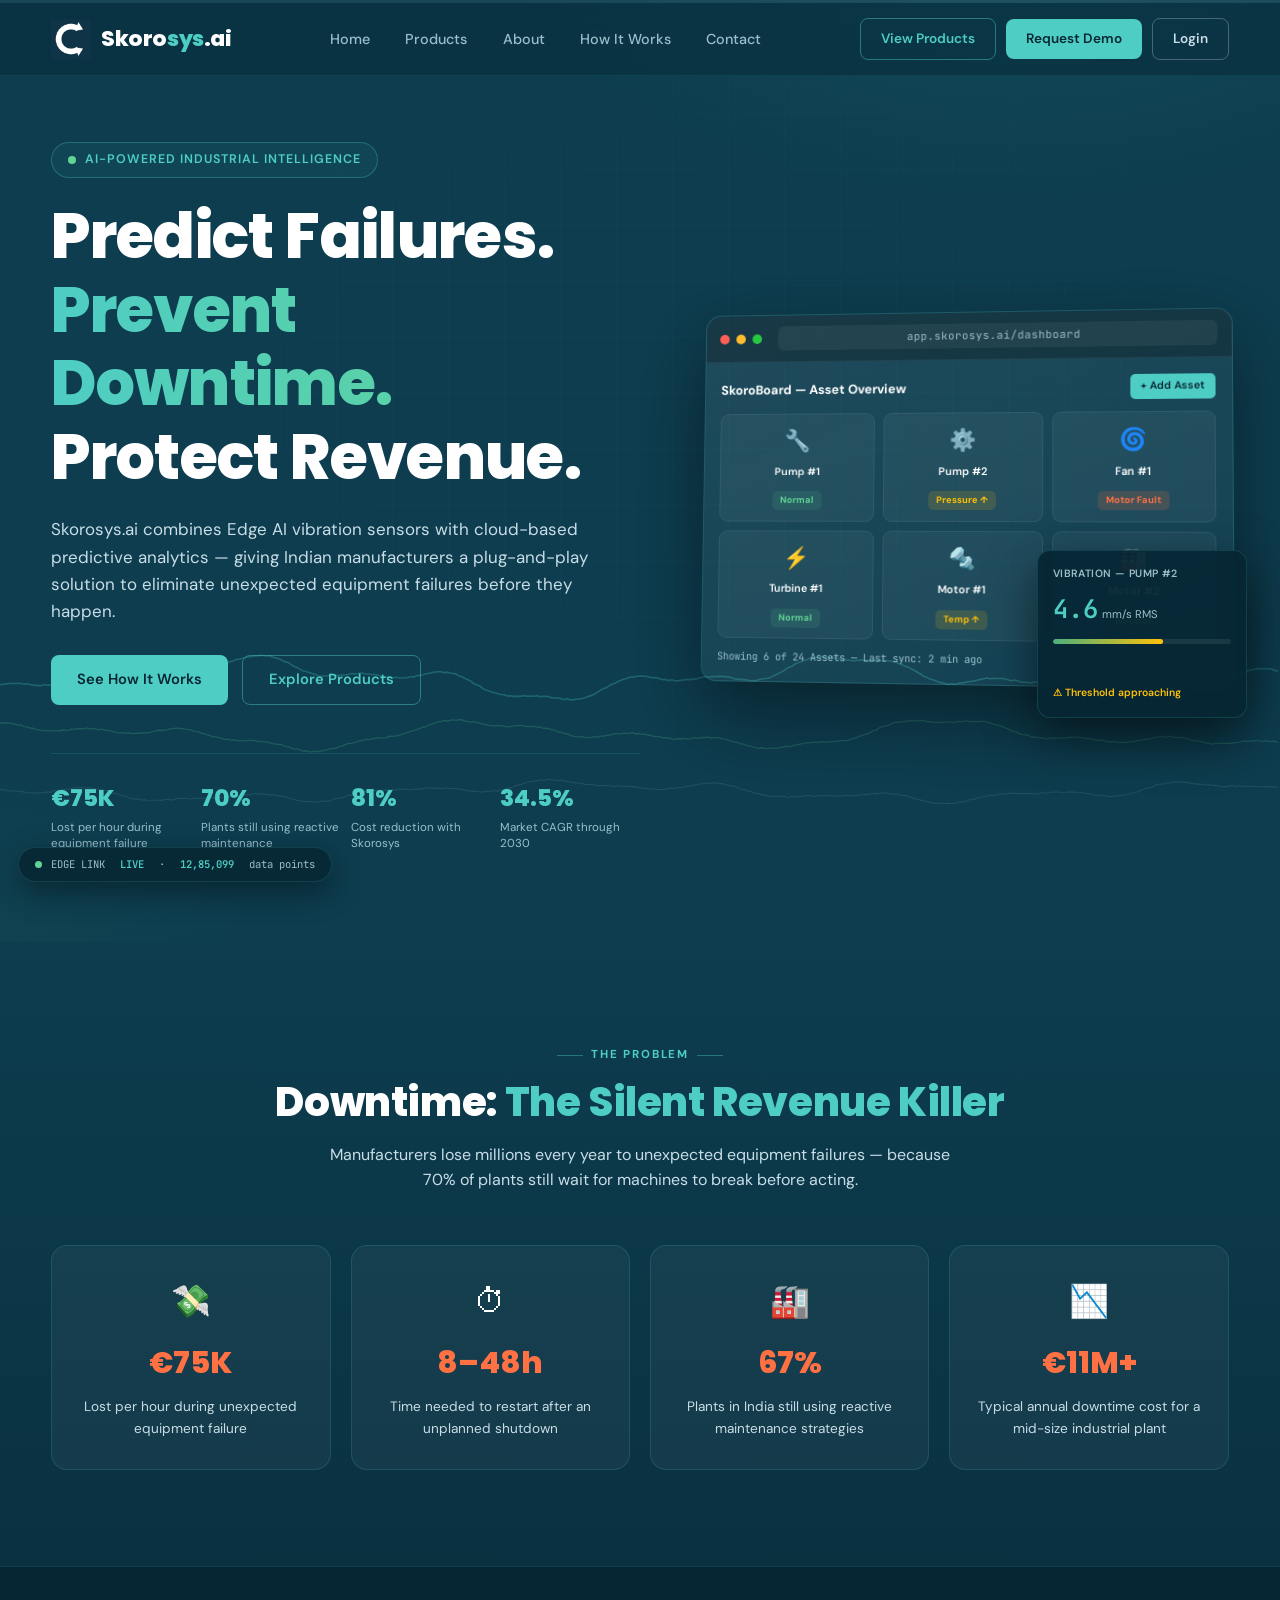
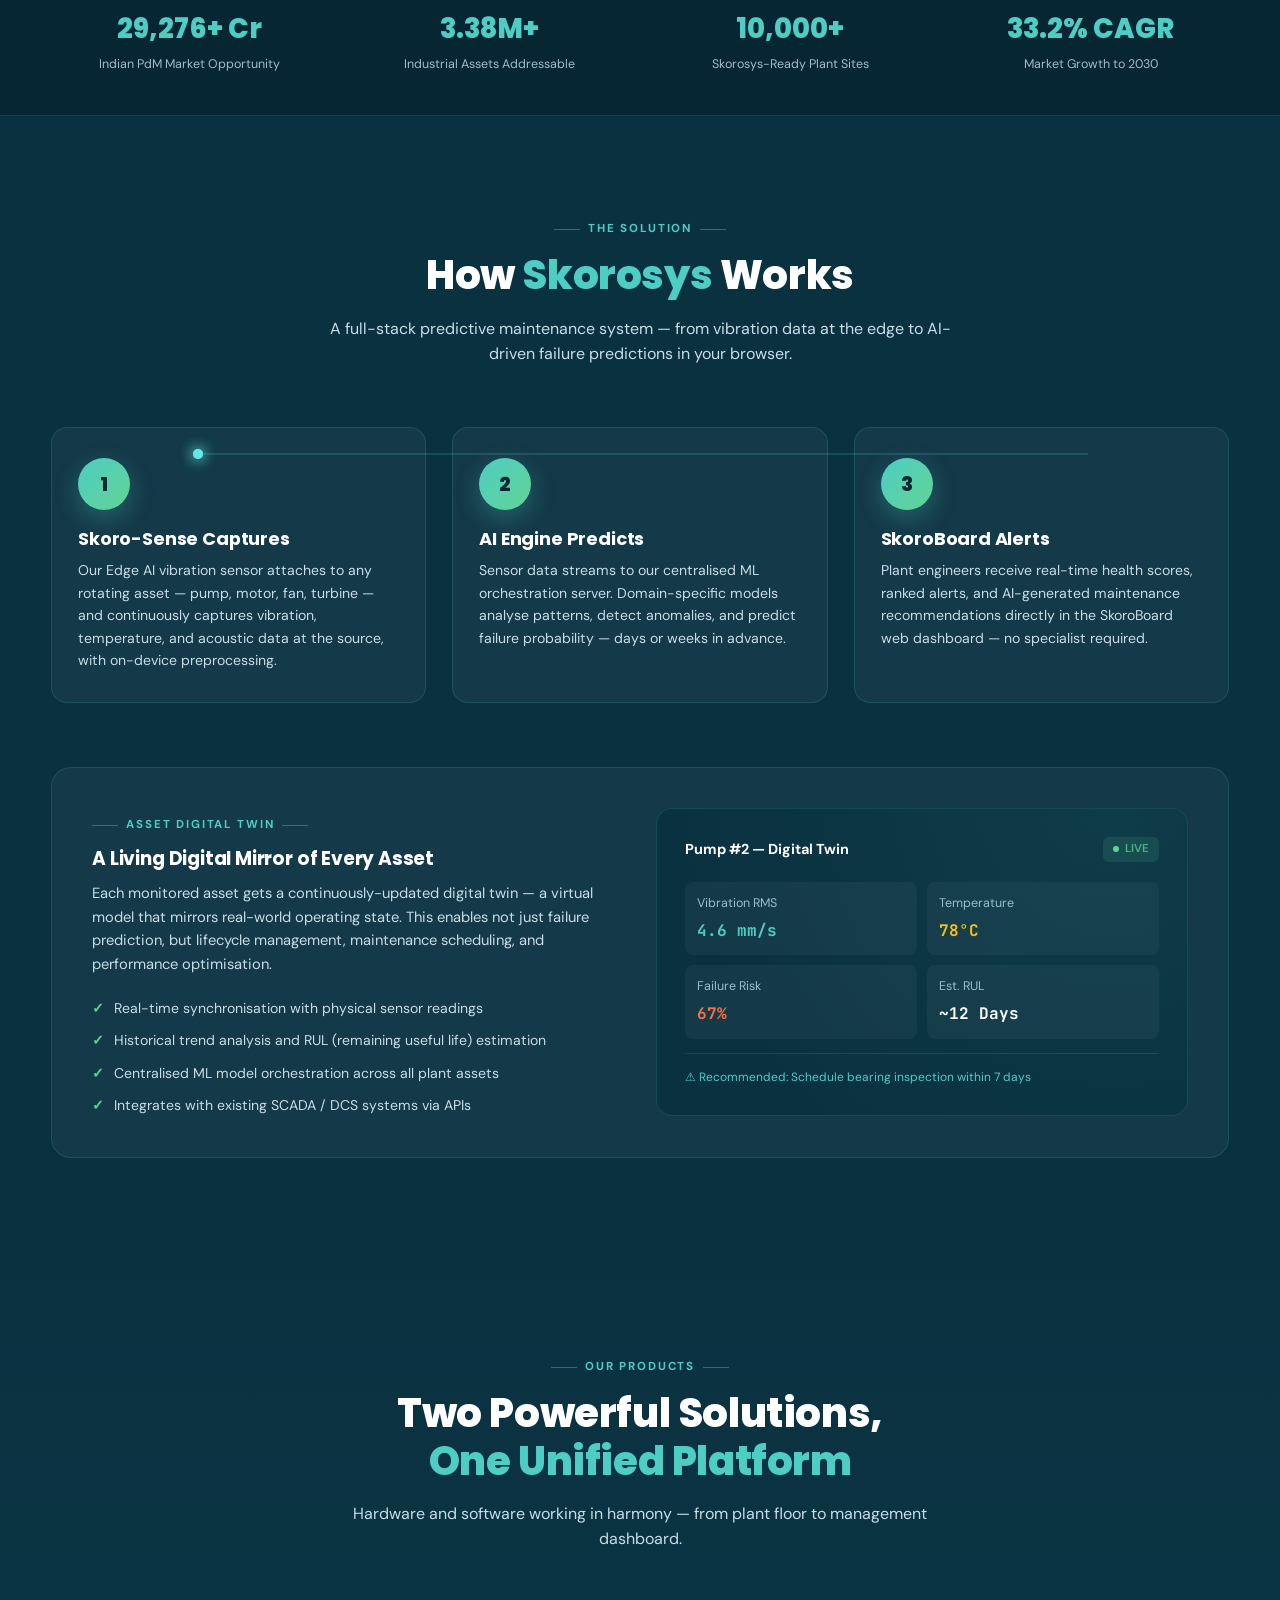
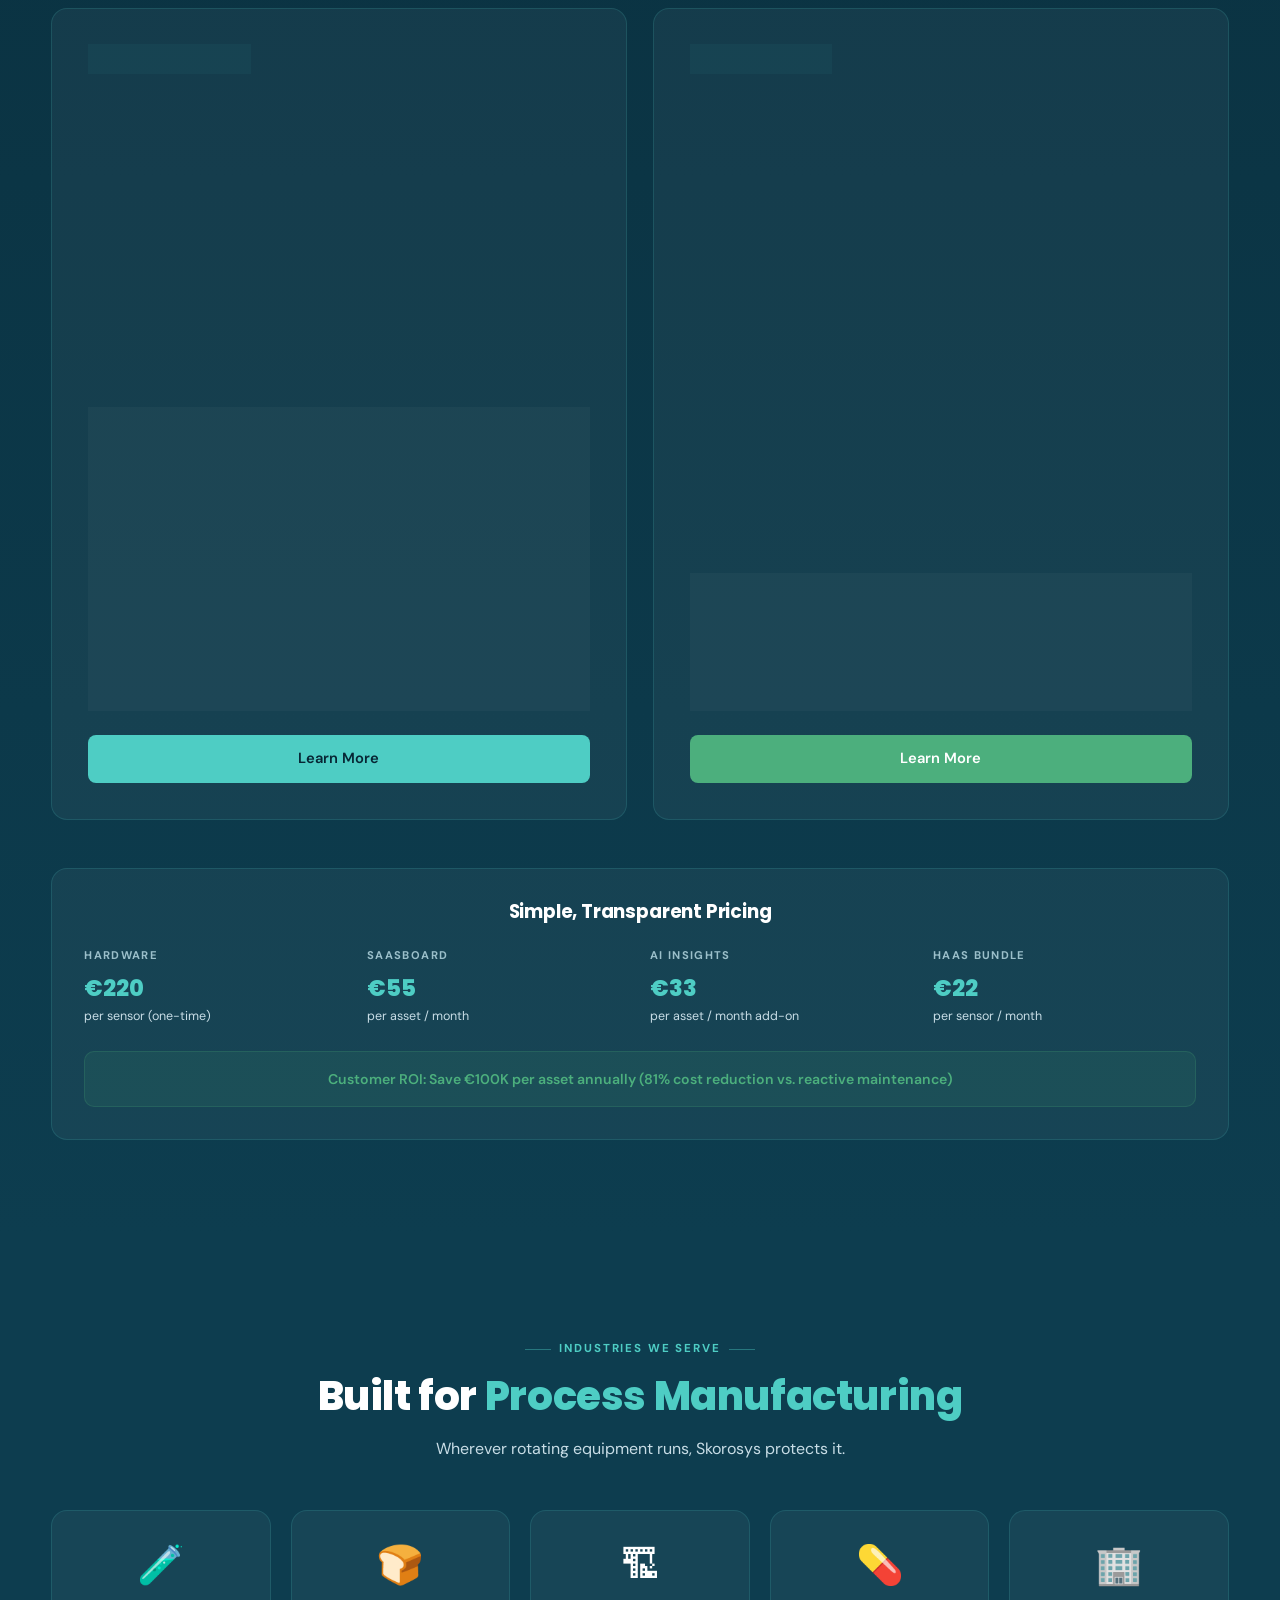
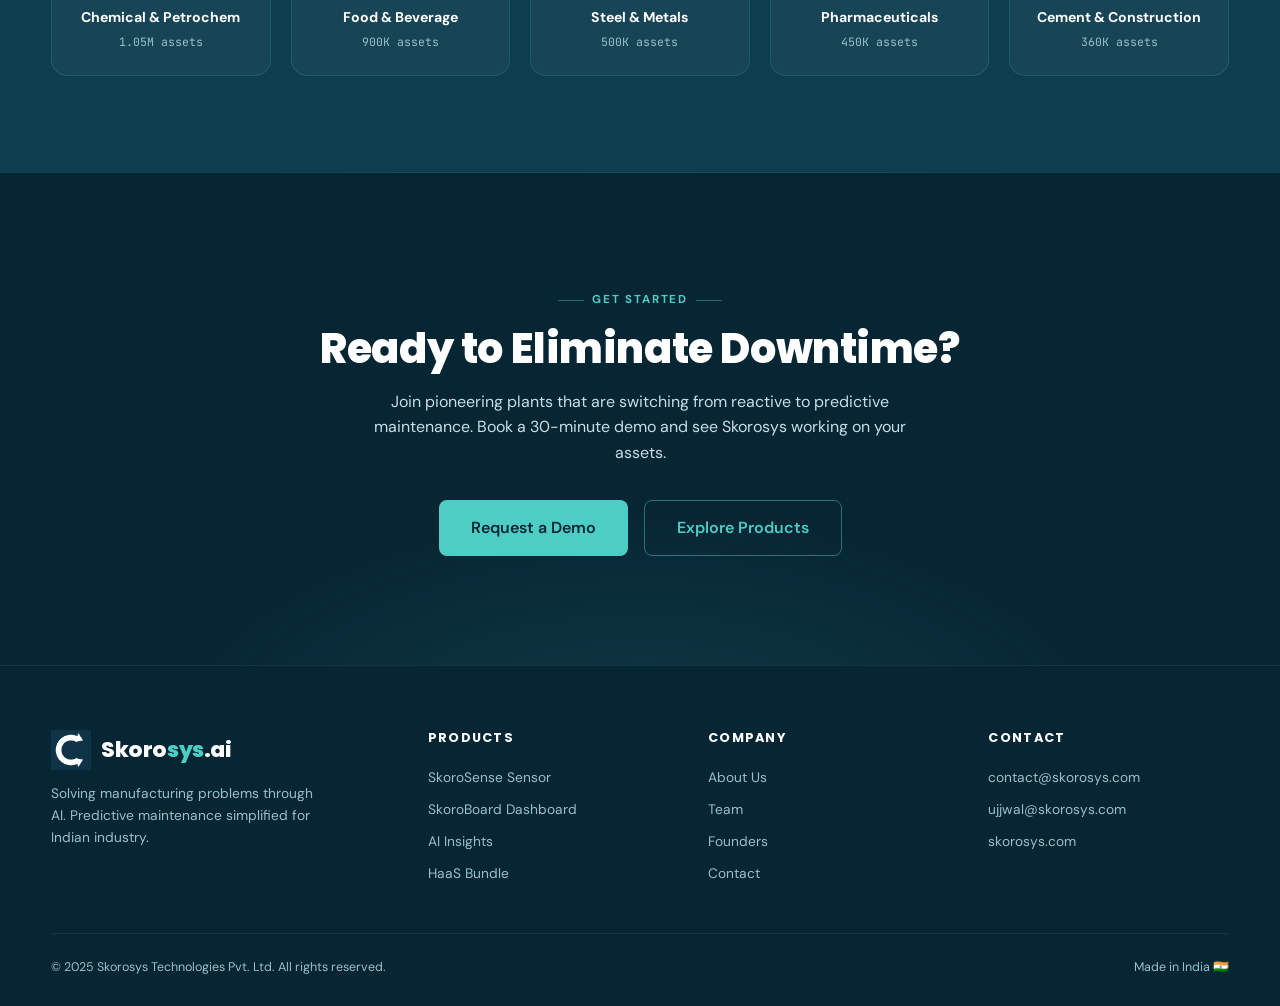
<file: index.html>
<!DOCTYPE html>
<html lang="en">
<head>
  <meta charset="UTF-8" />
  <meta name="viewport" content="width=device-width, initial-scale=1.0" />
  <title>Skorosys.ai — Predictive Maintenance Simplified</title>
  <meta name="description" content="Skorosys.ai delivers AI-powered predictive maintenance with Edge AI sensors and cloud dashboards. Zero downtime for industrial plants." />
  <link rel="icon" type="image/png" href="images/favicon-32.png" />
  <link rel="apple-touch-icon" href="images/favicon-192.png" />
  <link rel="preconnect" href="https://fonts.googleapis.com">
  <link rel="preconnect" href="https://fonts.gstatic.com" crossorigin>
  <link href="https://fonts.googleapis.com/css2?family=Poppins:wght@600;700;800&family=DM+Sans:opsz,wght@9..40,300;9..40,400;9..40,500;9..40,700&family=JetBrains+Mono:wght@400;600&display=swap" rel="stylesheet">

  <style>
  /* ============================================================
     SKOROSYS — LIVE PLANT INTERFACE
     The page itself behaves like a monitored asset:
     telemetry, anomalies, alerts, and self-healing — all ambient.
     Palette unchanged: deep industrial teal + cyan/green signal.
     ============================================================ */
  :root{
    --bg-primary:#0d3d4f;
    --bg-secondary:#0a3140;
    --bg-deep:#072634;
    --bg-card:rgba(255,255,255,0.045);
    --border-card:rgba(78,205,196,0.16);
    --accent-cyan:#4ecdc4;
    --accent-cyan-bright:#5be8df;
    --accent-green:#4caf7d;
    --accent-green-bright:#62d494;
    --warn:#ffc107;
    --danger:#ff7043;
    --text-primary:#ffffff;
    --text-secondary:#c8dde6;
    --text-muted:#9bbfca;
    --mono:'JetBrains Mono',monospace;
    --display:'Poppins',sans-serif;
    --body:'DM Sans',sans-serif;
    --nav-h:72px;
  }

  *{margin:0;padding:0;box-sizing:border-box;}
  html{scroll-behavior:smooth;}
  body{
    background:var(--bg-primary);
    color:var(--text-primary);
    font-family:var(--body);
    overflow-x:hidden;
    line-height:1.6;
  }
  ::selection{background:rgba(78,205,196,0.35);color:#fff;}
  img{max-width:100%;}
  a{color:inherit;}
  ul{list-style:none;}

  .container{width:min(1180px,92%);margin:0 auto;}
  .section{padding:96px 0;position:relative;}
  .text-center{text-align:center;}
  .text-accent{color:var(--accent-cyan);}
  .text-green{color:var(--accent-green-bright);}

  h1,h2,h3,h4,h5{font-family:var(--display);line-height:1.18;letter-spacing:-0.01em;}

  /* ---------- SIGNAL RAIL (scroll progress as live signal) ---------- */
  .signal-rail{
    position:fixed;top:0;left:0;right:0;height:3px;z-index:300;
    background:rgba(255,255,255,0.05);
  }
  .signal-rail .fill{
    height:100%;width:0%;
    background:linear-gradient(90deg,var(--accent-cyan),var(--accent-green-bright));
    box-shadow:0 0 12px rgba(78,205,196,0.8);
    transition:width 80ms linear;
  }

  /* ---------- NAV ---------- */
  .nav{
    position:fixed;top:3px;left:0;right:0;z-index:200;
    background:rgba(10,49,64,0.78);
    backdrop-filter:blur(14px);-webkit-backdrop-filter:blur(14px);
    border-bottom:1px solid rgba(78,205,196,0.1);
    transition:background .3s,box-shadow .3s;
  }
  .nav.scrolled{background:rgba(7,38,52,0.92);box-shadow:0 8px 32px rgba(0,0,0,0.35);}
  .nav-inner{display:flex;align-items:center;justify-content:space-between;height:var(--nav-h);}
  .nav-logo{display:flex;align-items:center;gap:10px;text-decoration:none;}
  .nav-logo-text{font-family:var(--display);font-weight:800;font-size:1.35rem;letter-spacing:-0.02em;}
  .nav-logo-text span{color:var(--accent-cyan);}
  .nav-links{display:flex;gap:2.2rem;}
  .nav-links a{
    text-decoration:none;color:var(--text-muted);font-size:0.9rem;font-weight:500;
    position:relative;padding:4px 0;transition:color .2s;
  }
  .nav-links a::after{
    content:'';position:absolute;left:0;bottom:-2px;height:2px;width:0;
    background:var(--accent-cyan);transition:width .25s ease;border-radius:2px;
  }
  .nav-links a:hover{color:var(--text-primary);}
  .nav-links a:hover::after{width:100%;}
  .nav-cta{display:flex;gap:10px;align-items:center;}

  .btn{
    display:inline-flex;align-items:center;gap:8px;text-decoration:none;
    font-weight:600;font-size:0.92rem;padding:12px 26px;border-radius:8px;
    transition:transform .2s ease,box-shadow .2s ease,background .2s,color .2s,border-color .2s;
    will-change:transform;position:relative;overflow:hidden;
  }
  .btn-primary{background:var(--accent-cyan);color:var(--bg-deep);}
  .btn-primary:hover{background:var(--accent-cyan-bright);box-shadow:0 10px 30px rgba(78,205,196,0.35);}
  .btn-green{background:var(--accent-green);color:#fff;}
  .btn-green:hover{background:var(--accent-green-bright);box-shadow:0 10px 30px rgba(76,175,125,0.35);}
  .btn-outline{border:1px solid rgba(78,205,196,0.45);color:var(--accent-cyan);}
  .btn-outline:hover{background:rgba(78,205,196,0.1);border-color:var(--accent-cyan);}
  .btn-login{border:1px solid rgba(255,255,255,0.25);color:var(--text-secondary);}
  .btn-login:hover{border-color:#fff;color:#fff;}
  .btn-sm{padding:9px 20px;font-size:0.85rem;}
  .btn-lg{padding:14px 32px;font-size:1rem;}

  .hamburger{display:none;flex-direction:column;gap:5px;cursor:pointer;padding:8px;}
  .hamburger span{width:24px;height:2px;background:var(--text-primary);border-radius:2px;transition:transform .3s,opacity .3s;}
  .hamburger.open span:nth-child(1){transform:translateY(7px) rotate(45deg);}
  .hamburger.open span:nth-child(2){opacity:0;}
  .hamburger.open span:nth-child(3){transform:translateY(-7px) rotate(-45deg);}

  .mobile-menu{
    display:none;position:fixed;top:calc(var(--nav-h) + 3px);left:0;right:0;z-index:190;
    background:rgba(7,38,52,0.97);backdrop-filter:blur(16px);
    border-bottom:1px solid var(--border-card);
    padding:18px 6% 26px;flex-direction:column;gap:6px;
    transform:translateY(-8px);opacity:0;pointer-events:none;
    transition:transform .25s ease,opacity .25s ease;
  }
  .mobile-menu.open{transform:translateY(0);opacity:1;pointer-events:auto;}
  .mobile-menu a{
    text-decoration:none;color:var(--text-secondary);font-weight:500;
    padding:12px 4px;border-bottom:1px solid rgba(255,255,255,0.06);
  }
  .mobile-menu a:hover{color:var(--accent-cyan);}

  /* ---------- HERO ---------- */
  .hero{
    min-height:100vh;display:flex;align-items:center;
    padding:calc(var(--nav-h) + 70px) 0 90px;position:relative;overflow:hidden;
    background:
      radial-gradient(900px 500px at 80% -10%,rgba(78,205,196,0.10),transparent 60%),
      radial-gradient(700px 500px at -10% 110%,rgba(76,175,125,0.08),transparent 60%),
      var(--bg-primary);
  }
  /* live waveform canvas — the page's pulse */
  #waveCanvas{
    position:absolute;inset:0;width:100%;height:100%;
    opacity:0.5;pointer-events:none;
  }
  .hero-grid-bg{
    position:absolute;inset:0;pointer-events:none;opacity:0.5;
    background-image:
      linear-gradient(rgba(78,205,196,0.05) 1px,transparent 1px),
      linear-gradient(90deg,rgba(78,205,196,0.05) 1px,transparent 1px);
    background-size:56px 56px;
    mask-image:radial-gradient(ellipse 80% 70% at 50% 40%,black 30%,transparent 75%);
    -webkit-mask-image:radial-gradient(ellipse 80% 70% at 50% 40%,black 30%,transparent 75%);
    transition:transform .4s ease-out;
  }
  /* anomaly sweep — a red scanline that crosses the hero when an anomaly fires */
  .anomaly-sweep{
    position:absolute;top:0;bottom:0;width:2px;left:-5%;
    background:linear-gradient(180deg,transparent,rgba(255,112,67,0.9),transparent);
    box-shadow:0 0 24px rgba(255,112,67,0.7);
    opacity:0;pointer-events:none;
  }
  .anomaly-sweep.run{animation:sweep 1.6s ease-in-out;}
  @keyframes sweep{
    0%{left:-5%;opacity:0;}
    15%{opacity:1;}
    85%{opacity:1;}
    100%{left:105%;opacity:0;}
  }

  .hero-content{
    position:relative;z-index:2;
    display:grid;grid-template-columns:1.05fr 0.95fr;gap:56px;align-items:center;
  }
  .hero-badge{
    display:inline-flex;align-items:center;gap:9px;
    font-size:0.78rem;font-weight:600;letter-spacing:0.08em;text-transform:uppercase;
    color:var(--accent-cyan);
    border:1px solid rgba(78,205,196,0.3);border-radius:99px;
    padding:7px 16px;margin-bottom:22px;
    background:rgba(78,205,196,0.06);
  }
  .hero-badge .dot{
    width:8px;height:8px;border-radius:50%;background:var(--accent-green-bright);
    animation:pulse-dot 2s ease-in-out infinite;
  }
  @keyframes pulse-dot{
    0%,100%{box-shadow:0 0 0 0 rgba(98,212,148,0.6);}
    50%{box-shadow:0 0 0 7px rgba(98,212,148,0);}
  }
  .hero-title{
    font-size:clamp(2.4rem,5vw,3.9rem);font-weight:800;margin-bottom:22px;
  }
  .hero-title .line{display:block;overflow:hidden;}
  .hero-title .line>span{display:inline-block;transform:translateY(110%);animation:riseUp .9s cubic-bezier(.2,.7,.2,1) forwards;}
  .hero-title .line:nth-child(2)>span{animation-delay:.12s;}
  .hero-title .line:nth-child(3)>span{animation-delay:.24s;}
  @keyframes riseUp{to{transform:translateY(0);}}
  .grad{
    background:linear-gradient(92deg,var(--accent-cyan) 0%,var(--accent-green-bright) 100%);
    -webkit-background-clip:text;background-clip:text;color:transparent;
  }
  .hero-desc{color:var(--text-secondary);font-size:1.06rem;max-width:540px;margin-bottom:30px;}
  .hero-actions{display:flex;gap:14px;flex-wrap:wrap;margin-bottom:48px;}

  .hero-stats{
    display:grid;grid-template-columns:repeat(4,1fr);gap:10px;
    border-top:1px solid rgba(78,205,196,0.15);padding-top:26px;
  }
  .hero-stat-num{
    font-family:var(--display);font-weight:800;font-size:1.45rem;color:var(--accent-cyan);
  }
  .hero-stat-label{font-size:0.72rem;color:var(--text-muted);line-height:1.4;margin-top:3px;}

  /* ---------- DASHBOARD MOCKUP (now alive) ---------- */
  .hero-visual{position:relative;perspective:1200px;}
  .dashboard-mockup{
    background:linear-gradient(160deg,rgba(255,255,255,0.07),rgba(255,255,255,0.025));
    border:1px solid var(--border-card);border-radius:16px;overflow:hidden;
    box-shadow:0 30px 80px rgba(0,0,0,0.45);
    transform:rotateY(-6deg) rotateX(3deg);
    transition:transform .5s ease;
    position:relative;
  }
  .hero-visual:hover .dashboard-mockup{transform:rotateY(0deg) rotateX(0deg);}
  /* dashboard scanline — like a CRT refresh, very subtle */
  .dashboard-mockup::after{
    content:'';position:absolute;left:0;right:0;height:60px;top:-60px;
    background:linear-gradient(180deg,transparent,rgba(78,205,196,0.06),transparent);
    animation:scan 6s linear infinite;pointer-events:none;
  }
  @keyframes scan{0%{top:-60px;}100%{top:110%;}}
  .mockup-bar{
    display:flex;align-items:center;gap:7px;padding:11px 14px;
    background:rgba(0,0,0,0.25);border-bottom:1px solid rgba(255,255,255,0.06);
  }
  .mockup-bar span[class^="dot-"]{width:10px;height:10px;border-radius:50%;}
  .dot-red{background:#ff5f57;}.dot-yellow{background:#febc2e;}.dot-green{background:#28c840;}
  .url-bar{
    margin-left:10px;font-family:var(--mono);font-size:0.68rem;color:var(--text-muted);
    background:rgba(255,255,255,0.06);padding:4px 14px;border-radius:6px;flex:1;text-align:center;
  }
  .mockup-body{padding:16px;}
  .mockup-header{display:flex;justify-content:space-between;align-items:center;margin-bottom:12px;}
  .mockup-title{font-weight:700;font-size:0.82rem;}
  .mockup-btn{
    font-size:0.66rem;font-weight:600;color:var(--bg-deep);background:var(--accent-cyan);
    padding:4px 10px;border-radius:5px;
  }
  .mockup-grid{display:grid;grid-template-columns:repeat(3,1fr);gap:9px;}
  .mockup-asset{
    background:rgba(255,255,255,0.045);border:1px solid rgba(255,255,255,0.07);
    border-radius:9px;padding:10px;text-align:center;
    transition:border-color .3s,transform .3s;
  }
  .mockup-asset.alerting{border-color:rgba(255,112,67,0.6);animation:alertPulse 1s ease-in-out 3;}
  @keyframes alertPulse{50%{box-shadow:0 0 18px rgba(255,112,67,0.35);transform:scale(1.03);}}
  .mockup-asset-img{font-size:1.35rem;margin-bottom:5px;}
  .mockup-asset-name{font-size:0.68rem;font-weight:600;margin-bottom:5px;}
  .mockup-asset-status{
    display:inline-block;font-size:0.58rem;font-weight:700;padding:2px 8px;border-radius:5px;
  }
  .status-normal{background:rgba(76,175,125,0.16);color:var(--accent-green-bright);}
  .status-warning{background:rgba(255,193,7,0.14);color:var(--warn);}
  .status-danger{background:rgba(255,112,67,0.16);color:var(--danger);}
  .mockup-foot{font-size:0.65rem;color:var(--text-muted);margin-top:10px;font-family:var(--mono);}

  /* floating live sensor card */
  .sensor-float{
    position:absolute;right:-18px;bottom:-34px;width:210px;
    background:rgba(7,38,52,0.95);border:1px solid var(--border-card);
    border-radius:13px;padding:15px;box-shadow:0 18px 50px rgba(0,0,0,0.5);
    animation:floaty 5s ease-in-out infinite;z-index:3;
  }
  @keyframes floaty{0%,100%{transform:translateY(0);}50%{transform:translateY(-10px);}}
  .sensor-float-title{font-size:0.66rem;color:var(--text-muted);font-weight:600;letter-spacing:0.04em;text-transform:uppercase;margin-bottom:6px;}
  .sensor-float-val{font-family:var(--mono);font-weight:600;font-size:1.6rem;color:var(--accent-cyan);transition:color .3s;}
  .sensor-float.hot .sensor-float-val{color:var(--danger);}
  .sensor-float-unit{font-size:0.7rem;color:var(--text-muted);}
  .sensor-float-bar{height:5px;background:rgba(255,255,255,0.08);border-radius:4px;margin-top:9px;overflow:hidden;}
  .sensor-float-fill{
    height:100%;width:62%;border-radius:4px;
    background:linear-gradient(90deg,var(--accent-green),var(--warn));
    transition:width .6s cubic-bezier(.2,.7,.2,1),background .4s;
  }
  .sensor-float.hot .sensor-float-fill{background:linear-gradient(90deg,var(--warn),var(--danger));}
  .sensor-float-note{font-size:0.65rem;color:var(--warn);margin-top:7px;font-weight:600;}
  #sensorSpark{display:block;width:100%;height:26px;margin-top:8px;opacity:0.9;}

  /* ---------- ANOMALY TOAST (the product demoing itself) ---------- */
  .toast-stack{
    position:fixed;right:18px;bottom:18px;z-index:400;
    display:flex;flex-direction:column;gap:10px;align-items:flex-end;pointer-events:none;
  }
  .toast{
    background:rgba(7,38,52,0.97);border:1px solid rgba(255,112,67,0.45);
    border-left:3px solid var(--danger);
    border-radius:11px;padding:12px 16px;max-width:330px;
    box-shadow:0 16px 50px rgba(0,0,0,0.55);
    font-size:0.8rem;color:var(--text-secondary);
    transform:translateX(120%);transition:transform .45s cubic-bezier(.2,.8,.25,1);
  }
  .toast.ok{border-color:rgba(76,175,125,0.45);border-left-color:var(--accent-green-bright);}
  .toast.show{transform:translateX(0);}
  .toast b{color:var(--text-primary);font-weight:700;display:block;margin-bottom:2px;font-size:0.82rem;}
  .toast .t-mono{font-family:var(--mono);font-size:0.68rem;color:var(--text-muted);display:block;margin-top:4px;}

  /* ---------- EDGE LINK PILL (ambient telemetry) ---------- */
  .edge-pill{
    position:fixed;left:18px;bottom:18px;z-index:400;
    display:flex;align-items:center;gap:9px;
    background:rgba(7,38,52,0.92);border:1px solid var(--border-card);
    border-radius:99px;padding:8px 16px;
    font-family:var(--mono);font-size:0.66rem;color:var(--text-muted);
    box-shadow:0 10px 30px rgba(0,0,0,0.4);
  }
  .edge-pill .led{
    width:7px;height:7px;border-radius:50%;background:var(--accent-green-bright);
    animation:pulse-dot 1.6s ease-in-out infinite;
  }
  .edge-pill b{color:var(--accent-cyan);font-weight:600;}

  /* ---------- SECTION CHROME ---------- */
  .section-label{
    display:inline-flex;align-items:center;gap:8px;
    font-size:0.72rem;font-weight:700;letter-spacing:0.16em;text-transform:uppercase;
    color:var(--accent-cyan);margin-bottom:14px;
  }
  .section-label::before,.section-label::after{
    content:'';height:1px;width:26px;background:rgba(78,205,196,0.4);
  }
  .section-title{font-size:clamp(1.7rem,3.4vw,2.5rem);font-weight:800;margin-bottom:16px;}
  .section-subtitle{color:var(--text-secondary);max-width:640px;margin:0 auto 8px;font-size:1rem;}

  .card{
    background:var(--bg-card);border:1px solid var(--border-card);border-radius:16px;
    transition:transform .35s ease,border-color .35s ease,box-shadow .35s ease;
    position:relative;
  }
  .card:hover{border-color:rgba(78,205,196,0.4);box-shadow:0 18px 50px rgba(0,0,0,0.35);}

  /* ---------- PROBLEM ---------- */
  .problem-section{background:linear-gradient(180deg,var(--bg-primary),var(--bg-secondary));}
  .problem-grid{display:grid;grid-template-columns:repeat(4,1fr);gap:20px;margin-top:52px;}
  .problem-card{padding:30px 24px;text-align:center;}
  .problem-card:hover{transform:translateY(-6px);}
  .problem-icon{font-size:2rem;margin-bottom:12px;}
  .problem-num{font-family:var(--display);font-weight:800;font-size:1.9rem;color:var(--danger);margin-bottom:8px;}
  .problem-desc{font-size:0.85rem;color:var(--text-secondary);}

  /* ---------- MARKET STRIP ---------- */
  .market-strip{
    background:var(--bg-deep);border-top:1px solid var(--border-card);border-bottom:1px solid var(--border-card);
    padding:40px 0;position:relative;overflow:hidden;
  }
  .market-strip::before{
    content:'';position:absolute;top:0;left:-40%;width:40%;height:1px;
    background:linear-gradient(90deg,transparent,var(--accent-cyan),transparent);
    animation:strip-run 4s linear infinite;
  }
  @keyframes strip-run{to{left:110%;}}
  .market-strip-inner{display:grid;grid-template-columns:repeat(4,1fr);gap:24px;text-align:center;}
  .market-item-num{font-family:var(--display);font-weight:800;font-size:1.7rem;color:var(--accent-cyan);}
  .market-item-label{font-size:0.78rem;color:var(--text-muted);margin-top:4px;}

  /* ---------- HOW IT WORKS ---------- */
  .how-section{background:var(--bg-secondary);}
  .how-steps{
    display:grid;grid-template-columns:repeat(3,1fr);gap:26px;margin-top:60px;text-align:left;
    position:relative;
  }
  /* data flow line: pulses travel sensor → AI → dashboard */
  .how-steps::before{
    content:'';position:absolute;top:26px;left:12%;right:12%;height:2px;
    background:rgba(78,205,196,0.18);z-index:0;
  }
  .flow-pulse{
    position:absolute;top:22px;left:12%;width:10px;height:10px;border-radius:50%;
    background:var(--accent-cyan-bright);box-shadow:0 0 14px var(--accent-cyan);
    animation:flow 3.2s cubic-bezier(.4,0,.6,1) infinite;z-index:1;
  }
  .flow-pulse.p2{animation-delay:1.6s;}
  @keyframes flow{
    0%{left:12%;opacity:0;}
    8%{opacity:1;}
    92%{opacity:1;}
    100%{left:calc(88% - 10px);opacity:0;}
  }
  .how-step{position:relative;z-index:2;background:var(--bg-card);border:1px solid var(--border-card);border-radius:16px;padding:30px 26px;transition:transform .35s,border-color .35s;}
  .how-step:hover{transform:translateY(-6px);border-color:rgba(78,205,196,0.4);}
  .how-step-num{
    width:52px;height:52px;border-radius:50%;display:flex;align-items:center;justify-content:center;
    font-family:var(--display);font-weight:800;font-size:1.25rem;color:var(--bg-deep);
    background:linear-gradient(135deg,var(--accent-cyan),var(--accent-green-bright));
    margin-bottom:18px;box-shadow:0 8px 24px rgba(78,205,196,0.3);
  }
  .how-step h3{font-size:1.12rem;margin-bottom:10px;}
  .how-step p{font-size:0.88rem;color:var(--text-secondary);}

  /* ---------- DIGITAL TWIN PANEL ---------- */
  .twin-panel{
    margin-top:64px;padding:40px;background:var(--bg-card);
    border:1px solid var(--border-card);border-radius:20px;text-align:left;
  }
  .twin-grid{display:grid;grid-template-columns:1fr 1fr;gap:32px;align-items:center;}
  .twin-card{
    background:var(--bg-secondary);border-radius:16px;padding:28px;border:1px solid var(--border-card);
    position:relative;overflow:hidden;
  }
  .twin-card::before{ /* breathing glow = the twin is alive */
    content:'';position:absolute;inset:-40%;
    background:radial-gradient(circle at 70% 20%,rgba(78,205,196,0.07),transparent 55%);
    animation:breathe 5s ease-in-out infinite;pointer-events:none;
  }
  @keyframes breathe{50%{opacity:0.4;transform:scale(1.06);}}
  .twin-head{display:flex;justify-content:space-between;align-items:center;margin-bottom:20px;}
  .twin-title{font-weight:700;font-size:0.9rem;}
  .twin-live{
    font-size:0.72rem;background:rgba(76,175,125,0.15);color:var(--accent-green);
    padding:3px 10px;border-radius:6px;font-weight:600;
    display:inline-flex;align-items:center;gap:6px;
  }
  .twin-live::before{content:'';width:6px;height:6px;border-radius:50%;background:var(--accent-green-bright);animation:pulse-dot 1.6s infinite;}
  .twin-metrics{display:grid;grid-template-columns:1fr 1fr;gap:10px;font-size:0.78rem;}
  .twin-metric{background:rgba(255,255,255,0.04);border-radius:8px;padding:12px;transition:background .3s;}
  .twin-metric:hover{background:rgba(255,255,255,0.07);}
  .twin-metric .k{color:var(--text-muted);margin-bottom:4px;}
  .twin-metric .v{font-weight:700;font-size:1rem;font-family:var(--mono);}
  .v-cyan{color:var(--accent-cyan);}
  .v-warn{color:var(--warn);}
  .v-danger{color:var(--danger);}
  .twin-reco{margin-top:14px;padding-top:14px;border-top:1px solid var(--border-card);font-size:0.75rem;color:var(--accent-cyan);}
  .product-feature{display:flex;gap:10px;align-items:flex-start;font-size:0.88rem;color:var(--text-secondary);}
  .check{color:var(--accent-green-bright);font-weight:700;flex-shrink:0;}
  .twin-list{margin-top:20px;display:flex;flex-direction:column;gap:10px;}

  /* ---------- PRODUCTS ---------- */
  .products-section{background:linear-gradient(180deg,var(--bg-secondary) 0%,var(--bg-primary) 100%);}
  .products-grid{display:grid;grid-template-columns:1fr 1fr;gap:26px;margin-top:56px;text-align:left;}
  .product-card{padding:36px;display:flex;flex-direction:column;transform-style:preserve-3d;}
  .product-tag{
    align-self:flex-start;font-size:0.66rem;font-weight:700;letter-spacing:0.12em;text-transform:uppercase;
    color:var(--accent-cyan);border:1px solid rgba(78,205,196,0.35);border-radius:99px;
    padding:5px 13px;margin-bottom:18px;background:rgba(78,205,196,0.05);
  }
  .product-name{font-size:1.7rem;font-weight:800;margin-bottom:12px;}
  .product-desc{color:var(--text-secondary);font-size:0.92rem;margin-bottom:22px;}
  .product-features{display:flex;flex-direction:column;gap:10px;margin-bottom:26px;}
  .product-visual{
    margin-top:auto;text-align:center;padding:18px;border-radius:12px;
    background:rgba(255,255,255,0.03);
  }
  .product-visual img{
    width:100%;max-width:260px;margin:0 auto;display:block;
    filter:drop-shadow(0 8px 24px rgba(0,0,0,0.4));
    transition:transform .4s ease;
  }
  .product-card:hover .product-visual img{transform:translateY(-6px) scale(1.03);}
  .product-emoji{font-size:4rem;letter-spacing:4px;}
  .product-cta{margin-top:24px;display:flex;gap:12px;}
  .product-cta .btn{flex:1;justify-content:center;}

  /* ---------- PRICING ---------- */
  .pricing-panel{
    margin-top:48px;padding:32px;background:var(--bg-card);
    border:1px solid var(--border-card);border-radius:16px;
  }
  .pricing-panel h3{margin-bottom:24px;}
  .pricing-grid{display:grid;grid-template-columns:repeat(4,1fr);gap:20px;text-align:left;}
  .price-k{font-size:0.7rem;text-transform:uppercase;letter-spacing:0.12em;color:var(--text-muted);margin-bottom:6px;font-weight:700;}
  .price-v{font-family:var(--display);font-size:1.4rem;font-weight:800;color:var(--accent-cyan);}
  .price-sub{font-size:0.78rem;color:var(--text-secondary);}
  .roi-banner{
    margin-top:24px;padding:16px 20px;background:rgba(76,175,114,0.1);
    border:1px solid rgba(76,175,114,0.2);border-radius:10px;
    font-size:0.88rem;color:var(--accent-green);font-weight:600;
  }

  /* ---------- INDUSTRIES ---------- */
  .industries-grid{display:grid;grid-template-columns:repeat(5,1fr);gap:20px;margin-top:48px;}
  .industry-card{padding:24px;text-align:center;}
  .industry-card:hover{transform:translateY(-6px) rotate(-0.5deg);}
  .industry-icon{font-size:2.4rem;margin-bottom:10px;display:inline-block;transition:transform .35s ease;}
  .industry-card:hover .industry-icon{transform:scale(1.18) rotate(6deg);}
  .industry-name{font-weight:700;font-size:0.88rem;}
  .industry-assets{font-size:0.72rem;color:var(--text-muted);margin-top:4px;font-family:var(--mono);}

  /* ---------- CTA ---------- */
  .cta-section{
    padding:110px 0;text-align:center;position:relative;overflow:hidden;
    background:
      radial-gradient(700px 360px at 50% 120%,rgba(78,205,196,0.13),transparent 70%),
      var(--bg-deep);
    border-top:1px solid var(--border-card);
  }
  .cta-section h2{font-size:clamp(1.8rem,3.6vw,2.6rem);font-weight:800;margin-bottom:16px;}
  .cta-section p{color:var(--text-secondary);max-width:560px;margin:0 auto 34px;}
  .cta-actions{display:flex;gap:16px;justify-content:center;flex-wrap:wrap;}

  /* ---------- FOOTER ---------- */
  .footer{background:var(--bg-deep);padding:64px 0 28px;border-top:1px solid rgba(255,255,255,0.06);}
  .footer-grid{display:grid;grid-template-columns:1.4fr 1fr 1fr 1fr;gap:40px;margin-bottom:44px;}
  .footer-brand p{color:var(--text-muted);font-size:0.86rem;margin-top:12px;max-width:280px;}
  .footer-col h5{font-size:0.8rem;text-transform:uppercase;letter-spacing:0.1em;color:var(--text-primary);margin-bottom:16px;}
  .footer-col a{display:block;text-decoration:none;color:var(--text-muted);font-size:0.86rem;padding:5px 0;transition:color .2s,transform .2s;}
  .footer-col a:hover{color:var(--accent-cyan);transform:translateX(3px);}
  .footer-bottom{
    display:flex;justify-content:space-between;flex-wrap:wrap;gap:10px;
    border-top:1px solid rgba(255,255,255,0.06);padding-top:24px;
    font-size:0.78rem;color:var(--text-muted);
  }

  /* ---------- REVEAL CHOREOGRAPHY ---------- */
  .reveal{opacity:0;transform:translateY(34px);transition:opacity .8s cubic-bezier(.2,.7,.2,1),transform .8s cubic-bezier(.2,.7,.2,1);}
  .reveal.visible{opacity:1;transform:translateY(0);}
  .reveal-delay-1{transition-delay:.1s;}
  .reveal-delay-2{transition-delay:.2s;}
  .reveal-delay-3{transition-delay:.3s;}
  .reveal-delay-4{transition-delay:.4s;}

  /* ---------- RESPONSIVE ---------- */
  @media(max-width:1024px){
    .hero-content{grid-template-columns:1fr;gap:64px;}
    .hero-visual{max-width:560px;margin:0 auto;}
    .twin-grid{grid-template-columns:1fr;}
    .industries-grid{grid-template-columns:repeat(3,1fr);}
    .problem-grid,.market-strip-inner,.pricing-grid{grid-template-columns:repeat(2,1fr);}
  }
  @media(max-width:820px){
    .nav-links,.nav-cta{display:none;}
    .hamburger{display:flex;}
    .mobile-menu{display:flex;}
    .how-steps{grid-template-columns:1fr;}
    .how-steps::before,.flow-pulse{display:none;}
    .products-grid{grid-template-columns:1fr;}
    .footer-grid{grid-template-columns:1fr 1fr;}
    .edge-pill{display:none;}
  }
  @media(max-width:560px){
    .hero-stats{grid-template-columns:repeat(2,1fr);gap:18px 10px;}
    .industries-grid{grid-template-columns:repeat(2,1fr);}
    .problem-grid,.market-strip-inner,.pricing-grid{grid-template-columns:1fr;}
    .sensor-float{right:0;bottom:-44px;width:185px;}
    .section{padding:72px 0;}
    .footer-grid{grid-template-columns:1fr;}
  }

  /* ---------- ACCESSIBILITY ---------- */
  a:focus-visible,.hamburger:focus-visible{outline:2px solid var(--accent-cyan);outline-offset:3px;border-radius:6px;}
  @media(prefers-reduced-motion:reduce){
    *,*::before,*::after{animation-duration:0.01ms !important;animation-iteration-count:1 !important;transition-duration:0.01ms !important;}
    html{scroll-behavior:auto;}
    .reveal{opacity:1;transform:none;}
    .hero-title .line>span{transform:none;animation:none;}
    #waveCanvas{display:none;}
  }
  </style>
</head>
<body>

  <!-- scroll progress as a live signal rail -->
  <div class="signal-rail" aria-hidden="true"><div class="fill" id="railFill"></div></div>

  <!-- ======== NAV ======== -->
  <nav class="nav" id="nav">
    <div class="container nav-inner">
      <a href="index.html" class="nav-logo" aria-label="Skorosys home">
        <img src="images/logo-icon.png" alt="Skorosys logo" style="width:40px;height:40px;object-fit:contain;">
        <span class="nav-logo-text">Skoro<span>sys</span>.ai</span>
      </a>

      <ul class="nav-links">
        <li><a href="index.html">Home</a></li>
        <li><a href="products.html">Products</a></li>
        <li><a href="about.html">About</a></li>
        <li><a href="#how-it-works">How It Works</a></li>
        <li><a href="#contact">Contact</a></li>
      </ul>

      <div class="nav-cta">
        <a href="products.html" class="btn btn-outline btn-sm">View Products</a>
        <a href="#contact" class="btn btn-primary btn-sm">Request Demo</a>
        <a href="https://skorosys.com/login" target="_blank" rel="noopener" class="btn btn-login btn-sm">Login</a>
      </div>

      <div class="hamburger" id="hamburger" role="button" aria-label="Toggle menu" tabindex="0">
        <span></span><span></span><span></span>
      </div>
    </div>
  </nav>

  <!-- mobile menu -->
  <div class="mobile-menu" id="mobileMenu">
    <a href="index.html">Home</a>
    <a href="products.html">Products</a>
    <a href="about.html">About</a>
    <a href="#how-it-works">How It Works</a>
    <a href="#contact">Contact</a>
    <a href="https://skorosys.com/login" target="_blank" rel="noopener">Login</a>
  </div>

  <!-- ======== HERO ======== -->
  <section class="hero">
    <canvas id="waveCanvas" aria-hidden="true"></canvas>
    <div class="hero-grid-bg" id="heroGrid" aria-hidden="true"></div>
    <div class="anomaly-sweep" id="anomalySweep" aria-hidden="true"></div>

    <div class="container hero-content">
      <div>
        <div class="hero-badge">
          <span class="dot"></span>
          AI-Powered Industrial Intelligence
        </div>
        <h1 class="hero-title">
          <span class="line"><span>Predict Failures.</span></span>
          <span class="line"><span class="grad">Prevent Downtime.</span></span>
          <span class="line"><span>Protect Revenue.</span></span>
        </h1>
        <p class="hero-desc">
          Skorosys.ai combines Edge AI vibration sensors with cloud-based predictive analytics — giving Indian manufacturers a plug-and-play solution to eliminate unexpected equipment failures before they happen.
        </p>
        <div class="hero-actions">
          <a href="#how-it-works" class="btn btn-primary">See How It Works</a>
          <a href="products.html" class="btn btn-outline">Explore Products</a>
        </div>

        <div class="hero-stats">
          <div class="hero-stat">
            <div class="hero-stat-num">€75K</div>
            <div class="hero-stat-label">Lost per hour during equipment failure</div>
          </div>
          <div class="hero-stat">
            <div class="hero-stat-num">70%</div>
            <div class="hero-stat-label">Plants still using reactive maintenance</div>
          </div>
          <div class="hero-stat">
            <div class="hero-stat-num">81%</div>
            <div class="hero-stat-label">Cost reduction with Skorosys</div>
          </div>
          <div class="hero-stat">
            <div class="hero-stat-num">34.5%</div>
            <div class="hero-stat-label">Market CAGR through 2030</div>
          </div>
        </div>
      </div>

      <!-- Dashboard visual — now a live system -->
      <div class="hero-visual">
        <div class="dashboard-mockup">
          <div class="mockup-bar">
            <span class="dot-red"></span>
            <span class="dot-yellow"></span>
            <span class="dot-green"></span>
            <span class="url-bar">app.skorosys.ai/dashboard</span>
          </div>
          <div class="mockup-body">
            <div class="mockup-header">
              <span class="mockup-title">SkoroBoard — Asset Overview</span>
              <span class="mockup-btn">+ Add Asset</span>
            </div>
            <div class="mockup-grid">
              <div class="mockup-asset">
                <div class="mockup-asset-img">🔧</div>
                <div class="mockup-asset-name">Pump #1</div>
                <span class="mockup-asset-status status-normal">Normal</span>
              </div>
              <div class="mockup-asset" id="assetPump2">
                <div class="mockup-asset-img">⚙️</div>
                <div class="mockup-asset-name">Pump #2</div>
                <span class="mockup-asset-status status-warning">Pressure ↑</span>
              </div>
              <div class="mockup-asset">
                <div class="mockup-asset-img">🌀</div>
                <div class="mockup-asset-name">Fan #1</div>
                <span class="mockup-asset-status status-danger">Motor Fault</span>
              </div>
              <div class="mockup-asset">
                <div class="mockup-asset-img">⚡</div>
                <div class="mockup-asset-name">Turbine #1</div>
                <span class="mockup-asset-status status-normal">Normal</span>
              </div>
              <div class="mockup-asset">
                <div class="mockup-asset-img">🔩</div>
                <div class="mockup-asset-name">Motor #1</div>
                <span class="mockup-asset-status status-warning">Temp ↑</span>
              </div>
              <div class="mockup-asset">
                <div class="mockup-asset-img">🏭</div>
                <div class="mockup-asset-name">Motor #2</div>
                <span class="mockup-asset-status status-normal">Normal</span>
              </div>
            </div>
            <div class="mockup-foot">Showing 6 of 24 Assets — Last sync: <span id="syncTime">2 min ago</span></div>
          </div>
        </div>

        <div class="sensor-float" id="sensorFloat">
          <div class="sensor-float-title">Vibration — Pump #2</div>
          <div>
            <span class="sensor-float-val" id="sensorVal">4.7</span>
            <span class="sensor-float-unit"> mm/s RMS</span>
          </div>
          <div class="sensor-float-bar"><div class="sensor-float-fill" id="sensorFill"></div></div>
          <canvas id="sensorSpark" aria-hidden="true"></canvas>
          <div class="sensor-float-note" id="sensorNote">⚠ Threshold approaching</div>
        </div>
      </div>
    </div>
  </section>

  <!-- ======== PROBLEM STATS ======== -->
  <section class="problem-section section">
    <div class="container text-center">
      <span class="section-label">The Problem</span>
      <h2 class="section-title">Downtime: <span class="text-accent">The Silent Revenue Killer</span></h2>
      <p class="section-subtitle">Manufacturers lose millions every year to unexpected equipment failures — because 70% of plants still wait for machines to break before acting.</p>

      <div class="problem-grid">
        <div class="card problem-card reveal">
          <div class="problem-icon">💸</div>
          <div class="problem-num">€75K</div>
          <p class="problem-desc">Lost per hour during unexpected equipment failure</p>
        </div>
        <div class="card problem-card reveal reveal-delay-1">
          <div class="problem-icon">⏱</div>
          <div class="problem-num">8–48h</div>
          <p class="problem-desc">Time needed to restart after an unplanned shutdown</p>
        </div>
        <div class="card problem-card reveal reveal-delay-2">
          <div class="problem-icon">🏭</div>
          <div class="problem-num" data-counter="70" data-suffix="%">0</div>
          <p class="problem-desc">Plants in India still using reactive maintenance strategies</p>
        </div>
        <div class="card problem-card reveal reveal-delay-3">
          <div class="problem-icon">📉</div>
          <div class="problem-num">€11M+</div>
          <p class="problem-desc">Typical annual downtime cost for a mid-size industrial plant</p>
        </div>
      </div>
    </div>
  </section>

  <!-- ======== MARKET STRIP ======== -->
  <div class="market-strip">
    <div class="container market-strip-inner">
      <div>
        <div class="market-item-num" data-counter="30400" data-suffix="+ Cr">0</div>
        <div class="market-item-label">Indian PdM Market Opportunity</div>
      </div>
      <div>
        <div class="market-item-num">3.38M+</div>
        <div class="market-item-label">Industrial Assets Addressable</div>
      </div>
      <div>
        <div class="market-item-num">10,000+</div>
        <div class="market-item-label">Skorosys-Ready Plant Sites</div>
      </div>
      <div>
        <div class="market-item-num" data-counter="34.5" data-suffix="% CAGR">0</div>
        <div class="market-item-label">Market Growth to 2030</div>
      </div>
    </div>
  </div>

  <!-- ======== HOW IT WORKS ======== -->
  <section class="how-section section" id="how-it-works">
    <div class="container text-center">
      <span class="section-label">The Solution</span>
      <h2 class="section-title">How <span class="text-accent">Skorosys</span> Works</h2>
      <p class="section-subtitle">A full-stack predictive maintenance system — from vibration data at the edge to AI-driven failure predictions in your browser.</p>

      <div class="how-steps">
        <div class="flow-pulse" aria-hidden="true"></div>
        <div class="flow-pulse p2" aria-hidden="true"></div>
        <div class="how-step reveal">
          <div class="how-step-num">1</div>
          <h3>Skoro-Sense Captures</h3>
          <p>Our Edge AI vibration sensor attaches to any rotating asset — pump, motor, fan, turbine — and continuously captures vibration, temperature, and acoustic data at the source, with on-device preprocessing.</p>
        </div>
        <div class="how-step reveal reveal-delay-1">
          <div class="how-step-num">2</div>
          <h3>AI Engine Predicts</h3>
          <p>Sensor data streams to our centralised ML orchestration server. Domain-specific models analyse patterns, detect anomalies, and predict failure probability — days or weeks in advance.</p>
        </div>
        <div class="how-step reveal reveal-delay-2">
          <div class="how-step-num">3</div>
          <h3>SkoroBoard Alerts</h3>
          <p>Plant engineers receive real-time health scores, ranked alerts, and AI-generated maintenance recommendations directly in the SkoroBoard web dashboard — no specialist required.</p>
        </div>
      </div>

      <div class="twin-panel reveal">
        <div class="twin-grid">
          <div>
            <span class="section-label">Asset Digital Twin</span>
            <h3 style="margin-bottom:12px;">A Living Digital Mirror of Every Asset</h3>
            <p style="color:var(--text-secondary);font-size:0.92rem;">Each monitored asset gets a continuously-updated digital twin — a virtual model that mirrors real-world operating state. This enables not just failure prediction, but lifecycle management, maintenance scheduling, and performance optimisation.</p>
            <ul class="twin-list">
              <li class="product-feature"><span class="check">✓</span> Real-time synchronisation with physical sensor readings</li>
              <li class="product-feature"><span class="check">✓</span> Historical trend analysis and RUL (remaining useful life) estimation</li>
              <li class="product-feature"><span class="check">✓</span> Centralised ML model orchestration across all plant assets</li>
              <li class="product-feature"><span class="check">✓</span> Integrates with existing SCADA / DCS systems via APIs</li>
            </ul>
          </div>
          <div class="twin-card">
            <div class="twin-head">
              <span class="twin-title">Pump #2 — Digital Twin</span>
              <span class="twin-live">LIVE</span>
            </div>
            <div class="twin-metrics">
              <div class="twin-metric">
                <div class="k">Vibration RMS</div>
                <div class="v v-cyan"><span id="twinVib">4.7</span> mm/s</div>
              </div>
              <div class="twin-metric">
                <div class="k">Temperature</div>
                <div class="v v-warn"><span id="twinTemp">78</span>°C</div>
              </div>
              <div class="twin-metric">
                <div class="k">Failure Risk</div>
                <div class="v v-danger"><span id="twinRisk">68</span>%</div>
              </div>
              <div class="twin-metric">
                <div class="k">Est. RUL</div>
                <div class="v">~<span id="twinRul">12</span> Days</div>
              </div>
            </div>
            <div class="twin-reco">
              ⚠ Recommended: Schedule bearing inspection within 7 days
            </div>
          </div>
        </div>
      </div>
    </div>
  </section>

  <!-- ======== PRODUCTS PREVIEW ======== -->
  <section class="section products-section">
    <div class="container text-center">
      <span class="section-label">Our Products</span>
      <h2 class="section-title">Two Powerful Solutions,<br/><span class="text-accent">One Unified Platform</span></h2>
      <p class="section-subtitle">Hardware and software working in harmony — from plant floor to management dashboard.</p>

      <div class="products-grid">
        <!-- Skoro-Sense -->
        <div class="card product-card reveal tilt">
          <span class="product-tag">Hardware · Edge AI</span>
          <h2 class="product-name">Skoro<span class="text-accent">Sense</span></h2>
          <p class="product-desc">Wireless vibration & temperature sensor with on-device ML inference. Clamps onto any rotating equipment in minutes — no wiring, no retrofitting.</p>
          <div class="product-features">
            <div class="product-feature"><span class="check">✓</span> Edge AI — real-time anomaly detection on-device</div>
            <div class="product-feature"><span class="check">✓</span> Tri-axial vibration + temperature + acoustic</div>
            <div class="product-feature"><span class="check">✓</span> Wireless connectivity (WiFi / LoRa / cellular)</div>
            <div class="product-feature"><span class="check">✓</span> IP67 rated — harsh industrial environments</div>
            <div class="product-feature"><span class="check">✓</span> Plug-and-play clamp mount — 10-minute setup</div>
          </div>
          <div class="product-visual">
            <img src="images/skorosense-product.png" alt="SkoroSense sensor" />
          </div>
          <div class="product-cta">
            <a href="products.html#skoro-sense" class="btn btn-primary">Learn More</a>
          </div>
        </div>

        <!-- Skoro-Board -->
        <div class="card product-card reveal reveal-delay-1 tilt">
          <span class="product-tag">Software · SaaS</span>
          <h2 class="product-name">Skoro<span class="text-green">Board</span></h2>
          <p class="product-desc">AI-powered web dashboard for monitoring all your plant assets in one place. No data-science expertise needed — intelligent alerts tell you exactly what to do and when.</p>
          <div class="product-features">
            <div class="product-feature"><span class="check">✓</span> Real-time asset health monitoring across all sites</div>
            <div class="product-feature"><span class="check">✓</span> AI failure prediction with ranked alerts</div>
            <div class="product-feature"><span class="check">✓</span> Digital twin per asset with RUL estimation</div>
            <div class="product-feature"><span class="check">✓</span> Maintenance scheduling & work-order management</div>
            <div class="product-feature"><span class="check">✓</span> Role-based access for engineers & management</div>
          </div>
          <div class="product-visual product-emoji">📊🧠💡</div>
          <div class="product-cta">
            <a href="products.html#skoro-board" class="btn btn-green">Learn More</a>
          </div>
        </div>
      </div>

      <!-- Pricing teaser -->
      <div class="pricing-panel reveal">
        <h3>Simple, Transparent Pricing</h3>
        <div class="pricing-grid">
          <div>
            <div class="price-k">Hardware</div>
            <div class="price-v">€220</div>
            <div class="price-sub">per sensor (one-time)</div>
          </div>
          <div>
            <div class="price-k">SaaSBoard</div>
            <div class="price-v">€55</div>
            <div class="price-sub">per asset / month</div>
          </div>
          <div>
            <div class="price-k">AI Insights</div>
            <div class="price-v">€33</div>
            <div class="price-sub">per asset / month add-on</div>
          </div>
          <div>
            <div class="price-k">HaaS Bundle</div>
            <div class="price-v">€22</div>
            <div class="price-sub">per sensor / month</div>
          </div>
        </div>
        <div class="roi-banner">
          Customer ROI: Save €100K per asset annually (81% cost reduction vs. reactive maintenance)
        </div>
      </div>
    </div>
  </section>

  <!-- ======== INDUSTRIES ======== -->
  <section class="section">
    <div class="container text-center">
      <span class="section-label">Industries We Serve</span>
      <h2 class="section-title">Built for <span class="text-accent">Process Manufacturing</span></h2>
      <p class="section-subtitle">Wherever rotating equipment runs, Skorosys protects it.</p>
      <div class="industries-grid">
        <div class="card industry-card reveal">
          <div class="industry-icon">🧪</div>
          <div class="industry-name">Chemical &amp; Petrochem</div>
          <div class="industry-assets">1.05M assets</div>
        </div>
        <div class="card industry-card reveal reveal-delay-1">
          <div class="industry-icon">🍞</div>
          <div class="industry-name">Food &amp; Beverage</div>
          <div class="industry-assets">900K assets</div>
        </div>
        <div class="card industry-card reveal reveal-delay-2">
          <div class="industry-icon">🏗</div>
          <div class="industry-name">Steel &amp; Metals</div>
          <div class="industry-assets">500K assets</div>
        </div>
        <div class="card industry-card reveal reveal-delay-3">
          <div class="industry-icon">💊</div>
          <div class="industry-name">Pharmaceuticals</div>
          <div class="industry-assets">450K assets</div>
        </div>
        <div class="card industry-card reveal reveal-delay-4">
          <div class="industry-icon">🏢</div>
          <div class="industry-name">Cement &amp; Construction</div>
          <div class="industry-assets">360K assets</div>
        </div>
      </div>
    </div>
  </section>

  <!-- ======== CTA ======== -->
  <section class="cta-section" id="contact">
    <div class="container">
      <span class="section-label">Get Started</span>
      <h2>Ready to Eliminate Downtime?</h2>
      <p>Join pioneering plants that are switching from reactive to predictive maintenance. Book a 30-minute demo and see Skorosys working on your assets.</p>
      <div class="cta-actions">
        <a href="mailto:contact@skorosys.com" class="btn btn-primary btn-lg">Request a Demo</a>
        <a href="products.html" class="btn btn-outline btn-lg">Explore Products</a>
      </div>
    </div>
  </section>

  <!-- ======== FOOTER ======== -->
  <footer class="footer">
    <div class="container">
      <div class="footer-grid">
        <div class="footer-brand">
          <a href="index.html" class="nav-logo">
            <img src="images/logo-icon.png" alt="Skorosys logo" style="width:40px;height:40px;object-fit:contain;">
            <span class="nav-logo-text">Skoro<span>sys</span>.ai</span>
          </a>
          <p>Solving manufacturing problems through AI. Predictive maintenance simplified for Indian industry.</p>
        </div>
        <div class="footer-col">
          <h5>Products</h5>
          <a href="products.html#skoro-sense">SkoroSense Sensor</a>
          <a href="products.html#skoro-board">SkoroBoard Dashboard</a>
          <a href="products.html#ai-insights">AI Insights</a>
          <a href="products.html#haas">HaaS Bundle</a>
        </div>
        <div class="footer-col">
          <h5>Company</h5>
          <a href="about.html">About Us</a>
          <a href="about.html#team">Team</a>
          <a href="profile.html">Founders</a>
          <a href="#contact">Contact</a>
        </div>
        <div class="footer-col">
          <h5>Contact</h5>
          <a href="mailto:contact@skorosys.com">contact@skorosys.com</a>
          <a href="mailto:ujjwal@skorosys.com">ujjwal@skorosys.com</a>
          <a href="#">skorosys.com</a>
        </div>
      </div>
      <div class="footer-bottom">
        <span>© 2025 Skorosys Technologies Pvt. Ltd. All rights reserved.</span>
        <span>Made in India 🇮🇳</span>
      </div>
    </div>
  </footer>

  <!-- ambient telemetry pill -->
  <div class="edge-pill" aria-hidden="true">
    <span class="led"></span>
    EDGE LINK&nbsp;<b>LIVE</b>&nbsp;·&nbsp;<b id="dataPoints">1,284,302</b>&nbsp;data points
  </div>

  <!-- anomaly toast stack -->
  <div class="toast-stack" id="toastStack" aria-live="polite"></div>

  <script>
  /* ============================================================
     SKOROSYS LIVE ENGINE
     One simulated plant state drives the entire page:
     waveform, sensor card, dashboard, digital twin, and alerts
     all read from the same heartbeat — like the real product.
     ============================================================ */
  (function(){
    'use strict';
    const reduceMotion = window.matchMedia('(prefers-reduced-motion: reduce)').matches;

    /* ---------- shared plant state ---------- */
    const plant = {
      vib: 4.7,          // mm/s RMS (Pump #2)
      temp: 78,          // °C
      risk: 68,          // %
      rul: 12,           // days
      anomaly: false,
      anomalyT: 0
    };

    /* ---------- scroll: signal rail + nav state ---------- */
    const rail = document.getElementById('railFill');
    const nav  = document.getElementById('nav');
    function onScroll(){
      const h = document.documentElement;
      const max = h.scrollHeight - h.clientHeight;
      rail.style.width = (max > 0 ? (h.scrollTop / max) * 100 : 0) + '%';
      nav.classList.toggle('scrolled', h.scrollTop > 24);
    }
    window.addEventListener('scroll', onScroll, {passive:true});
    onScroll();

    /* ---------- mobile menu ---------- */
    const burger = document.getElementById('hamburger');
    const menu   = document.getElementById('mobileMenu');
    function toggleMenu(){
      burger.classList.toggle('open');
      menu.classList.toggle('open');
    }
    burger.addEventListener('click', toggleMenu);
    burger.addEventListener('keydown', e => { if(e.key==='Enter'||e.key===' '){e.preventDefault();toggleMenu();} });
    menu.querySelectorAll('a').forEach(a => a.addEventListener('click', () => {
      burger.classList.remove('open'); menu.classList.remove('open');
    }));

    /* ---------- reveal choreography ---------- */
    const io = new IntersectionObserver(entries => {
      entries.forEach(en => { if(en.isIntersecting){ en.target.classList.add('visible'); io.unobserve(en.target); } });
    }, {threshold:0.14});
    document.querySelectorAll('.reveal').forEach(el => io.observe(el));

    /* ---------- animated counters (data-counter) ---------- */
    function fmt(n, decimals){
      return n.toLocaleString('en-IN', {minimumFractionDigits:decimals, maximumFractionDigits:decimals});
    }
    const counterIO = new IntersectionObserver(entries => {
      entries.forEach(en => {
        if(!en.isIntersecting) return;
        const el = en.target;
        counterIO.unobserve(el);
        const target = parseFloat(el.dataset.counter);
        const suffix = el.dataset.suffix || '';
        const decimals = (String(el.dataset.counter).split('.')[1] || '').length;
        if(reduceMotion){ el.textContent = fmt(target, decimals) + suffix; return; }
        const t0 = performance.now(), dur = 1800;
        (function tick(t){
          const p = Math.min((t - t0) / dur, 1);
          const eased = 1 - Math.pow(1 - p, 3);
          el.textContent = fmt(target * eased, decimals) + suffix;
          if(p < 1) requestAnimationFrame(tick);
        })(t0);
      });
    }, {threshold:0.5});
    document.querySelectorAll('[data-counter]').forEach(el => counterIO.observe(el));

    /* ---------- hero waveform: a live MEMS vibration feed ---------- */
    const canvas = document.getElementById('waveCanvas');
    const ctx = canvas.getContext('2d');
    let W, H, dpr;
    function sizeCanvas(){
      dpr = Math.min(window.devicePixelRatio || 1, 2);
      W = canvas.clientWidth; H = canvas.clientHeight;
      canvas.width = W * dpr; canvas.height = H * dpr;
      ctx.setTransform(dpr, 0, 0, dpr, 0, 0);
    }
    sizeCanvas();
    window.addEventListener('resize', sizeCanvas);

    const traces = [
      {color:'rgba(78,205,196,0.55)',  amp:14, f1:0.011, f2:0.031, phase:0,   yOff:0.72, lw:1.6}, // X axis
      {color:'rgba(98,212,148,0.40)',  amp:10, f1:0.014, f2:0.026, phase:2.1, yOff:0.78, lw:1.3}, // Y axis
      {color:'rgba(155,191,202,0.28)', amp:7,  f1:0.009, f2:0.040, phase:4.0, yOff:0.84, lw:1.1}  // Z axis
    ];
    let tGlobal = 0;

    function drawWave(){
      ctx.clearRect(0, 0, W, H);
      const anomalyBoost = plant.anomaly ? 1 + 2.4 * Math.exp(-(tGlobal - plant.anomalyT) / 60) : 1;
      traces.forEach(tr => {
        ctx.beginPath();
        ctx.lineWidth = tr.lw;
        ctx.strokeStyle = (plant.anomaly && tr === traces[0]) ? 'rgba(255,112,67,0.75)' : tr.color;
        const baseY = H * tr.yOff;
        for(let x = 0; x <= W; x += 3){
          const n = Math.sin(x * tr.f1 + tGlobal * 0.045 + tr.phase)
                  + 0.55 * Math.sin(x * tr.f2 - tGlobal * 0.07 + tr.phase)
                  + 0.25 * Math.sin(x * 0.07 + tGlobal * 0.12);
          // anomaly: a localized burst travelling across the trace
          let burst = 0;
          if(plant.anomaly){
            const bx = ((tGlobal - plant.anomalyT) * 9) % (W + 200) - 100;
            burst = Math.exp(-Math.pow((x - bx) / 36, 2)) * 26;
          }
          const y = baseY + n * tr.amp * anomalyBoost + (Math.random() - 0.5) * 1.2 + burst * Math.sin(x * 0.3);
          x === 0 ? ctx.moveTo(x, y) : ctx.lineTo(x, y);
        }
        ctx.stroke();
      });
      tGlobal++;
    }

    /* ---------- sensor sparkline ---------- */
    const spark = document.getElementById('sensorSpark');
    const sctx = spark.getContext('2d');
    const sparkData = Array.from({length:48}, () => 4.7 + (Math.random() - 0.5) * 0.3);
    function sizeSpark(){
      const r = Math.min(window.devicePixelRatio || 1, 2);
      spark.width = spark.clientWidth * r; spark.height = spark.clientHeight * r;
      sctx.setTransform(r, 0, 0, r, 0, 0);
    }
    sizeSpark();
    window.addEventListener('resize', sizeSpark);
    function drawSpark(){
      const w = spark.clientWidth, h = spark.clientHeight;
      sctx.clearRect(0, 0, w, h);
      sctx.beginPath();
      sctx.lineWidth = 1.4;
      sctx.strokeStyle = plant.anomaly ? 'rgba(255,112,67,0.9)' : 'rgba(78,205,196,0.9)';
      const min = 3.8, max = 7.5;
      sparkData.forEach((v, i) => {
        const x = (i / (sparkData.length - 1)) * w;
        const y = h - ((v - min) / (max - min)) * h;
        i === 0 ? sctx.moveTo(x, y) : sctx.lineTo(x, y);
      });
      sctx.stroke();
    }

    /* ---------- live values: one heartbeat updates everything ---------- */
    const elVal   = document.getElementById('sensorVal');
    const elFill  = document.getElementById('sensorFill');
    const elNote  = document.getElementById('sensorNote');
    const elFloat = document.getElementById('sensorFloat');
    const elVib   = document.getElementById('twinVib');
    const elTemp  = document.getElementById('twinTemp');
    const elRisk  = document.getElementById('twinRisk');
    const elRul   = document.getElementById('twinRul');

    function heartbeat(){
      const target = plant.anomaly ? 6.8 : 4.7;
      plant.vib  += (target - plant.vib) * 0.18 + (Math.random() - 0.5) * 0.12;
      plant.temp += ((plant.anomaly ? 84 : 78) - plant.temp) * 0.1 + (Math.random() - 0.5) * 0.4;
      plant.risk += ((plant.anomaly ? 81 : 68) - plant.risk) * 0.12 + (Math.random() - 0.5) * 0.8;
      plant.rul   = plant.anomaly ? 7 : 12;

      sparkData.push(plant.vib); sparkData.shift();

      elVal.textContent  = plant.vib.toFixed(1);
      elFill.style.width = Math.min((plant.vib / 7.5) * 100, 100) + '%';
      elVib.textContent  = plant.vib.toFixed(1);
      elTemp.textContent = Math.round(plant.temp);
      elRisk.textContent = Math.round(Math.min(Math.max(plant.risk, 0), 99));
      elRul.textContent  = plant.rul;
      elNote.textContent = plant.anomaly ? '⚠ Anomaly — edge model flagged' : '⚠ Threshold approaching';
      elFloat.classList.toggle('hot', plant.anomaly);
      drawSpark();
    }

    /* ---------- anomaly events: the product demos itself ---------- */
    const stack  = document.getElementById('toastStack');
    const sweep  = document.getElementById('anomalySweep');
    const pump2  = document.getElementById('assetPump2');

    function toast(html, ok){
      const t = document.createElement('div');
      t.className = 'toast' + (ok ? ' ok' : '');
      t.innerHTML = html;
      stack.appendChild(t);
      requestAnimationFrame(() => t.classList.add('show'));
      setTimeout(() => { t.classList.remove('show'); setTimeout(() => t.remove(), 500); }, 5200);
    }

    function fireAnomaly(){
      if(document.hidden || reduceMotion) return;
      plant.anomaly = true;
      plant.anomalyT = tGlobal;
      sweep.classList.remove('run'); void sweep.offsetWidth; sweep.classList.add('run');
      pump2.classList.add('alerting');
      toast('<b>⚠ Anomaly detected — Pump #2</b>Vibration spiked to 6.8 mm/s RMS. Edge model flagged probable bearing wear.<span class="t-mono">SKORO-SENSE · NODE 07 · CONF 0.94</span>');
      setTimeout(() => {
        toast('<b>✓ Prediction logged — failure in ~7 days</b>Maintenance recommendation pushed to SkoroBoard. Work order drafted automatically.<span class="t-mono">SKOROBOARD · WO-1042 · RUL 7d</span>', true);
      }, 4200);
      setTimeout(() => {
        plant.anomaly = false;
        pump2.classList.remove('alerting');
      }, 9500);
    }
    // first demo ~9s in, then on a natural-feeling cycle
    setTimeout(fireAnomaly, 9000);
    setInterval(fireAnomaly, 27000);

    /* ---------- last-sync clock ---------- */
    const syncEl = document.getElementById('syncTime');
    const syncStates = ['just now', '1 min ago', '2 min ago'];
    let syncI = 2;
    setInterval(() => {
      syncI = (syncI + 1) % syncStates.length;
      syncEl.textContent = syncStates[syncI];
    }, 8000);

    /* ---------- edge link data-point ticker ---------- */
    const dpEl = document.getElementById('dataPoints');
    let dataPoints = 1284302;
    setInterval(() => {
      dataPoints += Math.floor(120 + Math.random() * 340);
      dpEl.textContent = dataPoints.toLocaleString('en-IN');
    }, 900);

    /* ---------- hero grid parallax (mouse) ---------- */
    const grid = document.getElementById('heroGrid');
    if(!reduceMotion && window.matchMedia('(pointer:fine)').matches){
      document.querySelector('.hero').addEventListener('mousemove', e => {
        const x = (e.clientX / window.innerWidth - 0.5) * 14;
        const y = (e.clientY / window.innerHeight - 0.5) * 14;
        grid.style.transform = `translate(${x}px, ${y}px)`;
      });
    }

    /* ---------- product card tilt ---------- */
    if(!reduceMotion && window.matchMedia('(pointer:fine)').matches){
      document.querySelectorAll('.tilt').forEach(card => {
        card.addEventListener('mousemove', e => {
          const r = card.getBoundingClientRect();
          const rx = ((e.clientY - r.top) / r.height - 0.5) * -5;
          const ry = ((e.clientX - r.left) / r.width - 0.5) * 5;
          card.style.transform = `perspective(900px) rotateX(${rx}deg) rotateY(${ry}deg) translateY(-4px)`;
        });
        card.addEventListener('mouseleave', () => { card.style.transform = ''; });
      });
    }

    /* ---------- main loop ---------- */
    let lastBeat = 0;
    function loop(t){
      if(!document.hidden){
        if(!reduceMotion) drawWave();
        if(t - lastBeat > 700){ heartbeat(); lastBeat = t; }
      }
      requestAnimationFrame(loop);
    }
    requestAnimationFrame(loop);
    heartbeat();
  })();
  </script>
</body>
</html>
</file>
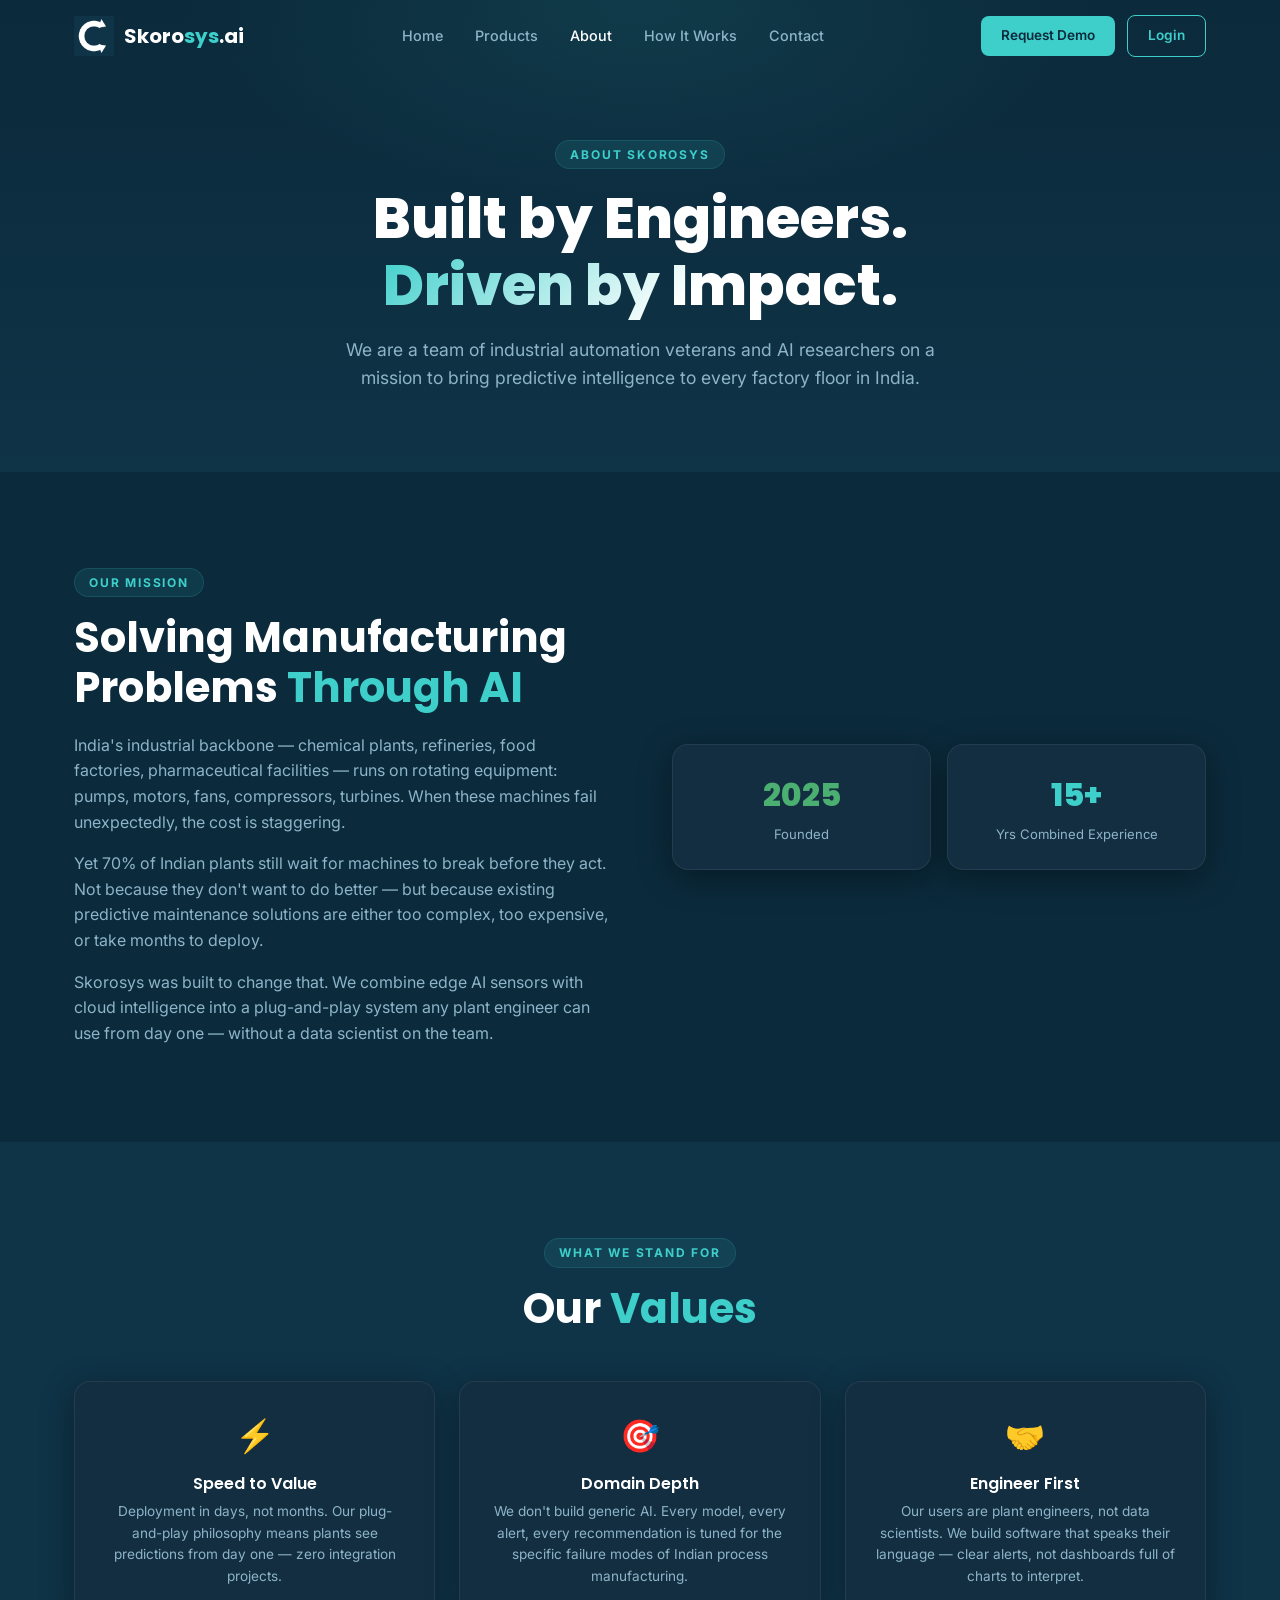
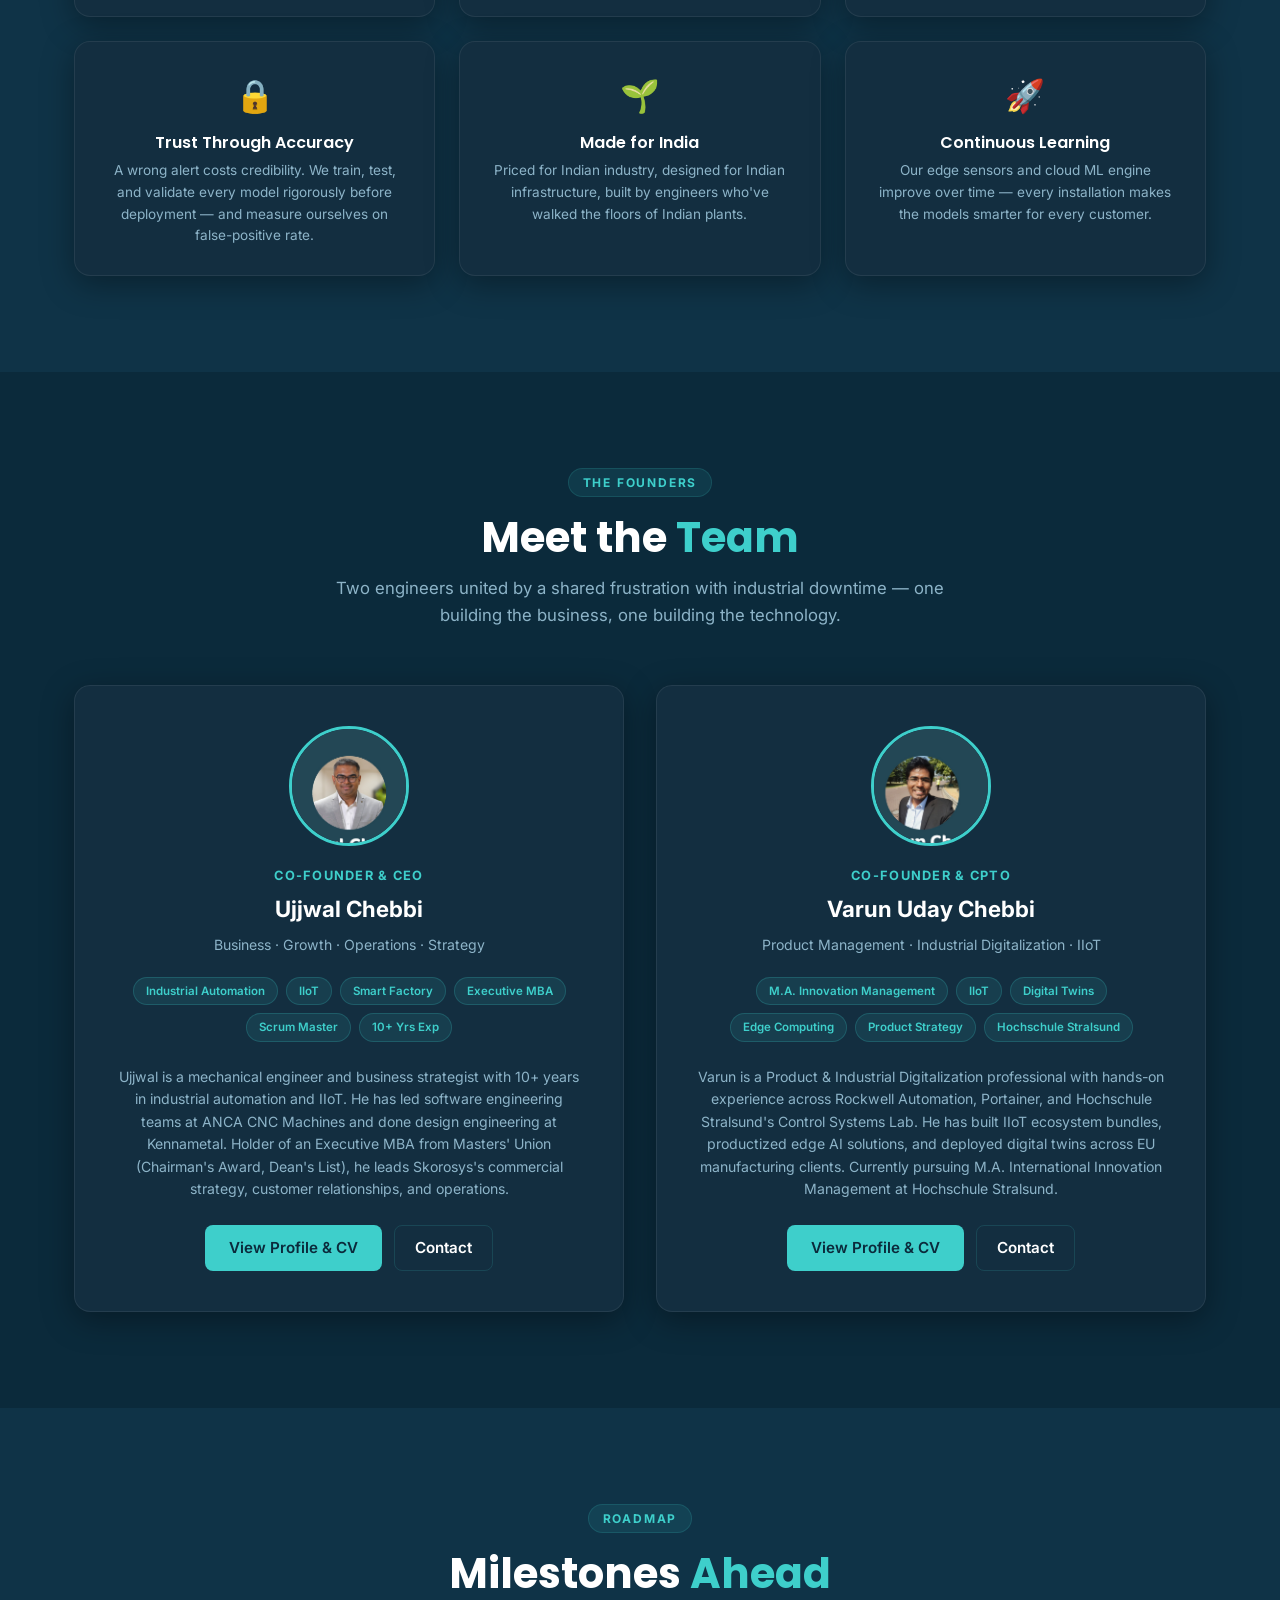
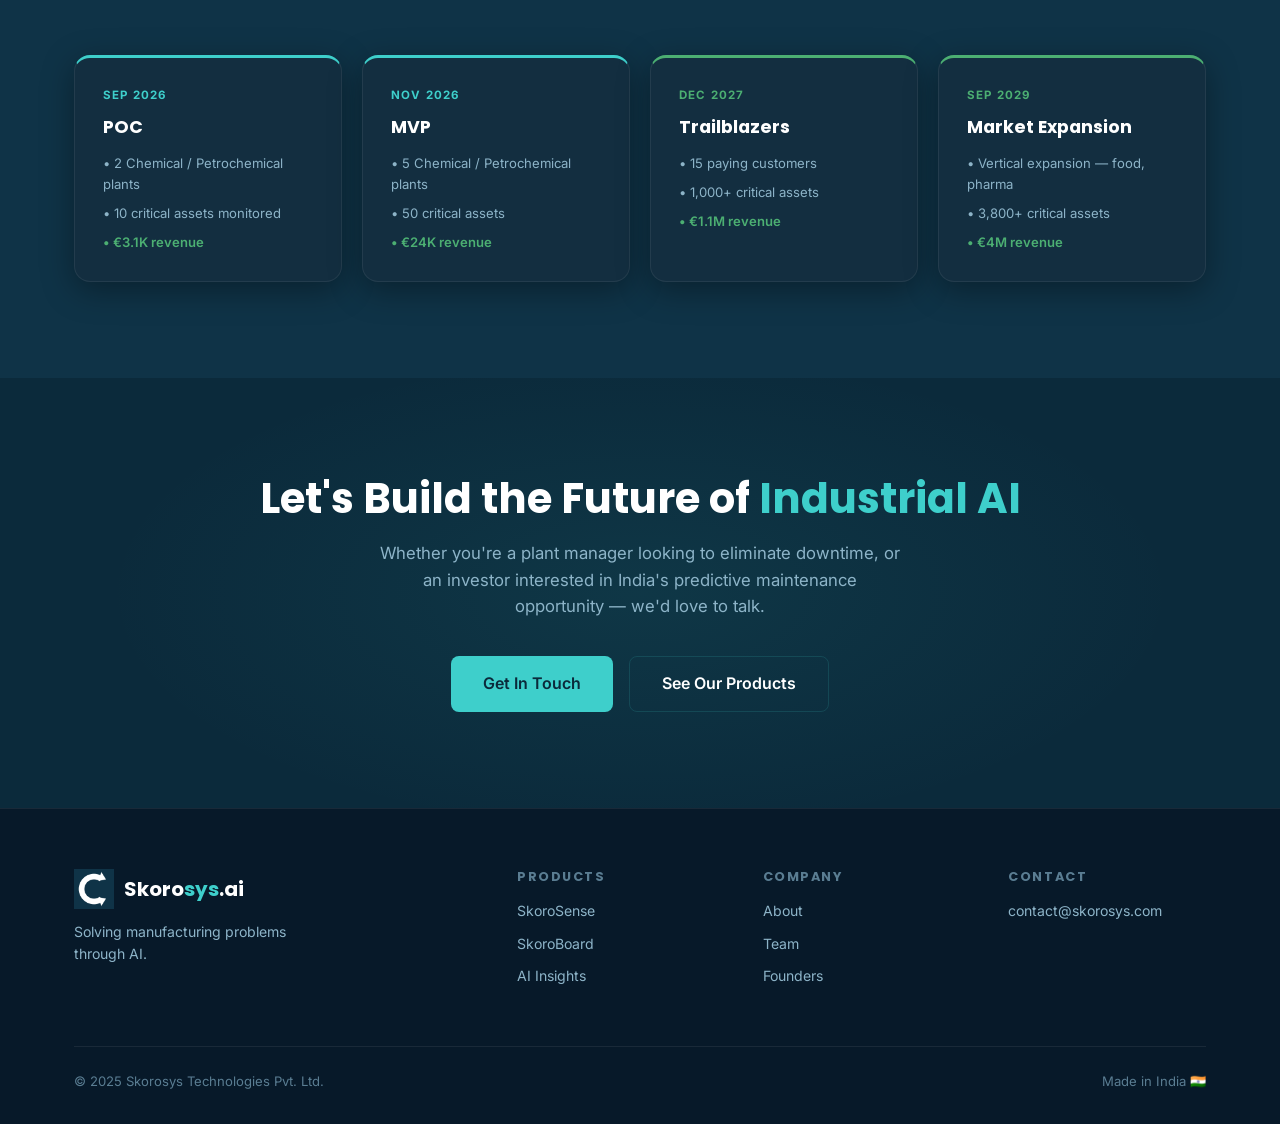
<file: about.html>
<!DOCTYPE html>
<html lang="en">
<head>
  <meta charset="UTF-8" />
  <meta name="viewport" content="width=device-width, initial-scale=1.0" />
  <title>About — Skorosys.ai</title>
  <meta name="description" content="Meet the team behind Skorosys.ai — solving India's industrial downtime problem with AI." />
  <link rel="stylesheet" href="css/styles.css" />
  <link rel="icon" type="image/png" href="images/favicon-32.png" />
  <link rel="apple-touch-icon" href="images/favicon-192.png" />
</head>
<body>

  <!-- NAV -->
  <nav class="nav">
    <div class="container nav-inner">
      <a href="index.html" class="nav-logo">
        <img src="images/logo-icon.png" alt="Skorosys logo" style="width:40px;height:40px;object-fit:contain;">
        <span class="nav-logo-text">Skoro<span>sys</span>.ai</span>
      </a>
      <ul class="nav-links">
        <li><a href="index.html">Home</a></li>
        <li><a href="products.html">Products</a></li>
        <li><a href="about.html" class="active">About</a></li>
        <li><a href="index.html#how-it-works">How It Works</a></li>
        <li><a href="index.html#contact">Contact</a></li>
      </ul>
      <div class="nav-cta">
        <a href="index.html#contact" class="btn btn-primary" style="padding:9px 20px;font-size:0.85rem;">Request Demo</a>
        <a href="https://skorosys.com/login" target="_blank" rel="noopener" class="btn btn-login" style="padding:9px 20px;font-size:0.85rem;">Login</a>
      </div>
      <div class="hamburger"><span></span><span></span><span></span></div>
    </div>
  </nav>

  <!-- PAGE HERO -->
  <section class="page-hero">
    <div class="container">
      <span class="section-label">About Skorosys</span>
      <h1>Built by Engineers.<br/><span class="grad">Driven by Impact.</span></h1>
      <p>We are a team of industrial automation veterans and AI researchers on a mission to bring predictive intelligence to every factory floor in India.</p>
    </div>
  </section>

  <!-- MISSION -->
  <section class="section">
    <div class="container">
      <div style="display:grid;grid-template-columns:1fr 1fr;gap:64px;align-items:center;">
        <div class="reveal">
          <span class="section-label">Our Mission</span>
          <h2 style="margin-bottom:20px;">Solving Manufacturing Problems <span class="text-accent">Through AI</span></h2>
          <p style="margin-bottom:16px;">India's industrial backbone — chemical plants, refineries, food factories, pharmaceutical facilities — runs on rotating equipment: pumps, motors, fans, compressors, turbines. When these machines fail unexpectedly, the cost is staggering.</p>
          <p style="margin-bottom:16px;">Yet 70% of Indian plants still wait for machines to break before they act. Not because they don't want to do better — but because existing predictive maintenance solutions are either too complex, too expensive, or take months to deploy.</p>
          <p>Skorosys was built to change that. We combine edge AI sensors with cloud intelligence into a plug-and-play system any plant engineer can use from day one — without a data scientist on the team.</p>
        </div>
        <div class="reveal reveal-delay-1">
          <div style="display:grid;grid-template-columns:1fr 1fr;gap:16px;">
            <div class="card" style="padding:24px;text-align:center;">
              <div style="font-family:'Poppins',sans-serif;font-size:2rem;font-weight:800;color:var(--accent-green);">2025</div>
              <div style="font-size:0.82rem;color:var(--text-secondary);margin-top:4px;">Founded</div>
            </div>
            <div class="card" style="padding:24px;text-align:center;">
              <div style="font-family:'Poppins',sans-serif;font-size:2rem;font-weight:800;color:var(--accent-cyan);">15+</div>
              <div style="font-size:0.82rem;color:var(--text-secondary);margin-top:4px;">Yrs Combined Experience</div>
            </div>
          </div>
        </div>
      </div>
    </div>
  </section>

  <!-- VALUES -->
  <section class="section" style="background:var(--bg-secondary);">
    <div class="container text-center">
      <span class="section-label">What We Stand For</span>
      <h2 class="section-title">Our <span class="text-accent">Values</span></h2>
      <div class="values-grid">
        <div class="card value-card reveal">
          <span class="value-icon">⚡</span>
          <h3>Speed to Value</h3>
          <p>Deployment in days, not months. Our plug-and-play philosophy means plants see predictions from day one — zero integration projects.</p>
        </div>
        <div class="card value-card reveal reveal-delay-1">
          <span class="value-icon">🎯</span>
          <h3>Domain Depth</h3>
          <p>We don't build generic AI. Every model, every alert, every recommendation is tuned for the specific failure modes of Indian process manufacturing.</p>
        </div>
        <div class="card value-card reveal reveal-delay-2">
          <span class="value-icon">🤝</span>
          <h3>Engineer First</h3>
          <p>Our users are plant engineers, not data scientists. We build software that speaks their language — clear alerts, not dashboards full of charts to interpret.</p>
        </div>
        <div class="card value-card reveal">
          <span class="value-icon">🔒</span>
          <h3>Trust Through Accuracy</h3>
          <p>A wrong alert costs credibility. We train, test, and validate every model rigorously before deployment — and measure ourselves on false-positive rate.</p>
        </div>
        <div class="card value-card reveal reveal-delay-1">
          <span class="value-icon">🌱</span>
          <h3>Made for India</h3>
          <p>Priced for Indian industry, designed for Indian infrastructure, built by engineers who've walked the floors of Indian plants.</p>
        </div>
        <div class="card value-card reveal reveal-delay-2">
          <span class="value-icon">🚀</span>
          <h3>Continuous Learning</h3>
          <p>Our edge sensors and cloud ML engine improve over time — every installation makes the models smarter for every customer.</p>
        </div>
      </div>
    </div>
  </section>

  <!-- TEAM -->
  <section class="section" id="team">
    <div class="container text-center">
      <span class="section-label">The Founders</span>
      <h2 class="section-title">Meet the <span class="text-accent">Team</span></h2>
      <p class="section-subtitle">Two engineers united by a shared frustration with industrial downtime — one building the business, one building the technology.</p>

      <div class="team-grid">

        <!-- Ujjwal Chebbi -->
        <div class="card team-card reveal">
          <div class="team-photo">
            <img src="images/ujjwal-chebbi.jpg" alt="Ujjwal Chebbi" onerror="this.style.display='none';this.parentElement.innerHTML='👤';" />
          </div>
          <div class="team-role">Co-Founder &amp; CEO</div>
          <div class="team-name">Ujjwal Chebbi</div>
          <div class="team-expertise">Business · Growth · Operations · Strategy</div>
          <div class="team-tags">
            <span class="tag">Industrial Automation</span>
            <span class="tag">IIoT</span>
            <span class="tag">Smart Factory</span>
            <span class="tag">Executive MBA</span>
            <span class="tag">Scrum Master</span>
            <span class="tag">10+ Yrs Exp</span>
          </div>
          <p style="font-size:0.88rem;margin-bottom:24px;">Ujjwal is a mechanical engineer and business strategist with 10+ years in industrial automation and IIoT. He has led software engineering teams at ANCA CNC Machines and done design engineering at Kennametal. Holder of an Executive MBA from Masters' Union (Chairman's Award, Dean's List), he leads Skorosys's commercial strategy, customer relationships, and operations.</p>
          <div style="display:flex;gap:12px;justify-content:center;flex-wrap:wrap;">
            <a href="profile-ujjwal.html" class="btn btn-primary" style="padding:10px 24px;">View Profile &amp; CV</a>
            <a href="mailto:ujjwal@skorosys.com" class="btn btn-outline" style="padding:10px 20px;">Contact</a>
          </div>
        </div>

        <!-- Varun Chebbi -->
        <div class="card team-card reveal reveal-delay-1">
          <div class="team-photo">
            <img src="images/varun-chebbi.jpg" alt="Varun Chebbi" onerror="this.style.display='none';this.parentElement.innerHTML='👤';" />
          </div>
          <div class="team-role">Co-Founder &amp; CPTO</div>
          <div class="team-name">Varun Uday Chebbi</div>
          <div class="team-expertise">Product Management · Industrial Digitalization · IIoT</div>
          <div class="team-tags">
            <span class="tag">M.A. Innovation Management</span>
            <span class="tag">IIoT</span>
            <span class="tag">Digital Twins</span>
            <span class="tag">Edge Computing</span>
            <span class="tag">Product Strategy</span>
            <span class="tag">Hochschule Stralsund</span>
          </div>
          <p style="font-size:0.88rem;margin-bottom:24px;">Varun is a Product &amp; Industrial Digitalization professional with hands-on experience across Rockwell Automation, Portainer, and Hochschule Stralsund's Control Systems Lab. He has built IIoT ecosystem bundles, productized edge AI solutions, and deployed digital twins across EU manufacturing clients. Currently pursuing M.A. International Innovation Management at Hochschule Stralsund.</p>
          <div style="display:flex;gap:12px;justify-content:center;flex-wrap:wrap;">
            <a href="profile.html" class="btn btn-primary" style="padding:10px 24px;">View Profile &amp; CV</a>
            <a href="mailto:varun@skorosys.com" class="btn btn-outline" style="padding:10px 20px;">Contact</a>
          </div>
        </div>

      </div>
    </div>
  </section>

  <!-- MILESTONES -->
  <section class="section" style="background:var(--bg-secondary);">
    <div class="container text-center">
      <span class="section-label">Roadmap</span>
      <h2 class="section-title">Milestones <span class="text-accent">Ahead</span></h2>

      <div style="display:grid;grid-template-columns:repeat(4,1fr);gap:20px;margin-top:56px;">
        <div class="card reveal" style="padding:28px;text-align:left;border-top:3px solid var(--accent-cyan);">
          <div style="font-size:0.72rem;font-weight:700;color:var(--accent-cyan);letter-spacing:0.1em;text-transform:uppercase;margin-bottom:8px;">Sep 2026</div>
          <div style="font-family:'Poppins',sans-serif;font-size:1.1rem;font-weight:700;margin-bottom:12px;">POC</div>
          <ul style="display:flex;flex-direction:column;gap:8px;">
            <li style="font-size:0.82rem;color:var(--text-secondary);">• 2 Chemical / Petrochemical plants</li>
            <li style="font-size:0.82rem;color:var(--text-secondary);">• 10 critical assets monitored</li>
            <li style="font-size:0.82rem;color:var(--accent-green);font-weight:600;">• €3.1K revenue</li>
          </ul>
        </div>
        <div class="card reveal reveal-delay-1" style="padding:28px;text-align:left;border-top:3px solid var(--accent-cyan);">
          <div style="font-size:0.72rem;font-weight:700;color:var(--accent-cyan);letter-spacing:0.1em;text-transform:uppercase;margin-bottom:8px;">Nov 2026</div>
          <div style="font-family:'Poppins',sans-serif;font-size:1.1rem;font-weight:700;margin-bottom:12px;">MVP</div>
          <ul style="display:flex;flex-direction:column;gap:8px;">
            <li style="font-size:0.82rem;color:var(--text-secondary);">• 5 Chemical / Petrochemical plants</li>
            <li style="font-size:0.82rem;color:var(--text-secondary);">• 50 critical assets</li>
            <li style="font-size:0.82rem;color:var(--accent-green);font-weight:600;">• €24K revenue</li>
          </ul>
        </div>
        <div class="card reveal reveal-delay-2" style="padding:28px;text-align:left;border-top:3px solid var(--accent-green);">
          <div style="font-size:0.72rem;font-weight:700;color:var(--accent-green);letter-spacing:0.1em;text-transform:uppercase;margin-bottom:8px;">Dec 2027</div>
          <div style="font-family:'Poppins',sans-serif;font-size:1.1rem;font-weight:700;margin-bottom:12px;">Trailblazers</div>
          <ul style="display:flex;flex-direction:column;gap:8px;">
            <li style="font-size:0.82rem;color:var(--text-secondary);">• 15 paying customers</li>
            <li style="font-size:0.82rem;color:var(--text-secondary);">• 1,000+ critical assets</li>
            <li style="font-size:0.82rem;color:var(--accent-green);font-weight:600;">• €1.1M revenue</li>
          </ul>
        </div>
        <div class="card reveal reveal-delay-3" style="padding:28px;text-align:left;border-top:3px solid var(--accent-green);">
          <div style="font-size:0.72rem;font-weight:700;color:var(--accent-green);letter-spacing:0.1em;text-transform:uppercase;margin-bottom:8px;">Sep 2029</div>
          <div style="font-family:'Poppins',sans-serif;font-size:1.1rem;font-weight:700;margin-bottom:12px;">Market Expansion</div>
          <ul style="display:flex;flex-direction:column;gap:8px;">
            <li style="font-size:0.82rem;color:var(--text-secondary);">• Vertical expansion — food, pharma</li>
            <li style="font-size:0.82rem;color:var(--text-secondary);">• 3,800+ critical assets</li>
            <li style="font-size:0.82rem;color:var(--accent-green);font-weight:600;">• €4M revenue</li>
          </ul>
        </div>
      </div>
    </div>
  </section>


  <!-- CTA -->
  <section class="cta-section" id="contact">
    <div class="container">
      <h2>Let's Build the Future of <span class="text-accent">Industrial AI</span></h2>
      <p>Whether you're a plant manager looking to eliminate downtime, or an investor interested in India's predictive maintenance opportunity — we'd love to talk.</p>
      <div class="cta-actions">
        <a href="mailto:contact@skorosys.com" class="btn btn-primary" style="font-size:1rem;padding:14px 32px;">Get In Touch</a>
        <a href="products.html" class="btn btn-outline" style="font-size:1rem;padding:14px 32px;">See Our Products</a>
      </div>
    </div>
  </section>

  <!-- FOOTER -->
  <footer class="footer">
    <div class="container">
      <div class="footer-grid">
        <div class="footer-brand">
          <a href="index.html" class="nav-logo" style="margin-bottom:12px;">
            <img src="images/logo-icon.png" alt="Skorosys logo" style="width:40px;height:40px;object-fit:contain;">
            <span class="nav-logo-text">Skoro<span>sys</span>.ai</span>
          </a>
          <p>Solving manufacturing problems through AI.</p>
        </div>
        <div class="footer-col">
          <h5>Products</h5>
          <a href="products.html#skoro-sense">SkoroSense</a>
          <a href="products.html#skoro-board">SkoroBoard</a>
          <a href="products.html#ai-insights">AI Insights</a>
        </div>
        <div class="footer-col">
          <h5>Company</h5>
          <a href="about.html">About</a>
          <a href="#team">Team</a>
          <a href="profile.html">Founders</a>
        </div>
        <div class="footer-col">
          <h5>Contact</h5>
          <a href="mailto:contact@skorosys.com">contact@skorosys.com</a>
        </div>
      </div>
      <div class="footer-bottom">
        <span>© 2025 Skorosys Technologies Pvt. Ltd.</span>
        <span>Made in India 🇮🇳</span>
      </div>
    </div>
  </footer>

  <script src="js/main.js"></script>
</body>
</html>
</file>
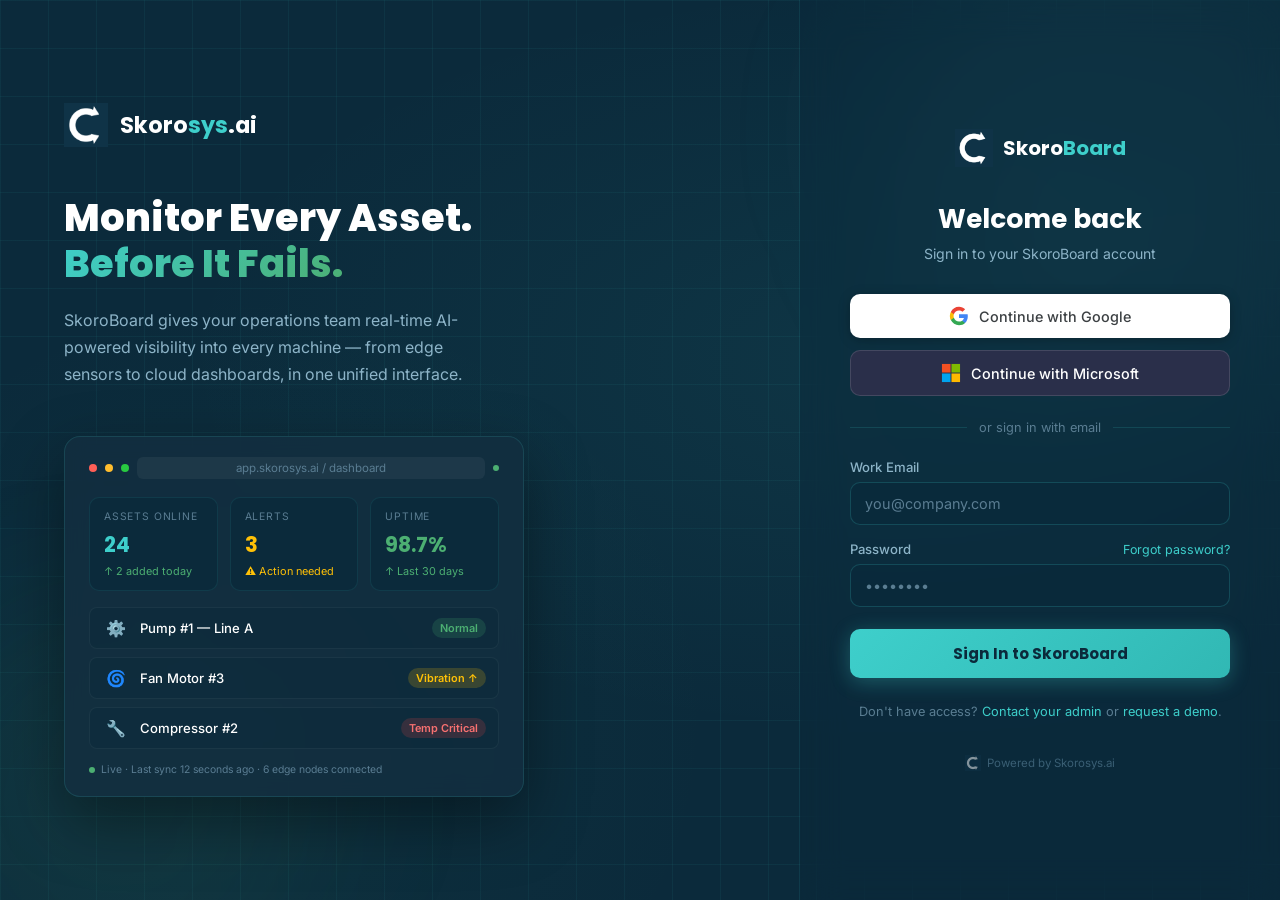
<file: login.html>
<!DOCTYPE html>
<html lang="en">
<head>
  <meta charset="UTF-8" />
  <meta name="viewport" content="width=device-width, initial-scale=1.0" />
  <title>Sign In — SkoroBoard by Skorosys</title>
  <link rel="icon" type="image/png" href="images/favicon-32.png" />
  <link rel="apple-touch-icon" href="images/favicon-192.png" />
  <link href="https://fonts.googleapis.com/css2?family=Inter:wght@300;400;500;600;700;800&family=Poppins:wght@400;600;700;800&display=swap" rel="stylesheet" />
  <style>
    *, *::before, *::after { box-sizing: border-box; margin: 0; padding: 0; }
    html, body { height: 100%; }
    body {
      font-family: 'Inter', sans-serif;
      background: #0b2a3b;
      color: #fff;
      min-height: 100vh;
      overflow-x: hidden;
    }
    a { color: inherit; text-decoration: none; }

    /* ── Animated background ─────────────────────────────────────── */
    .bg {
      position: fixed; inset: 0; z-index: 0;
      background: radial-gradient(ellipse 80% 60% at 70% 40%, rgba(62,207,203,0.07) 0%, transparent 70%),
                  radial-gradient(ellipse 60% 80% at 20% 80%, rgba(76,175,114,0.05) 0%, transparent 60%),
                  #0b2a3b;
    }
    .bg-grid {
      position: fixed; inset: 0; z-index: 0;
      background-image:
        linear-gradient(rgba(62,207,203,0.06) 1px, transparent 1px),
        linear-gradient(90deg, rgba(62,207,203,0.06) 1px, transparent 1px);
      background-size: 48px 48px;
      animation: gridDrift 20s linear infinite;
    }
    @keyframes gridDrift {
      from { background-position: 0 0; }
      to   { background-position: 48px 48px; }
    }
    .orb {
      position: fixed; border-radius: 50%; filter: blur(80px); z-index: 0; pointer-events: none;
    }
    .orb-1 { width: 500px; height: 500px; background: rgba(62,207,203,0.08); top: -120px; right: -100px; animation: float1 12s ease-in-out infinite; }
    .orb-2 { width: 400px; height: 400px; background: rgba(76,175,114,0.07); bottom: -100px; left: -80px; animation: float2 16s ease-in-out infinite; }
    @keyframes float1 {
      0%,100% { transform: translate(0,0); }
      50%      { transform: translate(-30px, 40px); }
    }
    @keyframes float2 {
      0%,100% { transform: translate(0,0); }
      50%      { transform: translate(40px,-30px); }
    }

    /* ── Layout ──────────────────────────────────────────────────── */
    .layout {
      position: relative; z-index: 1;
      display: grid;
      grid-template-columns: 1fr 480px;
      min-height: 100vh;
    }
    @media (max-width: 900px) {
      .layout { grid-template-columns: 1fr; }
      .panel-left { display: none; }
    }

    /* ── Left panel — branding preview ──────────────────────────── */
    .panel-left {
      display: flex; flex-direction: column;
      justify-content: center; align-items: flex-start;
      padding: 60px 64px;
      border-right: 1px solid rgba(62,207,203,0.1);
    }
    .brand-logo {
      display: flex; align-items: center; gap: 12px; margin-bottom: 48px;
    }
    .brand-logo img { width: 44px; height: 44px; object-fit: contain; }
    .brand-logo-text {
      font-family: 'Poppins', sans-serif;
      font-size: 1.4rem; font-weight: 700;
    }
    .brand-logo-text span { color: #3ecfcb; }
    .panel-tagline {
      font-family: 'Poppins', sans-serif;
      font-size: clamp(2rem, 3vw, 2.8rem);
      font-weight: 800; line-height: 1.2;
      margin-bottom: 20px;
    }
    .panel-tagline .grad {
      background: linear-gradient(135deg, #3ecfcb, #4caf72);
      -webkit-background-clip: text; -webkit-text-fill-color: transparent;
    }
    .panel-sub {
      color: #8db4c8; font-size: 1rem; line-height: 1.7;
      max-width: 420px; margin-bottom: 48px;
    }

    /* Dashboard card preview */
    .preview-card {
      background: rgba(19,46,64,0.85);
      border: 1px solid rgba(62,207,203,0.15);
      border-radius: 16px;
      padding: 20px 24px;
      width: 100%; max-width: 460px;
      backdrop-filter: blur(10px);
      box-shadow: 0 24px 64px rgba(0,0,0,0.4);
    }
    .preview-topbar {
      display: flex; align-items: center; gap: 8px; margin-bottom: 18px;
    }
    .preview-dot { width: 8px; height: 8px; border-radius: 50%; }
    .preview-dot.r { background: #ff5f57; }
    .preview-dot.y { background: #ffbd2e; }
    .preview-dot.g { background: #28ca41; }
    .preview-url {
      flex: 1; background: rgba(255,255,255,0.05);
      border-radius: 6px; padding: 4px 10px;
      font-size: 0.72rem; color: #5a7d92; text-align: center;
    }
    .preview-metrics {
      display: grid; grid-template-columns: repeat(3, 1fr); gap: 12px; margin-bottom: 16px;
    }
    .metric {
      background: rgba(11,42,59,0.7); border-radius: 10px;
      padding: 12px 14px; border: 1px solid rgba(62,207,203,0.1);
    }
    .metric-label { font-size: 0.65rem; color: #5a7d92; text-transform: uppercase; letter-spacing: 0.08em; margin-bottom: 6px; }
    .metric-val { font-size: 1.3rem; font-weight: 700; font-family: 'Poppins', sans-serif; }
    .metric-val.cyan { color: #3ecfcb; }
    .metric-val.green { color: #4caf72; }
    .metric-val.yellow { color: #ffc107; }
    .metric-trend { font-size: 0.68rem; margin-top: 4px; }
    .preview-assets { display: flex; flex-direction: column; gap: 8px; }
    .asset-row {
      display: flex; align-items: center; gap: 10px;
      background: rgba(11,42,59,0.5); border-radius: 8px; padding: 10px 12px;
      border: 1px solid rgba(255,255,255,0.05);
    }
    .asset-icon { font-size: 1rem; width: 28px; text-align: center; }
    .asset-name { flex: 1; font-size: 0.82rem; font-weight: 500; }
    .asset-status {
      font-size: 0.68rem; font-weight: 600; padding: 3px 8px; border-radius: 20px;
    }
    .s-ok  { background: rgba(76,175,114,0.18); color: #4caf72; }
    .s-warn{ background: rgba(255,193,7,0.18);  color: #ffc107; }
    .s-err { background: rgba(239,68,68,0.18);  color: #f87171; }
    .pulse-dot {
      width: 6px; height: 6px; border-radius: 50%; background: #4caf72;
      animation: pulse 2s infinite;
    }
    @keyframes pulse {
      0%,100% { opacity: 1; transform: scale(1); }
      50%      { opacity: 0.5; transform: scale(1.5); }
    }
    .preview-footer {
      margin-top: 14px; font-size: 0.65rem; color: #5a7d92;
      display: flex; align-items: center; gap: 6px;
    }

    /* ── Right panel — login form ────────────────────────────────── */
    .panel-right {
      display: flex; flex-direction: column;
      justify-content: center; align-items: center;
      padding: 48px 40px;
      background: rgba(11,42,59,0.4);
      backdrop-filter: blur(20px);
    }
    .form-card {
      width: 100%; max-width: 380px;
    }
    .form-logo {
      display: flex; align-items: center; gap: 10px;
      margin-bottom: 32px; justify-content: center;
    }
    .form-logo img { width: 38px; height: 38px; object-fit: contain; }
    .form-logo-text {
      font-family: 'Poppins', sans-serif; font-size: 1.25rem; font-weight: 700;
    }
    .form-logo-text span { color: #3ecfcb; }

    .form-heading {
      font-family: 'Poppins', sans-serif;
      font-size: 1.65rem; font-weight: 700;
      text-align: center; margin-bottom: 6px;
    }
    .form-sub {
      text-align: center; color: #8db4c8;
      font-size: 0.88rem; margin-bottom: 32px;
    }

    /* SSO buttons */
    .sso-group { display: flex; flex-direction: column; gap: 12px; margin-bottom: 24px; }
    .sso-btn {
      display: flex; align-items: center; justify-content: center; gap: 10px;
      width: 100%; padding: 12px 20px;
      border-radius: 10px; font-size: 0.9rem; font-weight: 500;
      cursor: pointer; border: none; transition: all 0.22s ease;
      font-family: 'Inter', sans-serif;
    }
    .sso-btn:hover { transform: translateY(-2px); }
    .sso-btn svg { flex-shrink: 0; }
    .sso-google {
      background: #fff; color: #3c4043;
      box-shadow: 0 2px 12px rgba(0,0,0,0.25);
    }
    .sso-google:hover { background: #f8f8f8; box-shadow: 0 6px 20px rgba(0,0,0,0.35); }
    .sso-microsoft {
      background: #2a2f4a; color: #fff;
      border: 1px solid rgba(255,255,255,0.12);
    }
    .sso-microsoft:hover { background: #323757; box-shadow: 0 6px 20px rgba(0,0,0,0.3); }

    /* Divider */
    .divider {
      display: flex; align-items: center; gap: 12px;
      margin-bottom: 24px; color: #5a7d92; font-size: 0.8rem;
    }
    .divider::before, .divider::after {
      content: ''; flex: 1; height: 1px; background: rgba(62,207,203,0.15);
    }

    /* Inputs */
    .field { margin-bottom: 16px; }
    .field label {
      display: block; font-size: 0.82rem; font-weight: 500;
      color: #8db4c8; margin-bottom: 7px;
    }
    .field input {
      width: 100%; padding: 12px 14px;
      background: rgba(11,42,59,0.8);
      border: 1.5px solid rgba(62,207,203,0.2);
      border-radius: 10px; color: #fff;
      font-size: 0.9rem; font-family: 'Inter', sans-serif;
      transition: border-color 0.2s, box-shadow 0.2s;
      outline: none;
    }
    .field input::placeholder { color: #5a7d92; }
    .field input:focus {
      border-color: #3ecfcb;
      box-shadow: 0 0 0 3px rgba(62,207,203,0.12);
    }
    .field-row {
      display: flex; justify-content: space-between; align-items: center; margin-bottom: 7px;
    }
    .field-row label { margin-bottom: 0; }
    .forgot { font-size: 0.78rem; color: #3ecfcb; cursor: pointer; }
    .forgot:hover { text-decoration: underline; }

    /* Submit */
    .btn-submit {
      width: 100%; padding: 13px;
      background: linear-gradient(135deg, #3ecfcb, #31b8b4);
      color: #0b2a3b; font-weight: 700; font-size: 0.95rem;
      border: none; border-radius: 10px; cursor: pointer;
      font-family: 'Poppins', sans-serif;
      transition: all 0.25s ease;
      box-shadow: 0 4px 20px rgba(62,207,203,0.3);
      margin-top: 6px;
    }
    .btn-submit:hover {
      transform: translateY(-2px);
      box-shadow: 0 8px 28px rgba(62,207,203,0.45);
      background: linear-gradient(135deg, #56dbd7, #3ecfcb);
    }

    /* Footer text */
    .form-footer {
      text-align: center; margin-top: 24px;
      font-size: 0.8rem; color: #5a7d92; line-height: 1.6;
    }
    .form-footer a { color: #3ecfcb; }
    .form-footer a:hover { text-decoration: underline; }

    .powered {
      text-align: center; margin-top: 32px;
      font-size: 0.72rem; color: #3a5f74;
      display: flex; align-items: center; justify-content: center; gap: 6px;
    }
    .powered img { width: 16px; height: 16px; object-fit: contain; opacity: 0.5; }

    /* ── Entry animation ─────────────────────────────────────────── */
    .form-card { animation: fadeUp 0.5s ease both; }
    .preview-card { animation: fadeUp 0.6s 0.1s ease both; }
    @keyframes fadeUp {
      from { opacity: 0; transform: translateY(24px); }
      to   { opacity: 1; transform: translateY(0); }
    }
  </style>
</head>
<body>

  <div class="bg"></div>
  <div class="bg-grid"></div>
  <div class="orb orb-1"></div>
  <div class="orb orb-2"></div>

  <div class="layout">

    <!-- ── Left: Branding + Live Preview ─────────────────── -->
    <div class="panel-left">
      <div class="brand-logo">
        <img src="images/logo-icon.png" alt="Skorosys logo" />
        <span class="brand-logo-text">Skoro<span>sys</span>.ai</span>
      </div>

      <h1 class="panel-tagline">
        Monitor Every Asset.<br/>
        <span class="grad">Before It Fails.</span>
      </h1>
      <p class="panel-sub">
        SkoroBoard gives your operations team real-time AI-powered visibility into every machine — from edge sensors to cloud dashboards, in one unified interface.
      </p>

      <!-- Live dashboard preview mockup -->
      <div class="preview-card">
        <div class="preview-topbar">
          <div class="preview-dot r"></div>
          <div class="preview-dot y"></div>
          <div class="preview-dot g"></div>
          <div class="preview-url">app.skorosys.ai / dashboard</div>
          <div class="pulse-dot"></div>
        </div>

        <div class="preview-metrics">
          <div class="metric">
            <div class="metric-label">Assets Online</div>
            <div class="metric-val cyan">24</div>
            <div class="metric-trend" style="color:#4caf72;">↑ 2 added today</div>
          </div>
          <div class="metric">
            <div class="metric-label">Alerts</div>
            <div class="metric-val yellow">3</div>
            <div class="metric-trend" style="color:#ffc107;">⚠ Action needed</div>
          </div>
          <div class="metric">
            <div class="metric-label">Uptime</div>
            <div class="metric-val green">98.7%</div>
            <div class="metric-trend" style="color:#4caf72;">↑ Last 30 days</div>
          </div>
        </div>

        <div class="preview-assets">
          <div class="asset-row">
            <div class="asset-icon">⚙️</div>
            <div class="asset-name">Pump #1 — Line A</div>
            <div class="asset-status s-ok">Normal</div>
          </div>
          <div class="asset-row">
            <div class="asset-icon">🌀</div>
            <div class="asset-name">Fan Motor #3</div>
            <div class="asset-status s-warn">Vibration ↑</div>
          </div>
          <div class="asset-row">
            <div class="asset-icon">🔧</div>
            <div class="asset-name">Compressor #2</div>
            <div class="asset-status s-err">Temp Critical</div>
          </div>
        </div>

        <div class="preview-footer">
          <div class="pulse-dot"></div>
          Live · Last sync 12 seconds ago · 6 edge nodes connected
        </div>
      </div>
    </div>

    <!-- ── Right: Login Form ──────────────────────────────── -->
    <div class="panel-right">
      <div class="form-card">

        <div class="form-logo">
          <img src="images/logo-icon.png" alt="Skorosys" />
          <span class="form-logo-text">Skoro<span>Board</span></span>
        </div>

        <h2 class="form-heading">Welcome back</h2>
        <p class="form-sub">Sign in to your SkoroBoard account</p>

        <!-- SSO Buttons -->
        <div class="sso-group">
          <button class="sso-btn sso-google" type="button">
            <svg viewBox="0 0 24 24" width="20" height="20" xmlns="http://www.w3.org/2000/svg">
              <path fill="#4285F4" d="M22.56 12.25c0-.78-.07-1.53-.2-2.25H12v4.26h5.92c-.26 1.37-1.04 2.53-2.21 3.31v2.77h3.57c2.08-1.92 3.28-4.74 3.28-8.09z"/>
              <path fill="#34A853" d="M12 23c2.97 0 5.46-.98 7.28-2.66l-3.57-2.77c-.98.66-2.23 1.06-3.71 1.06-2.86 0-5.29-1.93-6.16-4.53H2.18v2.84C3.99 20.53 7.7 23 12 23z"/>
              <path fill="#FBBC05" d="M5.84 14.09c-.22-.66-.35-1.36-.35-2.09s.13-1.43.35-2.09V7.07H2.18C1.43 8.55 1 10.22 1 12s.43 3.45 1.18 4.93l2.85-2.22.81-.62z"/>
              <path fill="#EA4335" d="M12 5.38c1.62 0 3.06.56 4.21 1.64l3.15-3.15C17.45 2.09 14.97 1 12 1 7.7 1 3.99 3.47 2.18 7.07l3.66 2.84c.87-2.6 3.3-4.53 6.16-4.53z"/>
            </svg>
            Continue with Google
          </button>

          <button class="sso-btn sso-microsoft" type="button">
            <svg viewBox="0 0 21 21" width="20" height="20" xmlns="http://www.w3.org/2000/svg">
              <rect x="1"  y="1"  width="9" height="9" fill="#f25022"/>
              <rect x="11" y="1"  width="9" height="9" fill="#7fba00"/>
              <rect x="1"  y="11" width="9" height="9" fill="#00a4ef"/>
              <rect x="11" y="11" width="9" height="9" fill="#ffb900"/>
            </svg>
            Continue with Microsoft
          </button>
        </div>

        <div class="divider">or sign in with email</div>

        <!-- Email / Password -->
        <form onsubmit="return false;">
          <div class="field">
            <label for="email">Work Email</label>
            <input type="email" id="email" placeholder="you@company.com" autocomplete="email" />
          </div>

          <div class="field">
            <div class="field-row">
              <label for="password">Password</label>
              <a class="forgot" tabindex="0">Forgot password?</a>
            </div>
            <input type="password" id="password" placeholder="••••••••" autocomplete="current-password" />
          </div>

          <button class="btn-submit" type="submit">Sign In to SkoroBoard</button>
        </form>

        <div class="form-footer">
          Don't have access? <a href="index.html#contact">Contact your admin</a> or
          <a href="index.html#contact">request a demo</a>.
        </div>

        <div class="powered">
          <img src="images/logo-icon.png" alt="" />
          Powered by Skorosys.ai
        </div>
      </div>
    </div>

  </div>

</body>
</html>
</file>
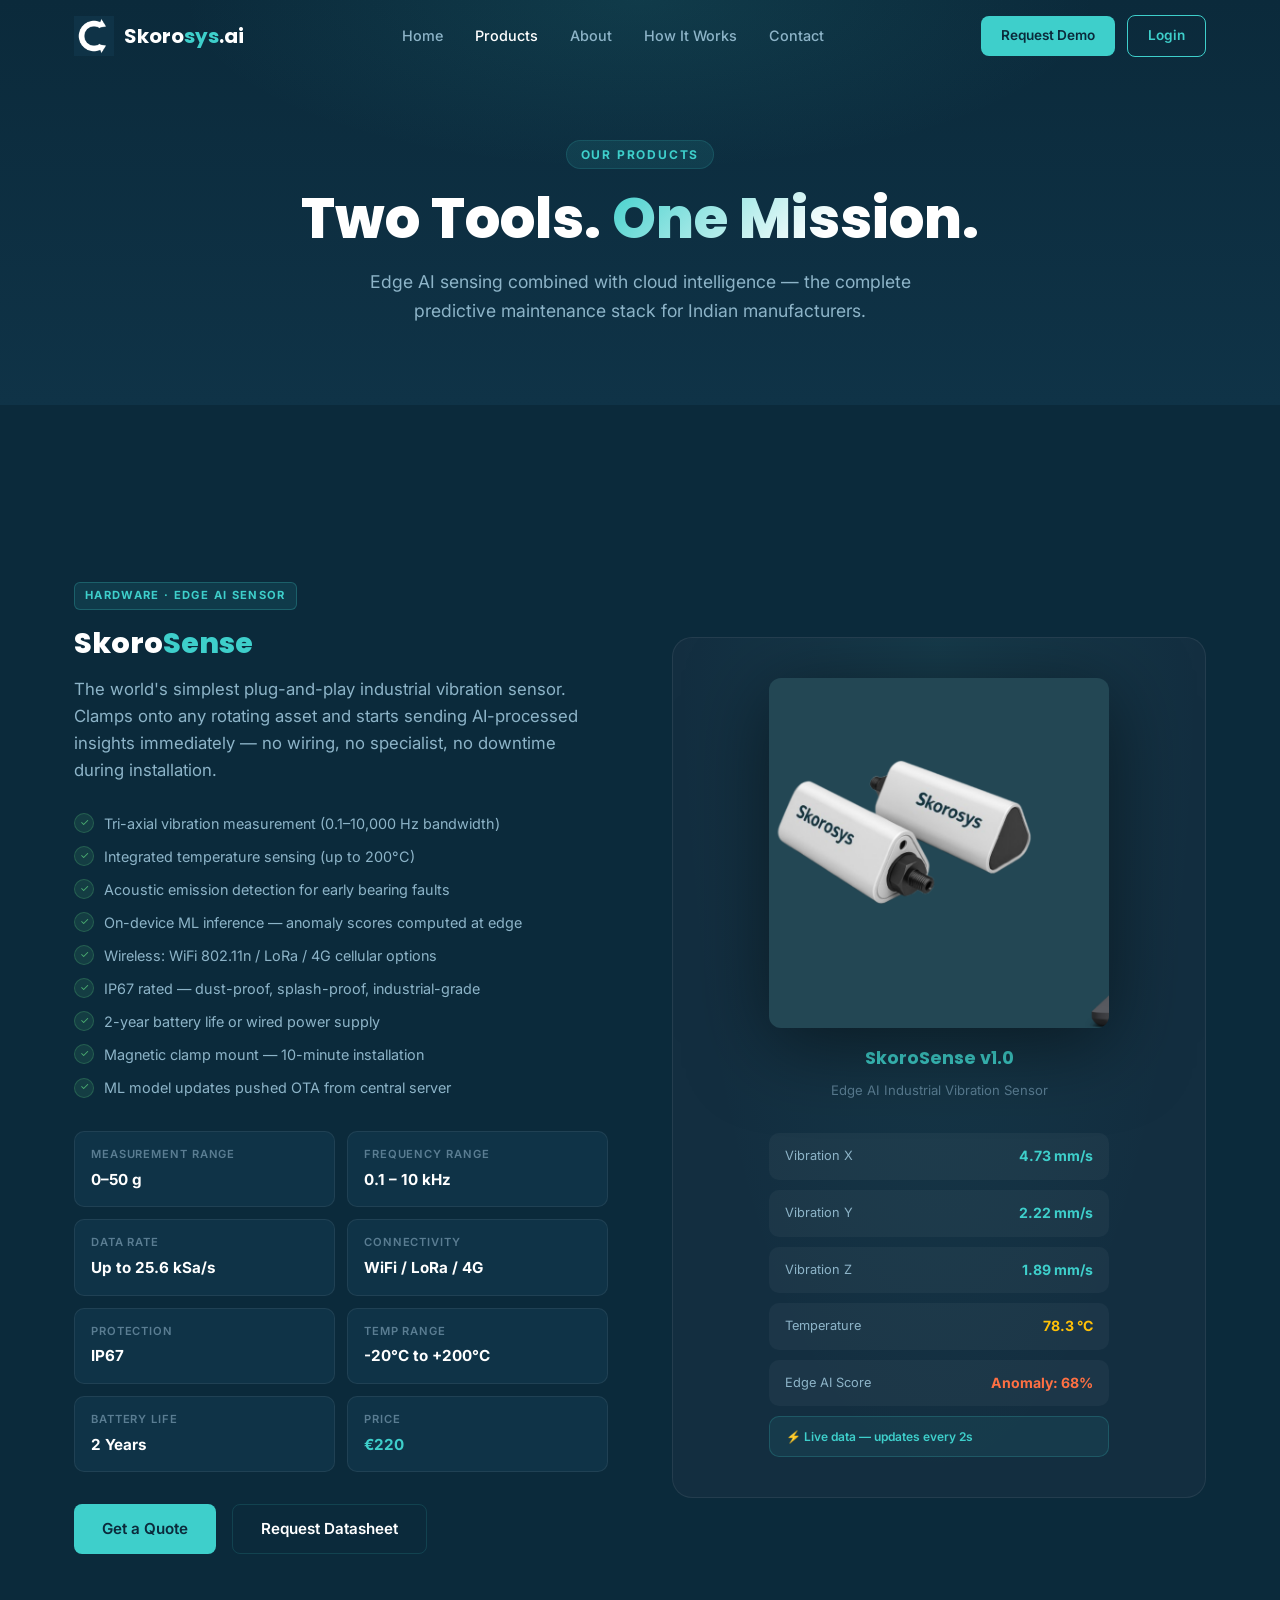
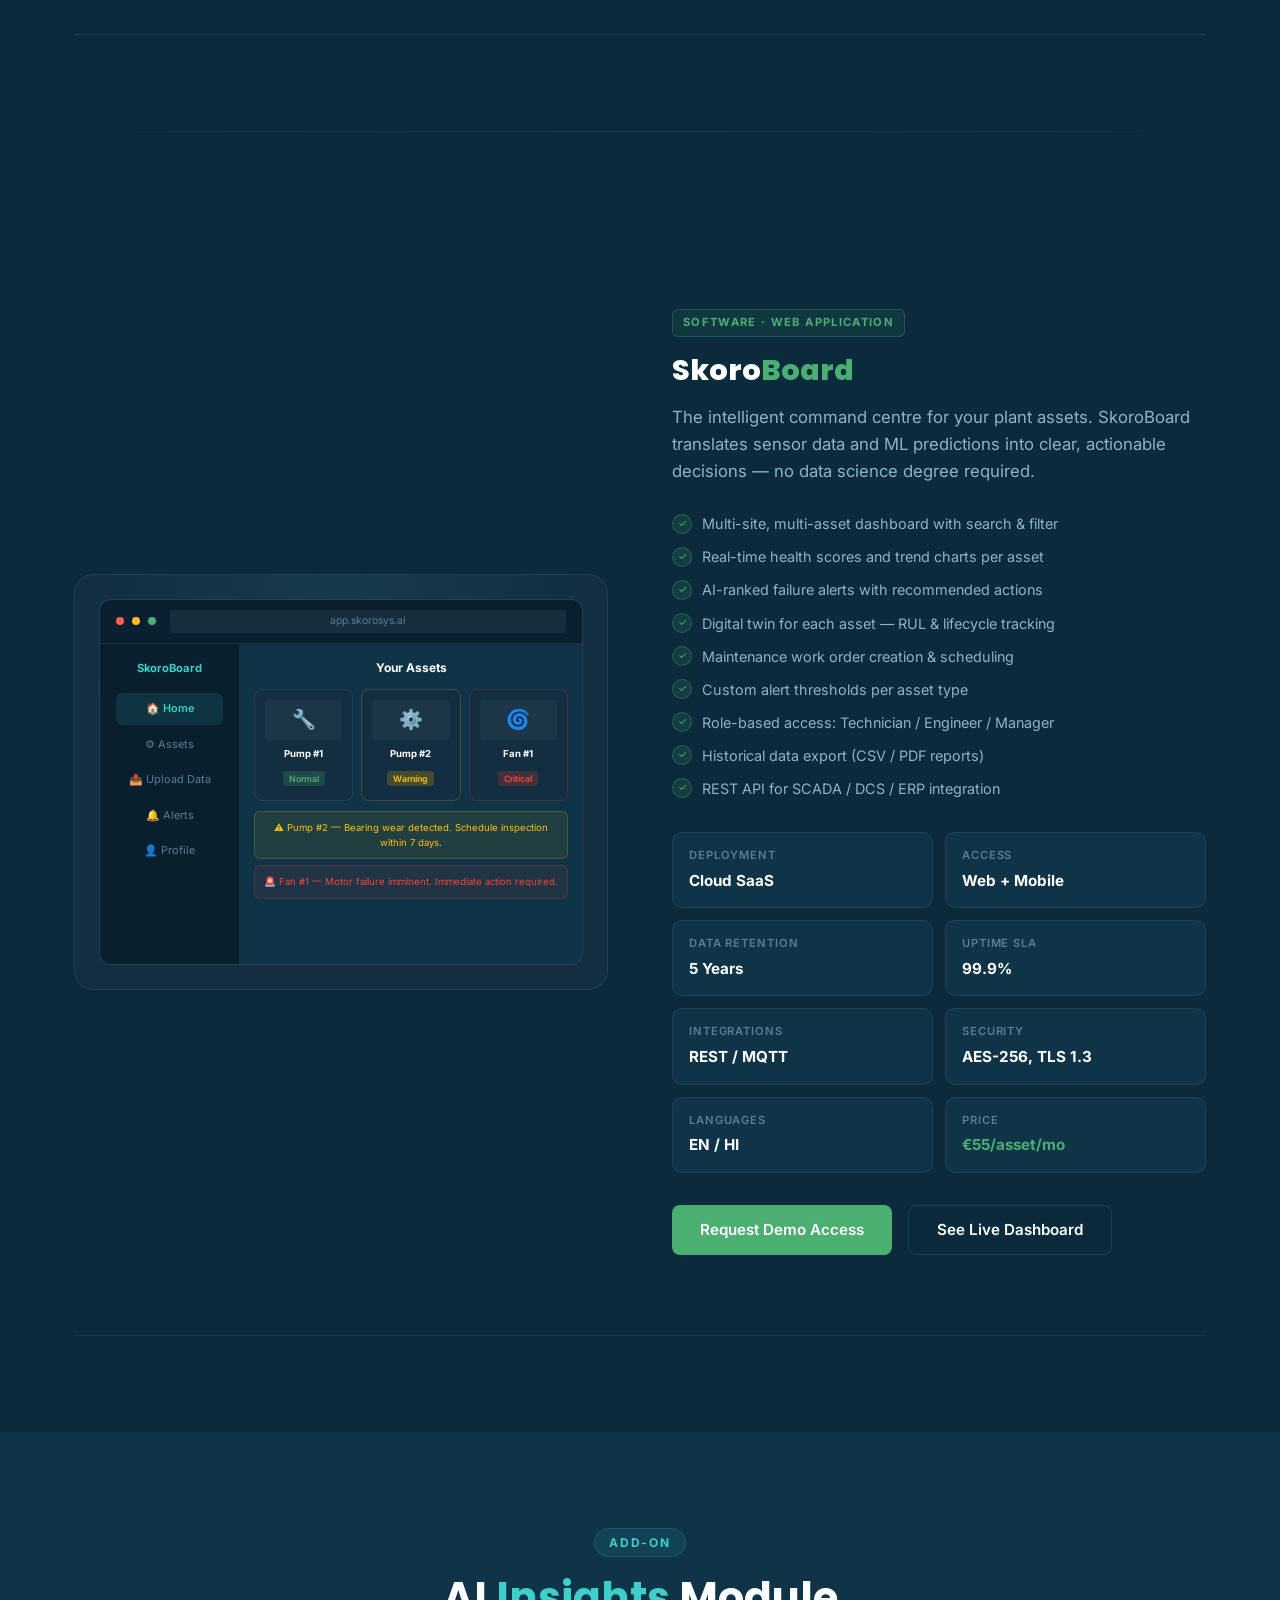
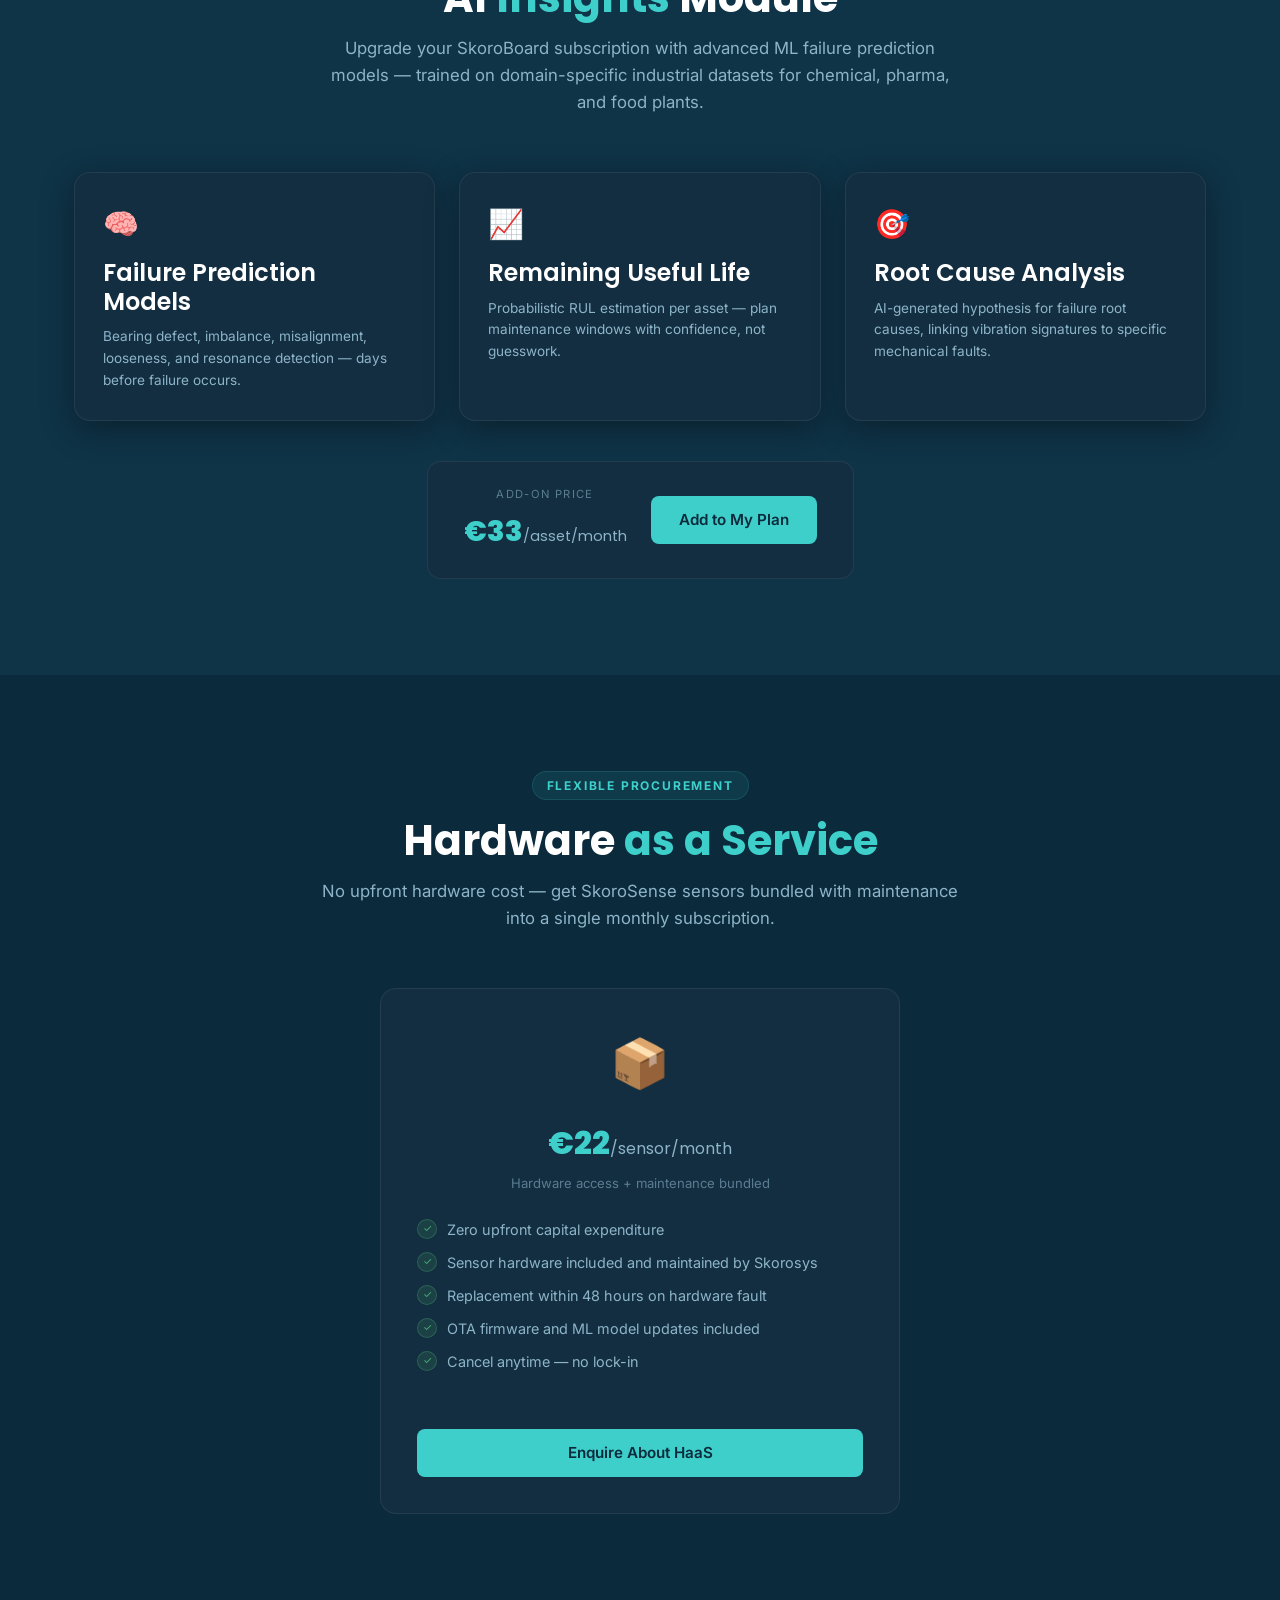
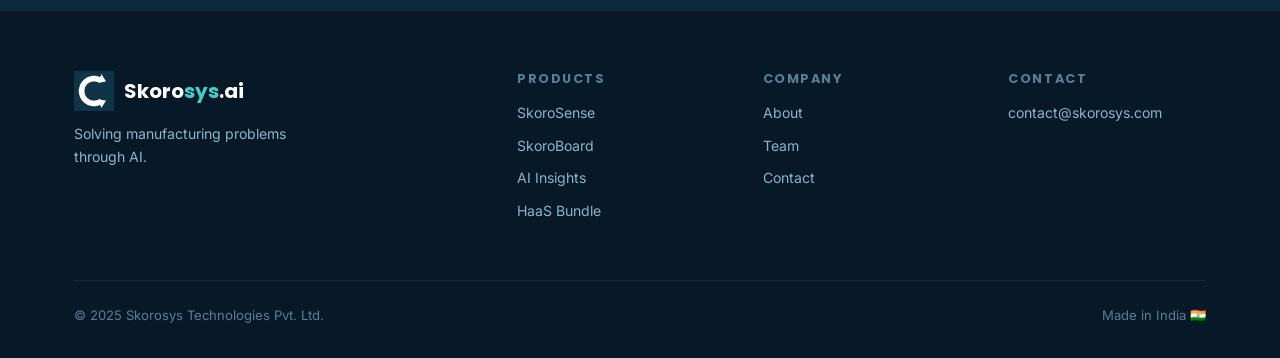
<file: products.html>
<!DOCTYPE html>
<html lang="en">
<head>
  <meta charset="UTF-8" />
  <meta name="viewport" content="width=device-width, initial-scale=1.0" />
  <title>Products — Skorosys.ai</title>
  <meta name="description" content="SkoroSense Edge AI vibration sensor and SkoroBoard predictive maintenance dashboard by Skorosys.ai." />
  <link rel="stylesheet" href="css/styles.css" />
  <link rel="icon" type="image/png" href="images/favicon-32.png" />
  <link rel="apple-touch-icon" href="images/favicon-192.png" />
</head>
<body>

  <!-- NAV -->
  <nav class="nav">
    <div class="container nav-inner">
      <a href="index.html" class="nav-logo">
        <img src="images/logo-icon.png" alt="Skorosys logo" style="width:40px;height:40px;object-fit:contain;">
        <span class="nav-logo-text">Skoro<span>sys</span>.ai</span>
      </a>
      <ul class="nav-links">
        <li><a href="index.html">Home</a></li>
        <li><a href="products.html" class="active">Products</a></li>
        <li><a href="about.html">About</a></li>
        <li><a href="index.html#how-it-works">How It Works</a></li>
        <li><a href="index.html#contact">Contact</a></li>
      </ul>
      <div class="nav-cta">
        <a href="index.html#contact" class="btn btn-primary" style="padding:9px 20px;font-size:0.85rem;">Request Demo</a>
        <a href="https://skorosys.com/login" target="_blank" rel="noopener" class="btn btn-login" style="padding:9px 20px;font-size:0.85rem;">Login</a>
      </div>
      <div class="hamburger"><span></span><span></span><span></span></div>
    </div>
  </nav>

  <!-- PAGE HERO -->
  <section class="page-hero">
    <div class="container">
      <span class="section-label">Our Products</span>
      <h1>Two Tools. <span class="grad">One Mission.</span></h1>
      <p>Edge AI sensing combined with cloud intelligence — the complete predictive maintenance stack for Indian manufacturers.</p>
    </div>
  </section>

  <!-- PRODUCT 1: SKORO-SENSE -->
  <section class="section" id="skoro-sense">
    <div class="container">
      <div class="product-detail reveal">
        <div>
          <span class="product-tag">Hardware · Edge AI Sensor</span>
          <h2 class="product-name" style="margin-bottom:16px;">Skoro<span class="text-accent">Sense</span></h2>
          <p style="margin-bottom:28px;font-size:1.05rem;">The world's simplest plug-and-play industrial vibration sensor. Clamps onto any rotating asset and starts sending AI-processed insights immediately — no wiring, no specialist, no downtime during installation.</p>

          <div class="product-features" style="margin-bottom:32px;">
            <div class="product-feature"><span class="check">✓</span> Tri-axial vibration measurement (0.1–10,000 Hz bandwidth)</div>
            <div class="product-feature"><span class="check">✓</span> Integrated temperature sensing (up to 200°C)</div>
            <div class="product-feature"><span class="check">✓</span> Acoustic emission detection for early bearing faults</div>
            <div class="product-feature"><span class="check">✓</span> On-device ML inference — anomaly scores computed at edge</div>
            <div class="product-feature"><span class="check">✓</span> Wireless: WiFi 802.11n / LoRa / 4G cellular options</div>
            <div class="product-feature"><span class="check">✓</span> IP67 rated — dust-proof, splash-proof, industrial-grade</div>
            <div class="product-feature"><span class="check">✓</span> 2-year battery life or wired power supply</div>
            <div class="product-feature"><span class="check">✓</span> Magnetic clamp mount — 10-minute installation</div>
            <div class="product-feature"><span class="check">✓</span> ML model updates pushed OTA from central server</div>
          </div>

          <div class="spec-grid">
            <div class="spec-item">
              <div class="spec-label">Measurement Range</div>
              <div class="spec-val">0–50 g</div>
            </div>
            <div class="spec-item">
              <div class="spec-label">Frequency Range</div>
              <div class="spec-val">0.1 – 10 kHz</div>
            </div>
            <div class="spec-item">
              <div class="spec-label">Data Rate</div>
              <div class="spec-val">Up to 25.6 kSa/s</div>
            </div>
            <div class="spec-item">
              <div class="spec-label">Connectivity</div>
              <div class="spec-val">WiFi / LoRa / 4G</div>
            </div>
            <div class="spec-item">
              <div class="spec-label">Protection</div>
              <div class="spec-val">IP67</div>
            </div>
            <div class="spec-item">
              <div class="spec-label">Temp Range</div>
              <div class="spec-val">-20°C to +200°C</div>
            </div>
            <div class="spec-item">
              <div class="spec-label">Battery Life</div>
              <div class="spec-val">2 Years</div>
            </div>
            <div class="spec-item">
              <div class="spec-label">Price</div>
              <div class="spec-val" style="color:var(--accent-cyan);">€220</div>
            </div>
          </div>

          <div style="margin-top:32px;display:flex;gap:16px;flex-wrap:wrap;">
            <a href="index.html#contact" class="btn btn-primary">Get a Quote</a>
            <a href="index.html#contact" class="btn btn-outline">Request Datasheet</a>
          </div>
        </div>

        <div class="product-detail-visual">
          <div style="position:relative;z-index:1;text-align:center;">
            <img src="images/skorosense-product.png" alt="SkoroSense Edge AI Vibration Sensor" style="width:100%;max-width:340px;border-radius:12px;margin-bottom:16px;filter:drop-shadow(0 16px 40px rgba(0,0,0,0.5));" />
            <div style="font-family:'Poppins',sans-serif;font-size:1.1rem;font-weight:700;color:var(--accent-cyan);margin-bottom:8px;">SkoroSense v1.0</div>
            <div style="font-size:0.82rem;color:var(--text-muted);">Edge AI Industrial Vibration Sensor</div>

            <div style="margin-top:32px;display:flex;flex-direction:column;gap:10px;text-align:left;">
              <div style="background:rgba(255,255,255,0.04);border-radius:10px;padding:12px 16px;display:flex;justify-content:space-between;align-items:center;">
                <span style="font-size:0.8rem;color:var(--text-secondary);">Vibration X</span>
                <span style="font-weight:700;color:var(--accent-cyan);font-size:0.88rem;" id="vib-x">4.72 mm/s</span>
              </div>
              <div style="background:rgba(255,255,255,0.04);border-radius:10px;padding:12px 16px;display:flex;justify-content:space-between;align-items:center;">
                <span style="font-size:0.8rem;color:var(--text-secondary);">Vibration Y</span>
                <span style="font-weight:700;color:var(--accent-cyan);font-size:0.88rem;" id="vib-y">2.15 mm/s</span>
              </div>
              <div style="background:rgba(255,255,255,0.04);border-radius:10px;padding:12px 16px;display:flex;justify-content:space-between;align-items:center;">
                <span style="font-size:0.8rem;color:var(--text-secondary);">Vibration Z</span>
                <span style="font-weight:700;color:var(--accent-cyan);font-size:0.88rem;" id="vib-z">1.83 mm/s</span>
              </div>
              <div style="background:rgba(255,255,255,0.04);border-radius:10px;padding:12px 16px;display:flex;justify-content:space-between;align-items:center;">
                <span style="font-size:0.8rem;color:var(--text-secondary);">Temperature</span>
                <span style="font-weight:700;color:#ffc107;font-size:0.88rem;">78.3 °C</span>
              </div>
              <div style="background:rgba(255,255,255,0.04);border-radius:10px;padding:12px 16px;display:flex;justify-content:space-between;align-items:center;">
                <span style="font-size:0.8rem;color:var(--text-secondary);">Edge AI Score</span>
                <span style="font-weight:700;color:#ff7043;font-size:0.88rem;">Anomaly: 68%</span>
              </div>
              <div style="background:rgba(62,207,203,0.08);border:1px solid rgba(62,207,203,0.2);border-radius:10px;padding:10px 16px;font-size:0.75rem;color:var(--accent-cyan);font-weight:600;">
                ⚡ Live data — updates every 2s
              </div>
            </div>
          </div>
        </div>
      </div>
    </div>
  </section>

  <!-- DIVIDER -->
  <div style="height:1px;background:linear-gradient(90deg,transparent,var(--border),transparent);"></div>

  <!-- PRODUCT 2: SKORO-BOARD -->
  <section class="section" id="skoro-board">
    <div class="container">
      <div class="product-detail reverse reveal">
        <div>
          <span class="product-tag" style="background:rgba(76,175,114,0.1);border-color:rgba(76,175,114,0.25);color:var(--accent-green);">Software · Web Application</span>
          <h2 class="product-name" style="margin-bottom:16px;">Skoro<span class="text-green">Board</span></h2>
          <p style="margin-bottom:28px;font-size:1.05rem;">The intelligent command centre for your plant assets. SkoroBoard translates sensor data and ML predictions into clear, actionable decisions — no data science degree required.</p>

          <div class="product-features" style="margin-bottom:32px;">
            <div class="product-feature"><span class="check" style="background:rgba(76,175,114,0.15);border-color:rgba(76,175,114,0.3);">✓</span> Multi-site, multi-asset dashboard with search & filter</div>
            <div class="product-feature"><span class="check" style="background:rgba(76,175,114,0.15);border-color:rgba(76,175,114,0.3);">✓</span> Real-time health scores and trend charts per asset</div>
            <div class="product-feature"><span class="check" style="background:rgba(76,175,114,0.15);border-color:rgba(76,175,114,0.3);">✓</span> AI-ranked failure alerts with recommended actions</div>
            <div class="product-feature"><span class="check" style="background:rgba(76,175,114,0.15);border-color:rgba(76,175,114,0.3);">✓</span> Digital twin for each asset — RUL & lifecycle tracking</div>
            <div class="product-feature"><span class="check" style="background:rgba(76,175,114,0.15);border-color:rgba(76,175,114,0.3);">✓</span> Maintenance work order creation & scheduling</div>
            <div class="product-feature"><span class="check" style="background:rgba(76,175,114,0.15);border-color:rgba(76,175,114,0.3);">✓</span> Custom alert thresholds per asset type</div>
            <div class="product-feature"><span class="check" style="background:rgba(76,175,114,0.15);border-color:rgba(76,175,114,0.3);">✓</span> Role-based access: Technician / Engineer / Manager</div>
            <div class="product-feature"><span class="check" style="background:rgba(76,175,114,0.15);border-color:rgba(76,175,114,0.3);">✓</span> Historical data export (CSV / PDF reports)</div>
            <div class="product-feature"><span class="check" style="background:rgba(76,175,114,0.15);border-color:rgba(76,175,114,0.3);">✓</span> REST API for SCADA / DCS / ERP integration</div>
          </div>

          <div class="spec-grid">
            <div class="spec-item">
              <div class="spec-label">Deployment</div>
              <div class="spec-val">Cloud SaaS</div>
            </div>
            <div class="spec-item">
              <div class="spec-label">Access</div>
              <div class="spec-val">Web + Mobile</div>
            </div>
            <div class="spec-item">
              <div class="spec-label">Data Retention</div>
              <div class="spec-val">5 Years</div>
            </div>
            <div class="spec-item">
              <div class="spec-label">Uptime SLA</div>
              <div class="spec-val">99.9%</div>
            </div>
            <div class="spec-item">
              <div class="spec-label">Integrations</div>
              <div class="spec-val">REST / MQTT</div>
            </div>
            <div class="spec-item">
              <div class="spec-label">Security</div>
              <div class="spec-val">AES-256, TLS 1.3</div>
            </div>
            <div class="spec-item">
              <div class="spec-label">Languages</div>
              <div class="spec-val">EN / HI</div>
            </div>
            <div class="spec-item">
              <div class="spec-label">Price</div>
              <div class="spec-val" style="color:var(--accent-green);">€55/asset/mo</div>
            </div>
          </div>

          <div style="margin-top:32px;display:flex;gap:16px;flex-wrap:wrap;">
            <a href="index.html#contact" class="btn btn-green">Request Demo Access</a>
            <a href="index.html#contact" class="btn btn-outline">See Live Dashboard</a>
          </div>
        </div>

        <!-- Dashboard preview -->
        <div class="product-detail-visual" style="padding:24px;">
          <div style="position:relative;z-index:1;width:100%;">
            <div style="background:var(--bg-secondary);border-radius:12px;overflow:hidden;border:1px solid var(--border-card);width:100%;">
              <div style="background:#0a2030;padding:10px 16px;display:flex;align-items:center;gap:8px;border-bottom:1px solid var(--border-card);">
                <span style="width:8px;height:8px;border-radius:50%;background:#ff5f57;"></span>
                <span style="width:8px;height:8px;border-radius:50%;background:#febc2e;"></span>
                <span style="width:8px;height:8px;border-radius:50%;background:#4caf72;"></span>
                <span style="flex:1;background:rgba(255,255,255,0.06);border-radius:4px;padding:3px 10px;font-size:0.65rem;color:var(--text-muted);margin-left:6px;">app.skorosys.ai</span>
              </div>
              <div style="display:grid;grid-template-columns:140px 1fr;min-height:320px;">
                <!-- Sidebar -->
                <div style="background:#091f2d;padding:16px;border-right:1px solid var(--border-card);">
                  <div style="font-size:0.7rem;font-weight:700;color:var(--accent-cyan);margin-bottom:16px;">SkoroBoard</div>
                  <div style="display:flex;flex-direction:column;gap:4px;">
                    <div style="padding:7px 10px;border-radius:6px;background:rgba(62,207,203,0.12);color:var(--accent-cyan);font-size:0.68rem;font-weight:600;">🏠 Home</div>
                    <div style="padding:7px 10px;border-radius:6px;color:var(--text-muted);font-size:0.68rem;">⚙ Assets</div>
                    <div style="padding:7px 10px;border-radius:6px;color:var(--text-muted);font-size:0.68rem;">📤 Upload Data</div>
                    <div style="padding:7px 10px;border-radius:6px;color:var(--text-muted);font-size:0.68rem;">🔔 Alerts</div>
                    <div style="padding:7px 10px;border-radius:6px;color:var(--text-muted);font-size:0.68rem;">👤 Profile</div>
                  </div>
                </div>
                <!-- Main -->
                <div style="padding:14px;">
                  <div style="font-size:0.75rem;font-weight:700;margin-bottom:12px;">Your Assets</div>
                  <div style="display:grid;grid-template-columns:1fr 1fr 1fr;gap:8px;">
                    <div style="background:var(--bg-card);border-radius:8px;padding:10px;border:1px solid var(--border-card);">
                      <div style="height:40px;background:rgba(255,255,255,0.04);border-radius:4px;margin-bottom:6px;display:flex;align-items:center;justify-content:center;font-size:1.2rem;">🔧</div>
                      <div style="font-size:0.6rem;font-weight:700;margin-bottom:3px;">Pump #1</div>
                      <span style="font-size:0.55rem;background:rgba(76,175,114,0.2);color:var(--accent-green);padding:2px 6px;border-radius:4px;font-weight:600;">Normal</span>
                    </div>
                    <div style="background:var(--bg-card);border-radius:8px;padding:10px;border:1px solid rgba(255,193,7,0.2);">
                      <div style="height:40px;background:rgba(255,255,255,0.04);border-radius:4px;margin-bottom:6px;display:flex;align-items:center;justify-content:center;font-size:1.2rem;">⚙️</div>
                      <div style="font-size:0.6rem;font-weight:700;margin-bottom:3px;">Pump #2</div>
                      <span style="font-size:0.55rem;background:rgba(255,193,7,0.2);color:#ffc107;padding:2px 6px;border-radius:4px;font-weight:600;">Warning</span>
                    </div>
                    <div style="background:var(--bg-card);border-radius:8px;padding:10px;border:1px solid rgba(244,67,54,0.2);">
                      <div style="height:40px;background:rgba(255,255,255,0.04);border-radius:4px;margin-bottom:6px;display:flex;align-items:center;justify-content:center;font-size:1.2rem;">🌀</div>
                      <div style="font-size:0.6rem;font-weight:700;margin-bottom:3px;">Fan #1</div>
                      <span style="font-size:0.55rem;background:rgba(244,67,54,0.2);color:#f44336;padding:2px 6px;border-radius:4px;font-weight:600;">Critical</span>
                    </div>
                  </div>
                  <div style="margin-top:10px;padding:8px;background:rgba(255,193,7,0.08);border:1px solid rgba(255,193,7,0.2);border-radius:6px;font-size:0.6rem;color:#ffc107;">
                    ⚠ Pump #2 — Bearing wear detected. Schedule inspection within 7 days.
                  </div>
                  <div style="margin-top:6px;padding:8px;background:rgba(244,67,54,0.08);border:1px solid rgba(244,67,54,0.2);border-radius:6px;font-size:0.6rem;color:#f44336;">
                    🚨 Fan #1 — Motor failure imminent. Immediate action required.
                  </div>
                </div>
              </div>
            </div>
          </div>
        </div>
      </div>
    </div>
  </section>

  <!-- AI INSIGHTS ADD-ON -->
  <section class="section" id="ai-insights" style="background:var(--bg-secondary);">
    <div class="container text-center">
      <span class="section-label">Add-On</span>
      <h2 class="section-title">AI <span class="text-accent">Insights</span> Module</h2>
      <p class="section-subtitle">Upgrade your SkoroBoard subscription with advanced ML failure prediction models — trained on domain-specific industrial datasets for chemical, pharma, and food plants.</p>

      <div style="display:grid;grid-template-columns:repeat(3,1fr);gap:24px;margin-top:48px;">
        <div class="card reveal" style="padding:28px;text-align:left;">
          <div style="font-size:1.8rem;margin-bottom:12px;">🧠</div>
          <h3 style="margin-bottom:10px;">Failure Prediction Models</h3>
          <p style="font-size:0.85rem;">Bearing defect, imbalance, misalignment, looseness, and resonance detection — days before failure occurs.</p>
        </div>
        <div class="card reveal reveal-delay-1" style="padding:28px;text-align:left;">
          <div style="font-size:1.8rem;margin-bottom:12px;">📈</div>
          <h3 style="margin-bottom:10px;">Remaining Useful Life</h3>
          <p style="font-size:0.85rem;">Probabilistic RUL estimation per asset — plan maintenance windows with confidence, not guesswork.</p>
        </div>
        <div class="card reveal reveal-delay-2" style="padding:28px;text-align:left;">
          <div style="font-size:1.8rem;margin-bottom:12px;">🎯</div>
          <h3 style="margin-bottom:10px;">Root Cause Analysis</h3>
          <p style="font-size:0.85rem;">AI-generated hypothesis for failure root causes, linking vibration signatures to specific mechanical faults.</p>
        </div>
      </div>

      <div style="margin-top:40px;display:inline-flex;align-items:center;gap:24px;background:var(--bg-card);border:1px solid var(--border-card);border-radius:14px;padding:24px 36px;">
        <div>
          <div style="font-size:0.7rem;text-transform:uppercase;letter-spacing:0.12em;color:var(--text-muted);margin-bottom:4px;">Add-on Price</div>
          <div style="font-family:'Poppins',sans-serif;font-size:1.8rem;font-weight:800;color:var(--accent-cyan);">€33<span style="font-size:0.9rem;color:var(--text-secondary);font-weight:400;">/asset/month</span></div>
        </div>
        <a href="index.html#contact" class="btn btn-primary">Add to My Plan</a>
      </div>
    </div>
  </section>

  <!-- HAAS -->
  <section class="section" id="haas">
    <div class="container text-center">
      <span class="section-label">Flexible Procurement</span>
      <h2 class="section-title">Hardware <span class="text-accent">as a Service</span></h2>
      <p class="section-subtitle">No upfront hardware cost — get SkoroSense sensors bundled with maintenance into a single monthly subscription.</p>
      <div style="max-width:520px;margin:40px auto 0;background:var(--bg-card);border:1px solid var(--border-card);border-radius:16px;padding:36px;">
        <div style="font-size:3rem;margin-bottom:16px;">📦</div>
        <div style="font-family:'Poppins',sans-serif;font-size:2rem;font-weight:800;color:var(--accent-cyan);margin-bottom:4px;">€22<span style="font-size:1rem;color:var(--text-secondary);font-weight:400;">/sensor/month</span></div>
        <div style="font-size:0.82rem;color:var(--text-muted);margin-bottom:24px;">Hardware access + maintenance bundled</div>
        <div class="product-features">
          <div class="product-feature"><span class="check">✓</span> Zero upfront capital expenditure</div>
          <div class="product-feature"><span class="check">✓</span> Sensor hardware included and maintained by Skorosys</div>
          <div class="product-feature"><span class="check">✓</span> Replacement within 48 hours on hardware fault</div>
          <div class="product-feature"><span class="check">✓</span> OTA firmware and ML model updates included</div>
          <div class="product-feature"><span class="check">✓</span> Cancel anytime — no lock-in</div>
        </div>
        <a href="index.html#contact" class="btn btn-primary" style="width:100%;justify-content:center;margin-top:24px;">Enquire About HaaS</a>
      </div>
    </div>
  </section>

  <!-- FOOTER -->
  <footer class="footer">
    <div class="container">
      <div class="footer-grid">
        <div class="footer-brand">
          <a href="index.html" class="nav-logo" style="margin-bottom:12px;">
            <img src="images/logo-icon.png" alt="Skorosys logo" style="width:40px;height:40px;object-fit:contain;">
            <span class="nav-logo-text">Skoro<span>sys</span>.ai</span>
          </a>
          <p>Solving manufacturing problems through AI.</p>
        </div>
        <div class="footer-col">
          <h5>Products</h5>
          <a href="#skoro-sense">SkoroSense</a>
          <a href="#skoro-board">SkoroBoard</a>
          <a href="#ai-insights">AI Insights</a>
          <a href="#haas">HaaS Bundle</a>
        </div>
        <div class="footer-col">
          <h5>Company</h5>
          <a href="about.html">About</a>
          <a href="about.html#team">Team</a>
          <a href="index.html#contact">Contact</a>
        </div>
        <div class="footer-col">
          <h5>Contact</h5>
          <a href="mailto:contact@skorosys.com">contact@skorosys.com</a>
        </div>
      </div>
      <div class="footer-bottom">
        <span>© 2025 Skorosys Technologies Pvt. Ltd.</span>
        <span>Made in India 🇮🇳</span>
      </div>
    </div>
  </footer>

  <script src="js/main.js"></script>
  <script>
    // Live data simulation for sensor display
    function randomVariance(base, pct) {
      return (base + base * (Math.random() - 0.5) * pct).toFixed(2);
    }
    setInterval(() => {
      const x = document.getElementById('vib-x');
      const y = document.getElementById('vib-y');
      const z = document.getElementById('vib-z');
      if (x) x.textContent = randomVariance(4.72, 0.1) + ' mm/s';
      if (y) y.textContent = randomVariance(2.15, 0.1) + ' mm/s';
      if (z) z.textContent = randomVariance(1.83, 0.1) + ' mm/s';
    }, 2000);
  </script>
</body>
</html>
</file>
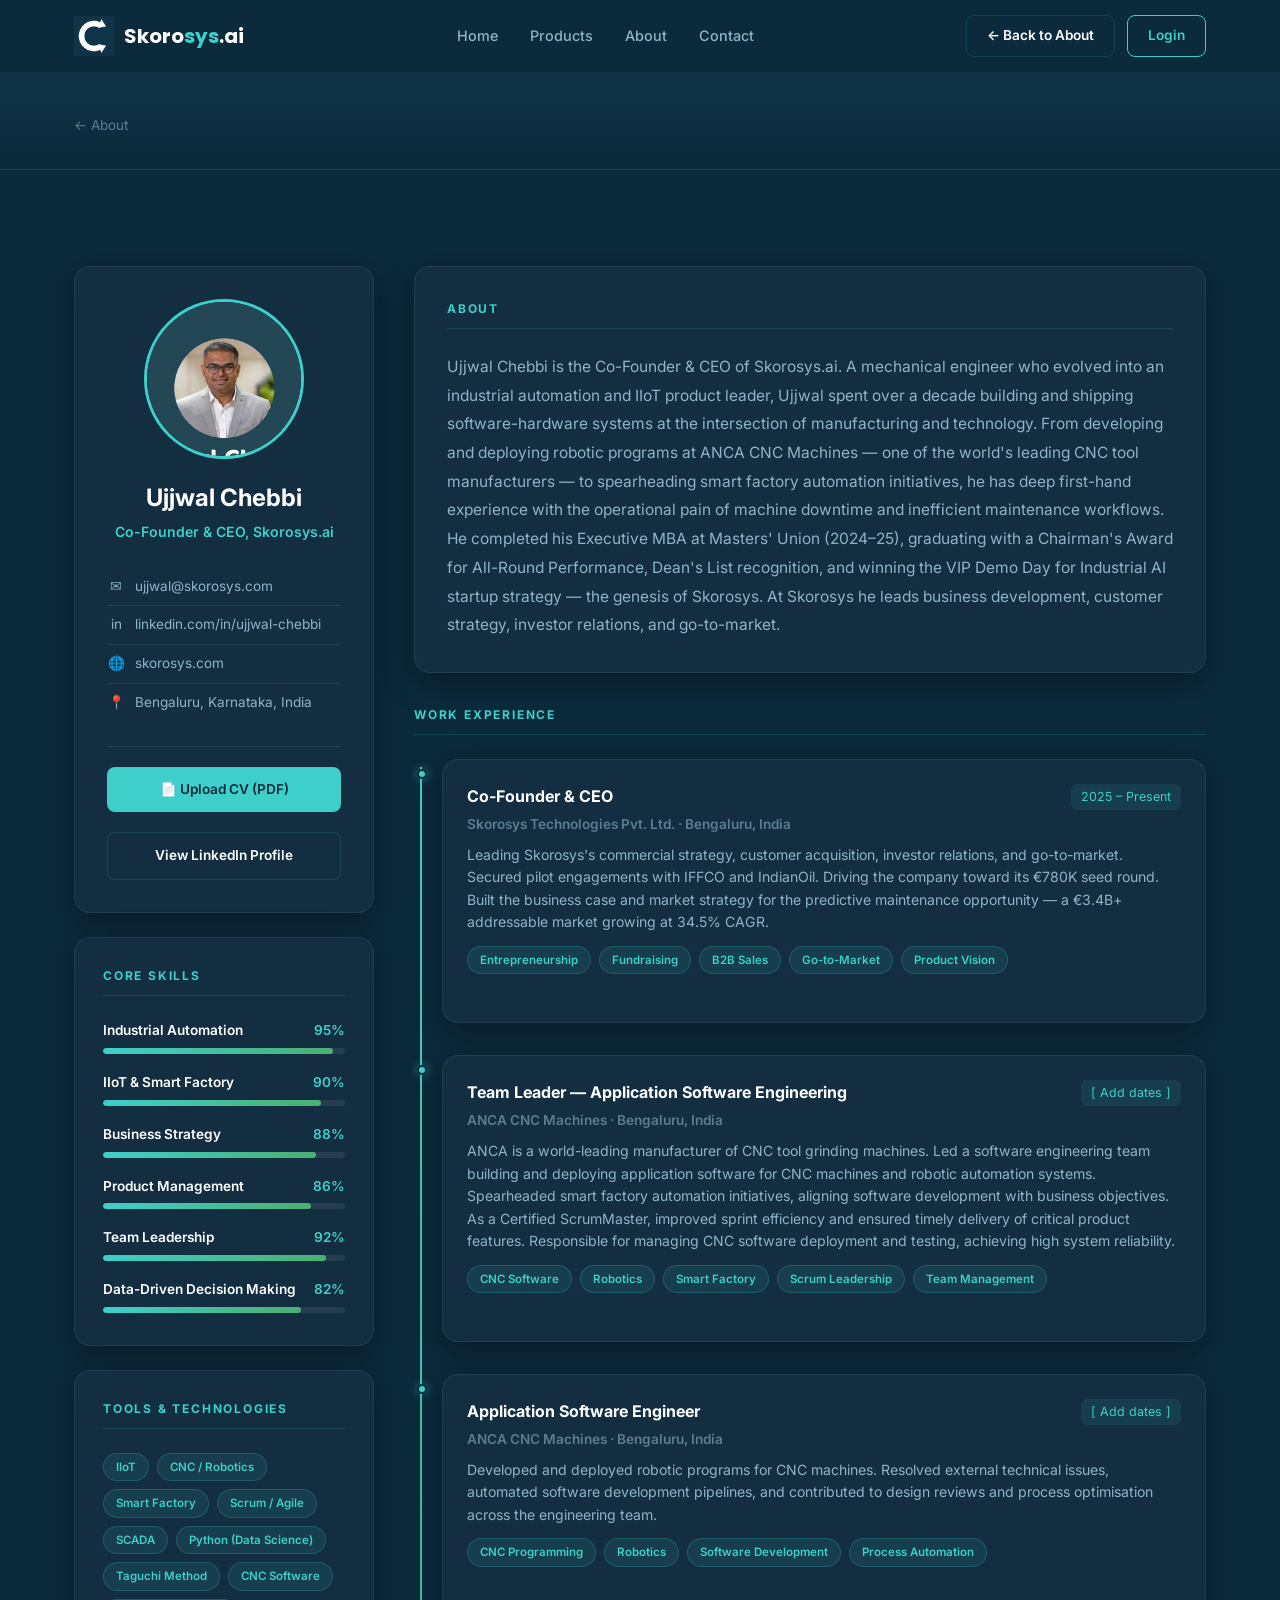
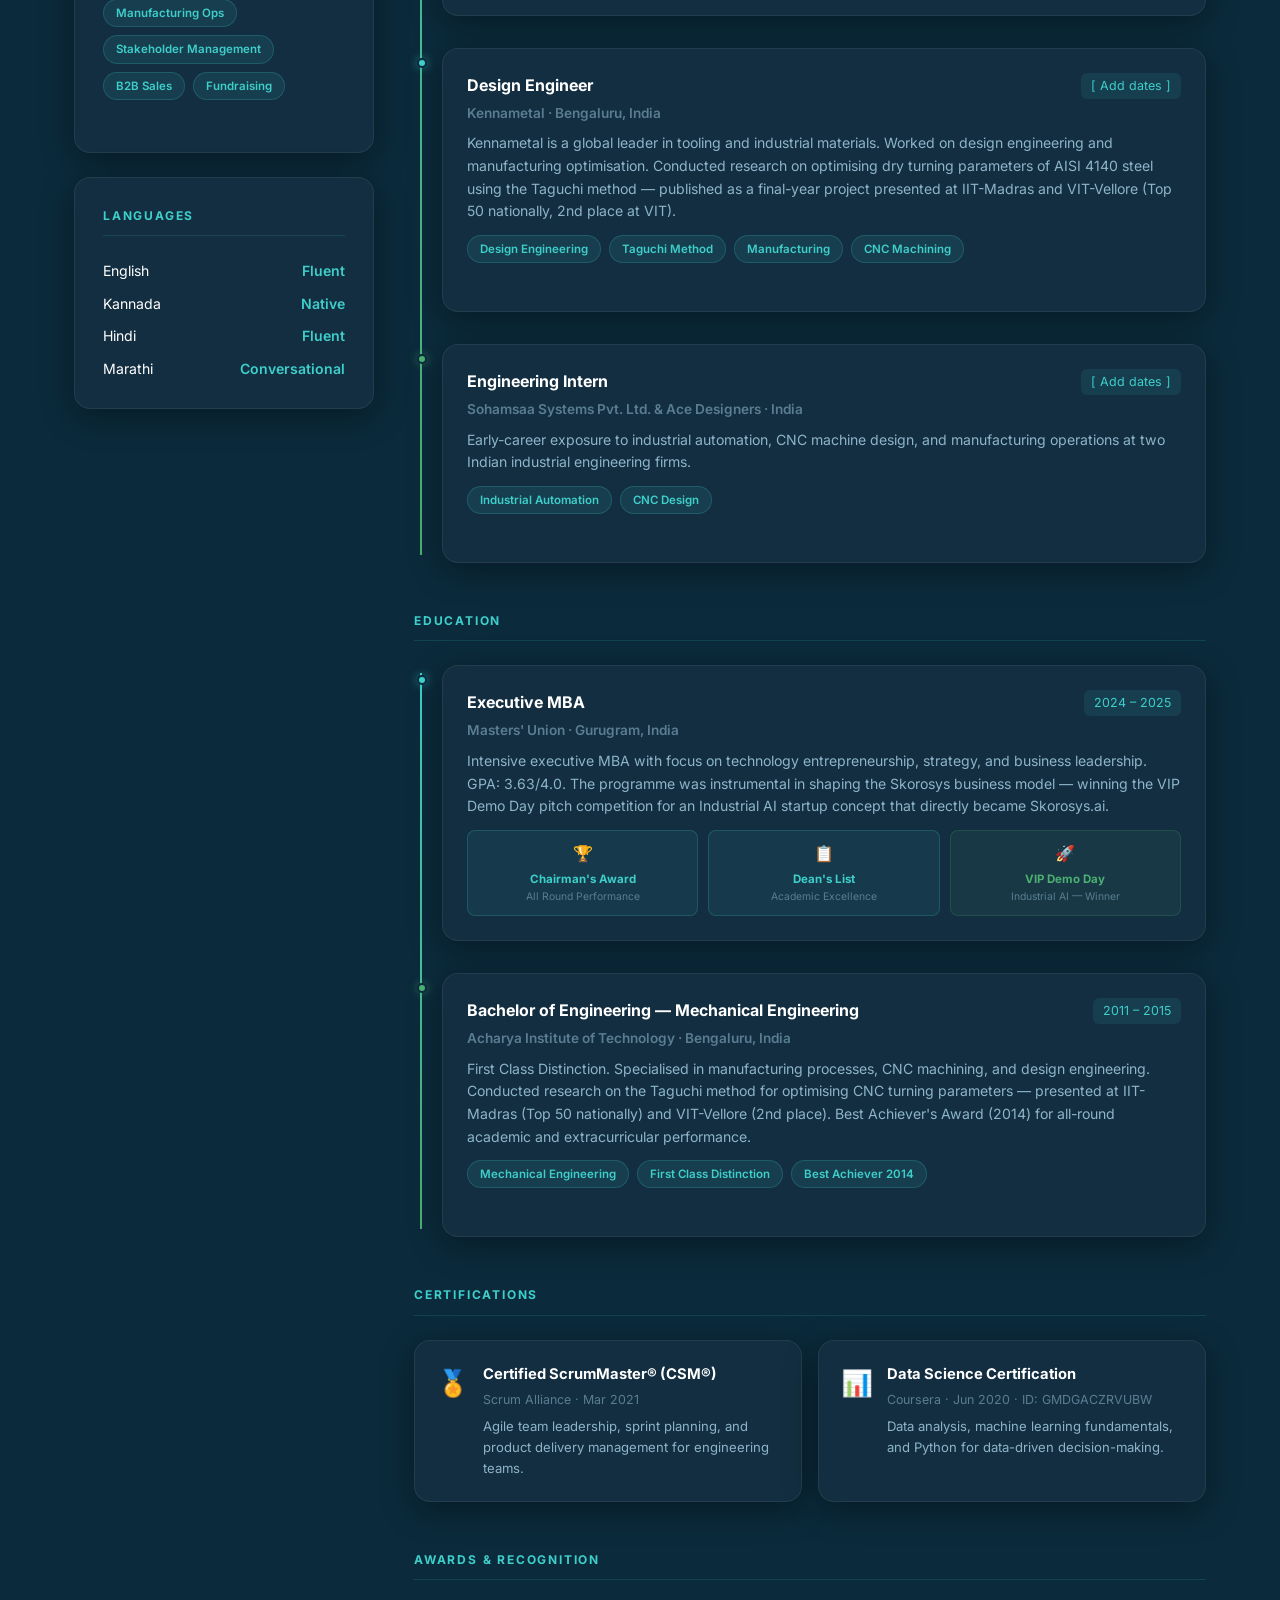
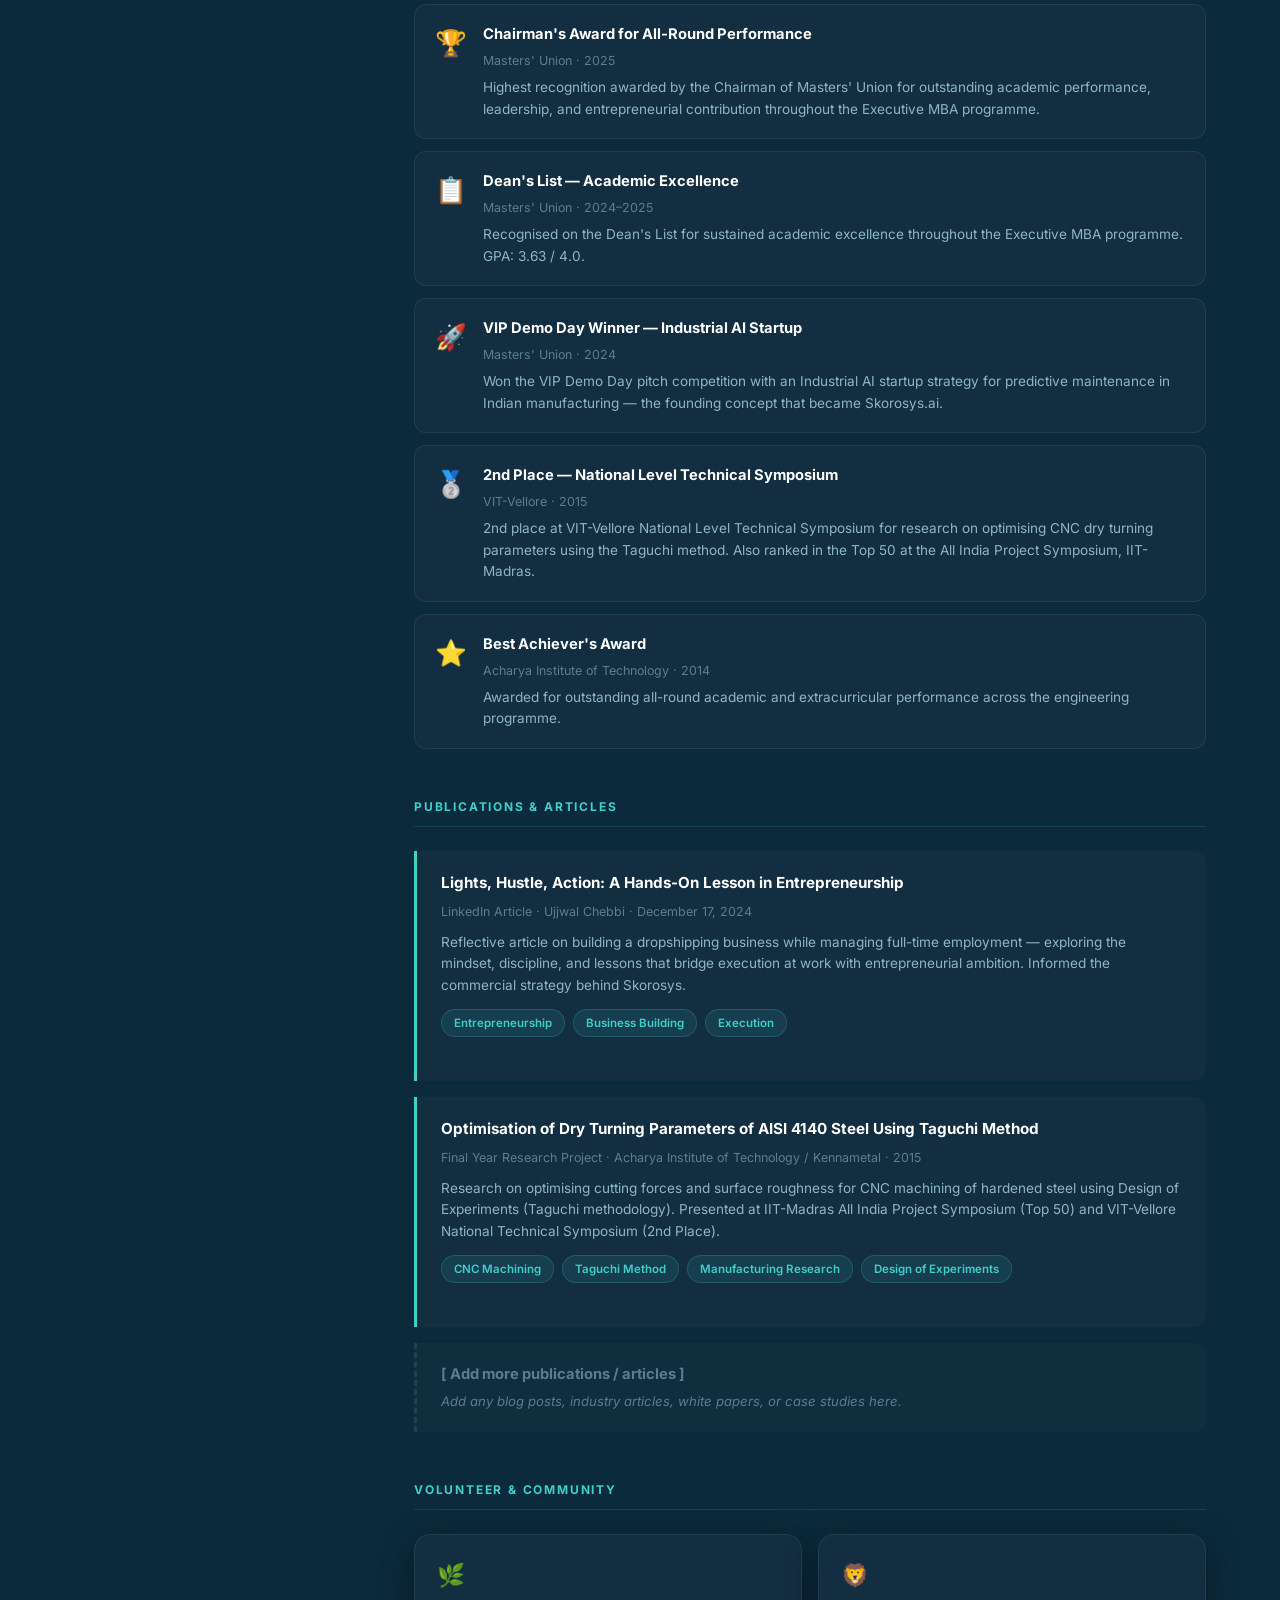
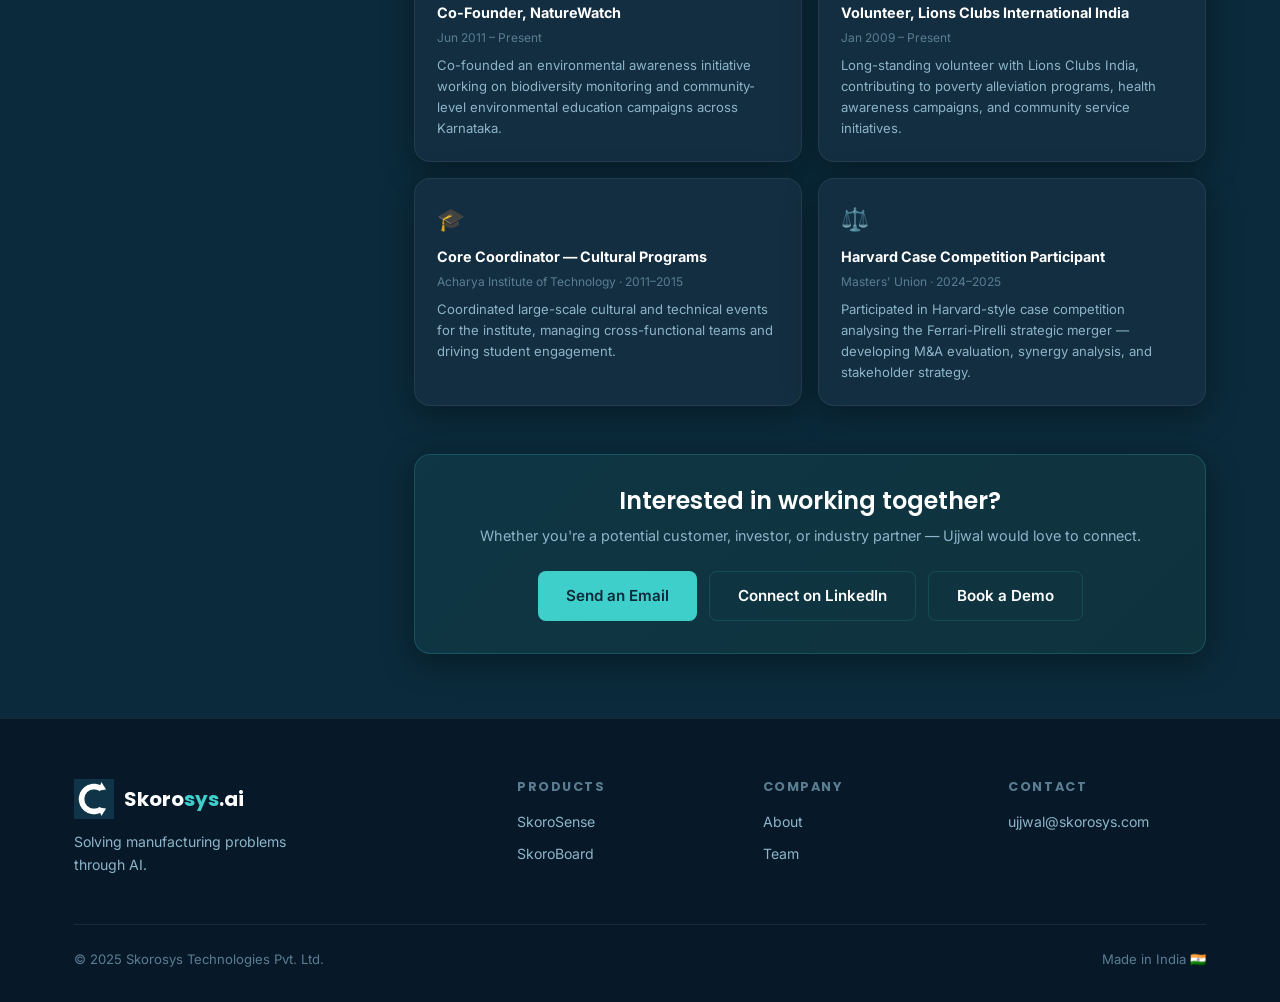
<file: profile-ujjwal.html>
<!DOCTYPE html>
<html lang="en">
<head>
  <meta charset="UTF-8" />
  <meta name="viewport" content="width=device-width, initial-scale=1.0" />
  <title>Ujjwal Chebbi — Profile & CV | Skorosys.ai</title>
  <meta name="description" content="Ujjwal Chebbi — Co-Founder & CEO of Skorosys.ai. Industrial automation leader, IIoT strategist, and MBA holder with 10+ years building smart factory solutions." />
  <link rel="stylesheet" href="css/styles.css" />
  <link rel="icon" type="image/png" href="images/favicon-32.png" />
  <link rel="apple-touch-icon" href="images/favicon-192.png" />
  <style>
    .timeline { position: relative; padding-left: 28px; }
    .timeline::before {
      content: '';
      position: absolute;
      left: 6px; top: 8px; bottom: 8px;
      width: 2px;
      background: linear-gradient(180deg, var(--accent-cyan), var(--accent-green));
    }
    .timeline-item { position: relative; margin-bottom: 32px; }
    .timeline-item::before {
      content: '';
      position: absolute;
      left: -25px; top: 10px;
      width: 10px; height: 10px;
      border-radius: 50%;
      background: var(--accent-cyan);
      border: 2px solid var(--bg-primary);
      box-shadow: 0 0 8px rgba(62,207,203,0.5);
    }
    .timeline-item:last-child::before { background: var(--accent-green); box-shadow: 0 0 8px rgba(76,175,114,0.5); }
    .award-card {
      display: flex;
      align-items: flex-start;
      gap: 16px;
      padding: 18px 20px;
      background: var(--bg-card);
      border: 1px solid var(--border-card);
      border-radius: 12px;
      margin-bottom: 12px;
      transition: border-color 0.2s;
    }
    .award-card:hover { border-color: var(--border); }
    .award-icon { font-size: 1.6rem; flex-shrink: 0; }
    .upload-zone {
      border: 2px dashed var(--border);
      border-radius: 12px;
      padding: 32px;
      text-align: center;
      cursor: pointer;
      transition: border-color 0.2s, background 0.2s;
    }
    .upload-zone:hover { border-color: var(--accent-cyan); background: rgba(62,207,203,0.04); }
  </style>
</head>
<body>

  <!-- NAV -->
  <nav class="nav">
    <div class="container nav-inner">
      <a href="index.html" class="nav-logo">
        <img src="images/logo-icon.png" alt="Skorosys logo" style="width:40px;height:40px;object-fit:contain;">
        <span class="nav-logo-text">Skoro<span>sys</span>.ai</span>
      </a>
      <ul class="nav-links">
        <li><a href="index.html">Home</a></li>
        <li><a href="products.html">Products</a></li>
        <li><a href="about.html">About</a></li>
        <li><a href="index.html#contact">Contact</a></li>
      </ul>
      <div class="nav-cta">
        <a href="about.html" class="btn btn-outline" style="padding:9px 20px;font-size:0.85rem;">← Back to About</a>
        <a href="https://skorosys.com/login" target="_blank" rel="noopener" class="btn btn-login" style="padding:9px 20px;font-size:0.85rem;">Login</a>
      </div>
      <div class="hamburger"><span></span><span></span><span></span></div>
    </div>
  </nav>

  <!-- PAGE HEADER -->
  <div style="height:var(--nav-height);"></div>
  <div style="background:linear-gradient(180deg,var(--bg-secondary) 0%,var(--bg-primary) 100%);padding:40px 0 0;border-bottom:1px solid var(--border-card);">
    <div class="container">
      <a href="about.html" style="color:var(--text-muted);font-size:0.85rem;display:inline-flex;align-items:center;gap:6px;margin-bottom:32px;transition:color 0.2s;" onmouseover="this.style.color='var(--accent-cyan)'" onmouseout="this.style.color='var(--text-muted)'">
        ← About
      </a>
    </div>
  </div>

  <!-- PROFILE CONTENT -->
  <section class="section--sm" style="padding-top:48px;">
    <div class="container">
      <div class="profile-layout">

        <!-- SIDEBAR -->
        <aside class="profile-sidebar">
          <div class="card" style="padding:32px;text-align:center;">
            <div class="team-photo" style="width:160px;height:160px;margin:0 auto 20px;font-size:4rem;">
              <img src="images/ujjwal-chebbi.jpg" alt="Ujjwal Chebbi" onerror="this.style.display='none';this.parentElement.innerHTML='👤';" />
            </div>
            <div class="name">Ujjwal Chebbi</div>
            <div class="title">Co-Founder &amp; CEO, Skorosys.ai</div>

            <div class="profile-contact" style="margin-top:20px;text-align:left;">
              <a href="mailto:ujjwal@skorosys.com">
                <span class="icon">✉</span> ujjwal@skorosys.com
              </a>
              <a href="https://www.linkedin.com/in/ujjwal-chebbi-a4845b94/" target="_blank" rel="noopener">
                <span class="icon">in</span> linkedin.com/in/ujjwal-chebbi
              </a>
              <a href="https://skorosys.com" target="_blank">
                <span class="icon">🌐</span> skorosys.com
              </a>
              <a href="#">
                <span class="icon">📍</span> Bengaluru, Karnataka, India
              </a>
            </div>

            <div style="margin-top:24px;padding-top:20px;border-top:1px solid var(--border-card);">
              <label for="cv-upload" class="btn btn-primary" style="width:100%;justify-content:center;margin-bottom:10px;font-size:0.85rem;cursor:pointer;" id="cv-label">
                📄 Upload CV (PDF)
              </label>
              <input type="file" id="cv-upload" accept=".pdf" style="display:none;" onchange="handleCvUpload(this)" />
              <a id="cv-download" href="#" class="btn btn-outline" style="width:100%;justify-content:center;font-size:0.85rem;display:none;">
                ⬇ Download CV
              </a>
              <a href="https://www.linkedin.com/in/ujjwal-chebbi-a4845b94/" target="_blank" rel="noopener" class="btn btn-outline" style="width:100%;justify-content:center;font-size:0.85rem;margin-top:10px;">
                View LinkedIn Profile
              </a>
            </div>
          </div>

          <!-- Skills -->
          <div class="card" style="padding:28px;margin-top:24px;">
            <div class="cv-section-title">Core Skills</div>
            <div style="display:flex;flex-direction:column;gap:14px;">
              <div class="skill-item">
                <div class="skill-label"><span>Industrial Automation</span><span style="color:var(--accent-cyan);">95%</span></div>
                <div class="skill-bar"><div class="skill-fill" data-width="95%"></div></div>
              </div>
              <div class="skill-item">
                <div class="skill-label"><span>IIoT &amp; Smart Factory</span><span style="color:var(--accent-cyan);">90%</span></div>
                <div class="skill-bar"><div class="skill-fill" data-width="90%"></div></div>
              </div>
              <div class="skill-item">
                <div class="skill-label"><span>Business Strategy</span><span style="color:var(--accent-cyan);">88%</span></div>
                <div class="skill-bar"><div class="skill-fill" data-width="88%"></div></div>
              </div>
              <div class="skill-item">
                <div class="skill-label"><span>Product Management</span><span style="color:var(--accent-cyan);">86%</span></div>
                <div class="skill-bar"><div class="skill-fill" data-width="86%"></div></div>
              </div>
              <div class="skill-item">
                <div class="skill-label"><span>Team Leadership</span><span style="color:var(--accent-cyan);">92%</span></div>
                <div class="skill-bar"><div class="skill-fill" data-width="92%"></div></div>
              </div>
              <div class="skill-item">
                <div class="skill-label"><span>Data-Driven Decision Making</span><span style="color:var(--accent-cyan);">82%</span></div>
                <div class="skill-bar"><div class="skill-fill" data-width="82%"></div></div>
              </div>
            </div>
          </div>

          <!-- Tools & Tech -->
          <div class="card" style="padding:28px;margin-top:24px;">
            <div class="cv-section-title">Tools &amp; Technologies</div>
            <div class="team-tags" style="justify-content:flex-start;">
              <span class="tag">IIoT</span>
              <span class="tag">CNC / Robotics</span>
              <span class="tag">Smart Factory</span>
              <span class="tag">Scrum / Agile</span>
              <span class="tag">SCADA</span>
              <span class="tag">Python (Data Science)</span>
              <span class="tag">Taguchi Method</span>
              <span class="tag">CNC Software</span>
              <span class="tag">Manufacturing Ops</span>
              <span class="tag">Stakeholder Management</span>
              <span class="tag">B2B Sales</span>
              <span class="tag">Fundraising</span>
            </div>
          </div>

          <!-- Languages -->
          <div class="card" style="padding:28px;margin-top:24px;">
            <div class="cv-section-title">Languages</div>
            <div style="display:flex;flex-direction:column;gap:10px;font-size:0.88rem;">
              <div style="display:flex;justify-content:space-between;"><span>English</span><span style="color:var(--accent-cyan);font-weight:600;">Fluent</span></div>
              <div style="display:flex;justify-content:space-between;"><span>Kannada</span><span style="color:var(--accent-cyan);font-weight:600;">Native</span></div>
              <div style="display:flex;justify-content:space-between;"><span>Hindi</span><span style="color:var(--accent-cyan);font-weight:600;">Fluent</span></div>
              <div style="display:flex;justify-content:space-between;"><span>Marathi</span><span style="color:var(--accent-cyan);font-weight:600;">Conversational</span></div>
            </div>
          </div>
        </aside>

        <!-- MAIN CONTENT -->
        <main>

          <!-- Summary -->
          <div class="card cv-section reveal" style="padding:32px;margin-bottom:32px;">
            <div class="cv-section-title">About</div>
            <p style="font-size:0.97rem;line-height:1.85;color:var(--text-secondary);">
              Ujjwal Chebbi is the Co-Founder &amp; CEO of Skorosys.ai. A mechanical engineer who evolved into an industrial automation and IIoT product leader, Ujjwal spent over a decade building and shipping software-hardware systems at the intersection of manufacturing and technology. From developing and deploying robotic programs at ANCA CNC Machines — one of the world's leading CNC tool manufacturers — to spearheading smart factory automation initiatives, he has deep first-hand experience with the operational pain of machine downtime and inefficient maintenance workflows. He completed his Executive MBA at Masters' Union (2024–25), graduating with a Chairman's Award for All-Round Performance, Dean's List recognition, and winning the VIP Demo Day for Industrial AI startup strategy — the genesis of Skorosys. At Skorosys he leads business development, customer strategy, investor relations, and go-to-market.
            </p>
          </div>

          <!-- Experience -->
          <div class="cv-section reveal">
            <div class="cv-section-title">Work Experience</div>
            <div class="timeline">

              <div class="timeline-item">
                <div class="card" style="padding:24px;">
                  <div class="cv-item-header">
                    <div class="cv-item-title">Co-Founder &amp; CEO</div>
                    <div class="cv-item-period">2025 – Present</div>
                  </div>
                  <div class="cv-item-org">Skorosys Technologies Pvt. Ltd. · Bengaluru, India</div>
                  <p style="font-size:0.88rem;margin-bottom:12px;">Leading Skorosys's commercial strategy, customer acquisition, investor relations, and go-to-market. Secured pilot engagements with IFFCO and IndianOil. Driving the company toward its €780K seed round. Built the business case and market strategy for the predictive maintenance opportunity — a €3.4B+ addressable market growing at 34.5% CAGR.</p>
                  <div class="team-tags" style="justify-content:flex-start;">
                    <span class="tag">Entrepreneurship</span>
                    <span class="tag">Fundraising</span>
                    <span class="tag">B2B Sales</span>
                    <span class="tag">Go-to-Market</span>
                    <span class="tag">Product Vision</span>
                  </div>
                </div>
              </div>

              <div class="timeline-item">
                <div class="card" style="padding:24px;">
                  <div class="cv-item-header">
                    <div class="cv-item-title">Team Leader — Application Software Engineering</div>
                    <div class="cv-item-period">[ Add dates ]</div>
                  </div>
                  <div class="cv-item-org">ANCA CNC Machines · Bengaluru, India</div>
                  <p style="font-size:0.88rem;margin-bottom:12px;">ANCA is a world-leading manufacturer of CNC tool grinding machines. Led a software engineering team building and deploying application software for CNC machines and robotic automation systems. Spearheaded smart factory automation initiatives, aligning software development with business objectives. As a Certified ScrumMaster, improved sprint efficiency and ensured timely delivery of critical product features. Responsible for managing CNC software deployment and testing, achieving high system reliability.</p>
                  <div class="team-tags" style="justify-content:flex-start;">
                    <span class="tag">CNC Software</span>
                    <span class="tag">Robotics</span>
                    <span class="tag">Smart Factory</span>
                    <span class="tag">Scrum Leadership</span>
                    <span class="tag">Team Management</span>
                  </div>
                </div>
              </div>

              <div class="timeline-item">
                <div class="card" style="padding:24px;">
                  <div class="cv-item-header">
                    <div class="cv-item-title">Application Software Engineer</div>
                    <div class="cv-item-period">[ Add dates ]</div>
                  </div>
                  <div class="cv-item-org">ANCA CNC Machines · Bengaluru, India</div>
                  <p style="font-size:0.88rem;margin-bottom:12px;">Developed and deployed robotic programs for CNC machines. Resolved external technical issues, automated software development pipelines, and contributed to design reviews and process optimisation across the engineering team.</p>
                  <div class="team-tags" style="justify-content:flex-start;">
                    <span class="tag">CNC Programming</span>
                    <span class="tag">Robotics</span>
                    <span class="tag">Software Development</span>
                    <span class="tag">Process Automation</span>
                  </div>
                </div>
              </div>

              <div class="timeline-item">
                <div class="card" style="padding:24px;">
                  <div class="cv-item-header">
                    <div class="cv-item-title">Design Engineer</div>
                    <div class="cv-item-period">[ Add dates ]</div>
                  </div>
                  <div class="cv-item-org">Kennametal · Bengaluru, India</div>
                  <p style="font-size:0.88rem;margin-bottom:12px;">Kennametal is a global leader in tooling and industrial materials. Worked on design engineering and manufacturing optimisation. Conducted research on optimising dry turning parameters of AISI 4140 steel using the Taguchi method — published as a final-year project presented at IIT-Madras and VIT-Vellore (Top 50 nationally, 2nd place at VIT).</p>
                  <div class="team-tags" style="justify-content:flex-start;">
                    <span class="tag">Design Engineering</span>
                    <span class="tag">Taguchi Method</span>
                    <span class="tag">Manufacturing</span>
                    <span class="tag">CNC Machining</span>
                  </div>
                </div>
              </div>

              <div class="timeline-item">
                <div class="card" style="padding:24px;">
                  <div class="cv-item-header">
                    <div class="cv-item-title">Engineering Intern</div>
                    <div class="cv-item-period">[ Add dates ]</div>
                  </div>
                  <div class="cv-item-org">Sohamsaa Systems Pvt. Ltd. &amp; Ace Designers · India</div>
                  <p style="font-size:0.88rem;margin-bottom:12px;">Early-career exposure to industrial automation, CNC machine design, and manufacturing operations at two Indian industrial engineering firms.</p>
                  <div class="team-tags" style="justify-content:flex-start;">
                    <span class="tag">Industrial Automation</span>
                    <span class="tag">CNC Design</span>
                  </div>
                </div>
              </div>

            </div>
          </div>

          <!-- Education -->
          <div class="cv-section reveal" style="margin-top:40px;">
            <div class="cv-section-title">Education</div>
            <div class="timeline">

              <div class="timeline-item">
                <div class="card" style="padding:24px;">
                  <div class="cv-item-header">
                    <div class="cv-item-title">Executive MBA</div>
                    <div class="cv-item-period">2024 – 2025</div>
                  </div>
                  <div class="cv-item-org">Masters' Union · Gurugram, India</div>
                  <p style="font-size:0.88rem;margin-bottom:12px;">Intensive executive MBA with focus on technology entrepreneurship, strategy, and business leadership. GPA: 3.63/4.0. The programme was instrumental in shaping the Skorosys business model — winning the VIP Demo Day pitch competition for an Industrial AI startup concept that directly became Skorosys.ai.</p>
                  <div style="display:grid;grid-template-columns:repeat(3,1fr);gap:10px;margin-top:12px;">
                    <div style="background:rgba(62,207,203,0.08);border:1px solid rgba(62,207,203,0.2);border-radius:8px;padding:10px;text-align:center;">
                      <div style="font-size:1rem;margin-bottom:4px;">🏆</div>
                      <div style="font-size:0.72rem;font-weight:700;color:var(--accent-cyan);">Chairman's Award</div>
                      <div style="font-size:0.65rem;color:var(--text-muted);">All Round Performance</div>
                    </div>
                    <div style="background:rgba(62,207,203,0.08);border:1px solid rgba(62,207,203,0.2);border-radius:8px;padding:10px;text-align:center;">
                      <div style="font-size:1rem;margin-bottom:4px;">📋</div>
                      <div style="font-size:0.72rem;font-weight:700;color:var(--accent-cyan);">Dean's List</div>
                      <div style="font-size:0.65rem;color:var(--text-muted);">Academic Excellence</div>
                    </div>
                    <div style="background:rgba(76,175,114,0.08);border:1px solid rgba(76,175,114,0.2);border-radius:8px;padding:10px;text-align:center;">
                      <div style="font-size:1rem;margin-bottom:4px;">🚀</div>
                      <div style="font-size:0.72rem;font-weight:700;color:var(--accent-green);">VIP Demo Day</div>
                      <div style="font-size:0.65rem;color:var(--text-muted);">Industrial AI — Winner</div>
                    </div>
                  </div>
                </div>
              </div>

              <div class="timeline-item">
                <div class="card" style="padding:24px;">
                  <div class="cv-item-header">
                    <div class="cv-item-title">Bachelor of Engineering — Mechanical Engineering</div>
                    <div class="cv-item-period">2011 – 2015</div>
                  </div>
                  <div class="cv-item-org">Acharya Institute of Technology · Bengaluru, India</div>
                  <p style="font-size:0.88rem;margin-bottom:12px;">First Class Distinction. Specialised in manufacturing processes, CNC machining, and design engineering. Conducted research on the Taguchi method for optimising CNC turning parameters — presented at IIT-Madras (Top 50 nationally) and VIT-Vellore (2nd place). Best Achiever's Award (2014) for all-round academic and extracurricular performance.</p>
                  <div class="team-tags" style="justify-content:flex-start;">
                    <span class="tag">Mechanical Engineering</span>
                    <span class="tag">First Class Distinction</span>
                    <span class="tag">Best Achiever 2014</span>
                  </div>
                </div>
              </div>

            </div>
          </div>

          <!-- Certifications -->
          <div class="cv-section reveal" style="margin-top:40px;">
            <div class="cv-section-title">Certifications</div>
            <div style="display:grid;grid-template-columns:1fr 1fr;gap:16px;">

              <div class="card" style="padding:22px;display:flex;gap:14px;align-items:flex-start;">
                <div style="font-size:1.6rem;flex-shrink:0;">🏅</div>
                <div>
                  <div style="font-weight:700;font-size:0.92rem;margin-bottom:4px;">Certified ScrumMaster® (CSM®)</div>
                  <div style="font-size:0.78rem;color:var(--text-muted);margin-bottom:6px;">Scrum Alliance · Mar 2021</div>
                  <p style="font-size:0.82rem;">Agile team leadership, sprint planning, and product delivery management for engineering teams.</p>
                </div>
              </div>

              <div class="card" style="padding:22px;display:flex;gap:14px;align-items:flex-start;">
                <div style="font-size:1.6rem;flex-shrink:0;">📊</div>
                <div>
                  <div style="font-weight:700;font-size:0.92rem;margin-bottom:4px;">Data Science Certification</div>
                  <div style="font-size:0.78rem;color:var(--text-muted);margin-bottom:6px;">Coursera · Jun 2020 · ID: GMDGACZRVUBW</div>
                  <p style="font-size:0.82rem;">Data analysis, machine learning fundamentals, and Python for data-driven decision-making.</p>
                </div>
              </div>

            </div>
          </div>

          <!-- Awards & Recognition -->
          <div class="cv-section reveal" style="margin-top:40px;">
            <div class="cv-section-title">Awards &amp; Recognition</div>

            <div class="award-card">
              <div class="award-icon">🏆</div>
              <div>
                <div style="font-weight:700;font-size:0.92rem;margin-bottom:4px;">Chairman's Award for All-Round Performance</div>
                <div style="font-size:0.78rem;color:var(--text-muted);margin-bottom:6px;">Masters' Union · 2025</div>
                <p style="font-size:0.85rem;color:var(--text-secondary);">Highest recognition awarded by the Chairman of Masters' Union for outstanding academic performance, leadership, and entrepreneurial contribution throughout the Executive MBA programme.</p>
              </div>
            </div>

            <div class="award-card">
              <div class="award-icon">📋</div>
              <div>
                <div style="font-weight:700;font-size:0.92rem;margin-bottom:4px;">Dean's List — Academic Excellence</div>
                <div style="font-size:0.78rem;color:var(--text-muted);margin-bottom:6px;">Masters' Union · 2024–2025</div>
                <p style="font-size:0.85rem;color:var(--text-secondary);">Recognised on the Dean's List for sustained academic excellence throughout the Executive MBA programme. GPA: 3.63 / 4.0.</p>
              </div>
            </div>

            <div class="award-card">
              <div class="award-icon">🚀</div>
              <div>
                <div style="font-weight:700;font-size:0.92rem;margin-bottom:4px;">VIP Demo Day Winner — Industrial AI Startup</div>
                <div style="font-size:0.78rem;color:var(--text-muted);margin-bottom:6px;">Masters' Union · 2024</div>
                <p style="font-size:0.85rem;color:var(--text-secondary);">Won the VIP Demo Day pitch competition with an Industrial AI startup strategy for predictive maintenance in Indian manufacturing — the founding concept that became Skorosys.ai.</p>
              </div>
            </div>

            <div class="award-card">
              <div class="award-icon">🥈</div>
              <div>
                <div style="font-weight:700;font-size:0.92rem;margin-bottom:4px;">2nd Place — National Level Technical Symposium</div>
                <div style="font-size:0.78rem;color:var(--text-muted);margin-bottom:6px;">VIT-Vellore · 2015</div>
                <p style="font-size:0.85rem;color:var(--text-secondary);">2nd place at VIT-Vellore National Level Technical Symposium for research on optimising CNC dry turning parameters using the Taguchi method. Also ranked in the Top 50 at the All India Project Symposium, IIT-Madras.</p>
              </div>
            </div>

            <div class="award-card">
              <div class="award-icon">⭐</div>
              <div>
                <div style="font-weight:700;font-size:0.92rem;margin-bottom:4px;">Best Achiever's Award</div>
                <div style="font-size:0.78rem;color:var(--text-muted);margin-bottom:6px;">Acharya Institute of Technology · 2014</div>
                <p style="font-size:0.85rem;color:var(--text-secondary);">Awarded for outstanding all-round academic and extracurricular performance across the engineering programme.</p>
              </div>
            </div>

          </div>

          <!-- Publications & Articles -->
          <div class="cv-section reveal" style="margin-top:40px;" id="publications">
            <div class="cv-section-title">Publications &amp; Articles</div>

            <div style="border-left:3px solid var(--accent-cyan);padding:20px 24px;background:var(--bg-card);border-radius:0 12px 12px 0;margin-bottom:16px;">
              <div style="font-weight:700;font-size:0.95rem;margin-bottom:6px;">Lights, Hustle, Action: A Hands-On Lesson in Entrepreneurship</div>
              <div style="font-size:0.78rem;color:var(--text-muted);margin-bottom:10px;">LinkedIn Article · Ujjwal Chebbi · December 17, 2024</div>
              <p style="font-size:0.85rem;color:var(--text-secondary);margin-bottom:12px;">Reflective article on building a dropshipping business while managing full-time employment — exploring the mindset, discipline, and lessons that bridge execution at work with entrepreneurial ambition. Informed the commercial strategy behind Skorosys.</p>
              <div class="team-tags" style="justify-content:flex-start;">
                <span class="tag">Entrepreneurship</span>
                <span class="tag">Business Building</span>
                <span class="tag">Execution</span>
              </div>
            </div>

            <div style="border-left:3px solid var(--accent-cyan);padding:20px 24px;background:var(--bg-card);border-radius:0 12px 12px 0;margin-bottom:16px;">
              <div style="font-weight:700;font-size:0.95rem;margin-bottom:6px;">Optimisation of Dry Turning Parameters of AISI 4140 Steel Using Taguchi Method</div>
              <div style="font-size:0.78rem;color:var(--text-muted);margin-bottom:10px;">Final Year Research Project · Acharya Institute of Technology / Kennametal · 2015</div>
              <p style="font-size:0.85rem;color:var(--text-secondary);margin-bottom:12px;">Research on optimising cutting forces and surface roughness for CNC machining of hardened steel using Design of Experiments (Taguchi methodology). Presented at IIT-Madras All India Project Symposium (Top 50) and VIT-Vellore National Technical Symposium (2nd Place).</p>
              <div class="team-tags" style="justify-content:flex-start;">
                <span class="tag">CNC Machining</span>
                <span class="tag">Taguchi Method</span>
                <span class="tag">Manufacturing Research</span>
                <span class="tag">Design of Experiments</span>
              </div>
            </div>

            <div style="border-left:3px dashed var(--border);padding:20px 24px;background:rgba(255,255,255,0.02);border-radius:0 12px 12px 0;">
              <div style="font-weight:700;font-size:0.92rem;margin-bottom:4px;color:var(--text-muted);">[ Add more publications / articles ]</div>
              <p style="font-size:0.82rem;color:var(--text-muted);font-style:italic;">Add any blog posts, industry articles, white papers, or case studies here.</p>
            </div>
          </div>

          <!-- Volunteer Work -->
          <div class="cv-section reveal" style="margin-top:40px;">
            <div class="cv-section-title">Volunteer &amp; Community</div>
            <div style="display:grid;grid-template-columns:1fr 1fr;gap:16px;">

              <div class="card" style="padding:22px;">
                <div style="font-size:1.4rem;margin-bottom:8px;">🌿</div>
                <div style="font-weight:700;font-size:0.9rem;margin-bottom:4px;">Co-Founder, NatureWatch</div>
                <div style="font-size:0.75rem;color:var(--text-muted);margin-bottom:8px;">Jun 2011 – Present</div>
                <p style="font-size:0.82rem;color:var(--text-secondary);">Co-founded an environmental awareness initiative working on biodiversity monitoring and community-level environmental education campaigns across Karnataka.</p>
              </div>

              <div class="card" style="padding:22px;">
                <div style="font-size:1.4rem;margin-bottom:8px;">🦁</div>
                <div style="font-weight:700;font-size:0.9rem;margin-bottom:4px;">Volunteer, Lions Clubs International India</div>
                <div style="font-size:0.75rem;color:var(--text-muted);margin-bottom:8px;">Jan 2009 – Present</div>
                <p style="font-size:0.82rem;color:var(--text-secondary);">Long-standing volunteer with Lions Clubs India, contributing to poverty alleviation programs, health awareness campaigns, and community service initiatives.</p>
              </div>

              <div class="card" style="padding:22px;">
                <div style="font-size:1.4rem;margin-bottom:8px;">🎓</div>
                <div style="font-weight:700;font-size:0.9rem;margin-bottom:4px;">Core Coordinator — Cultural Programs</div>
                <div style="font-size:0.75rem;color:var(--text-muted);margin-bottom:8px;">Acharya Institute of Technology · 2011–2015</div>
                <p style="font-size:0.82rem;color:var(--text-secondary);">Coordinated large-scale cultural and technical events for the institute, managing cross-functional teams and driving student engagement.</p>
              </div>

              <div class="card" style="padding:22px;">
                <div style="font-size:1.4rem;margin-bottom:8px;">⚖️</div>
                <div style="font-weight:700;font-size:0.9rem;margin-bottom:4px;">Harvard Case Competition Participant</div>
                <div style="font-size:0.75rem;color:var(--text-muted);margin-bottom:8px;">Masters' Union · 2024–2025</div>
                <p style="font-size:0.82rem;color:var(--text-secondary);">Participated in Harvard-style case competition analysing the Ferrari-Pirelli strategic merger — developing M&amp;A evaluation, synergy analysis, and stakeholder strategy.</p>
              </div>

            </div>
          </div>


          <!-- CTA -->
          <div class="card reveal" style="margin-top:48px;padding:32px;text-align:center;background:linear-gradient(135deg,rgba(62,207,203,0.07),rgba(76,175,114,0.07));border-color:rgba(62,207,203,0.2);">
            <h3 style="margin-bottom:8px;">Interested in working together?</h3>
            <p style="margin-bottom:24px;font-size:0.9rem;">Whether you're a potential customer, investor, or industry partner — Ujjwal would love to connect.</p>
            <div style="display:flex;gap:12px;justify-content:center;flex-wrap:wrap;">
              <a href="mailto:ujjwal@skorosys.com" class="btn btn-primary">Send an Email</a>
              <a href="https://www.linkedin.com/in/ujjwal-chebbi-a4845b94/" target="_blank" rel="noopener" class="btn btn-outline">Connect on LinkedIn</a>
              <a href="index.html#contact" class="btn btn-outline">Book a Demo</a>
            </div>
          </div>

        </main>
      </div>
    </div>
  </section>

  <!-- FOOTER -->
  <footer class="footer">
    <div class="container">
      <div class="footer-grid">
        <div class="footer-brand">
          <a href="index.html" class="nav-logo" style="margin-bottom:12px;">
            <img src="images/logo-icon.png" alt="Skorosys logo" style="width:40px;height:40px;object-fit:contain;">
            <span class="nav-logo-text">Skoro<span>sys</span>.ai</span>
          </a>
          <p>Solving manufacturing problems through AI.</p>
        </div>
        <div class="footer-col">
          <h5>Products</h5>
          <a href="products.html#skoro-sense">SkoroSense</a>
          <a href="products.html#skoro-board">SkoroBoard</a>
        </div>
        <div class="footer-col">
          <h5>Company</h5>
          <a href="about.html">About</a>
          <a href="about.html#team">Team</a>
        </div>
        <div class="footer-col">
          <h5>Contact</h5>
          <a href="mailto:ujjwal@skorosys.com">ujjwal@skorosys.com</a>
        </div>
      </div>
      <div class="footer-bottom">
        <span>© 2025 Skorosys Technologies Pvt. Ltd.</span>
        <span>Made in India 🇮🇳</span>
      </div>
    </div>
  </footer>

  <script src="js/main.js"></script>
  <script>
    function handleCvUpload(input) {
      if (!input.files || !input.files[0]) return;
      const file = input.files[0];
      const url  = URL.createObjectURL(file);
      document.getElementById('cv-label').textContent = '✓ CV Uploaded';
      const dl = document.getElementById('cv-download');
      dl.href = url;
      dl.download = 'Ujjwal-Chebbi-CV.pdf';
      dl.style.display = 'flex';
      const msg = document.getElementById('cv-uploaded-msg');
      if (msg) msg.style.display = 'block';
    }
  </script>
</body>
</html>
</file>
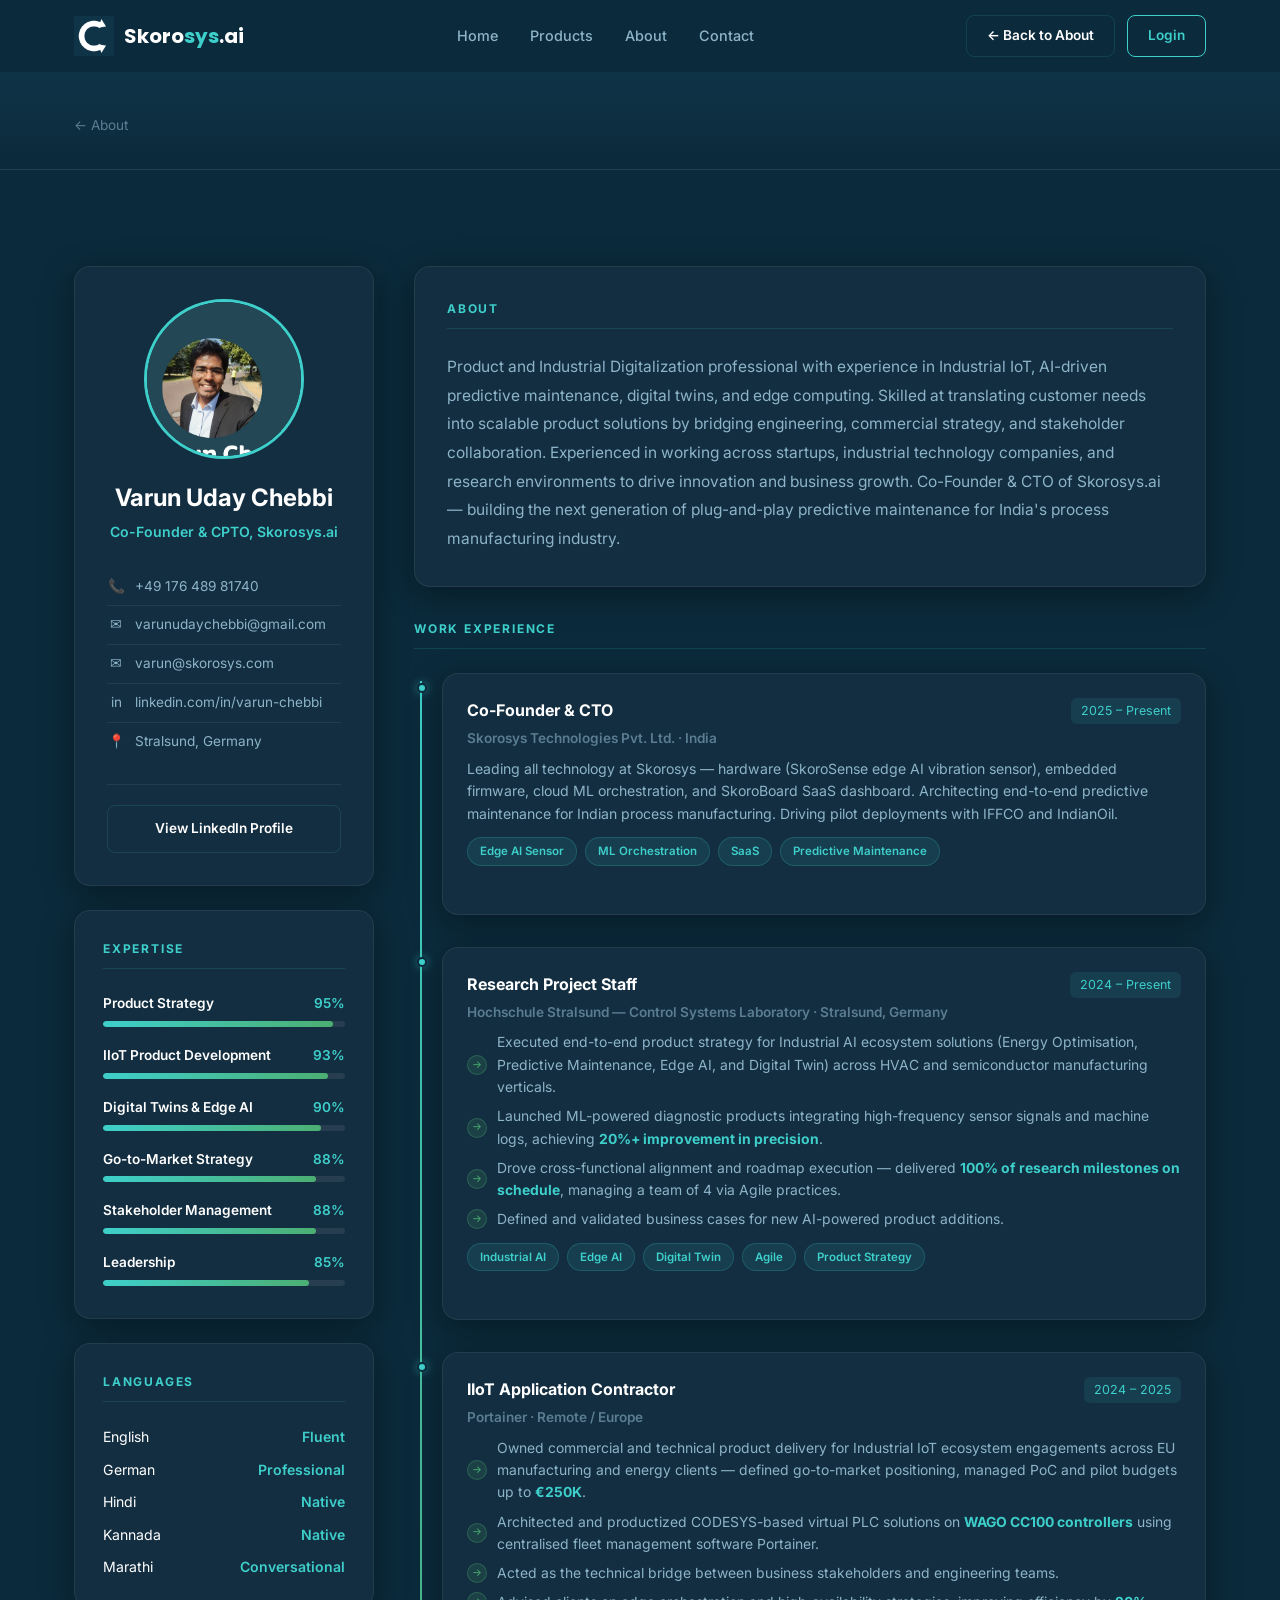
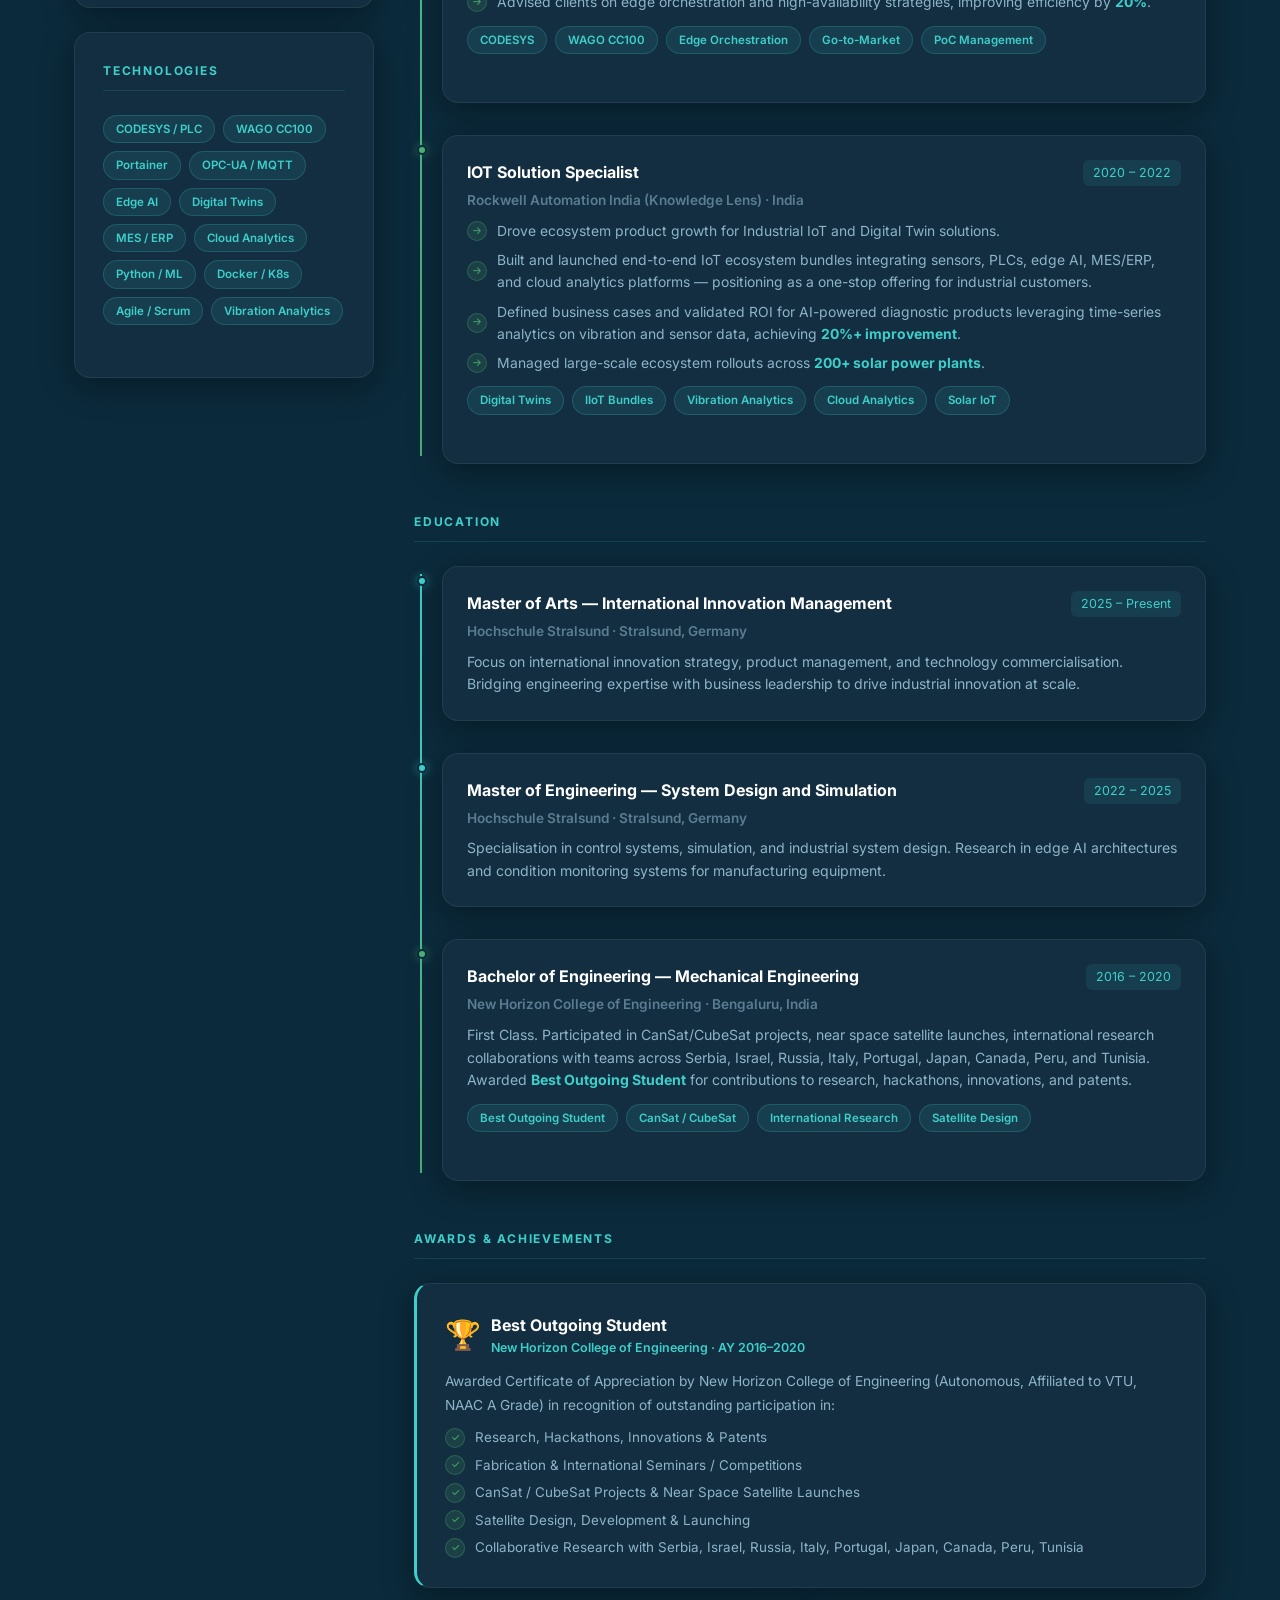
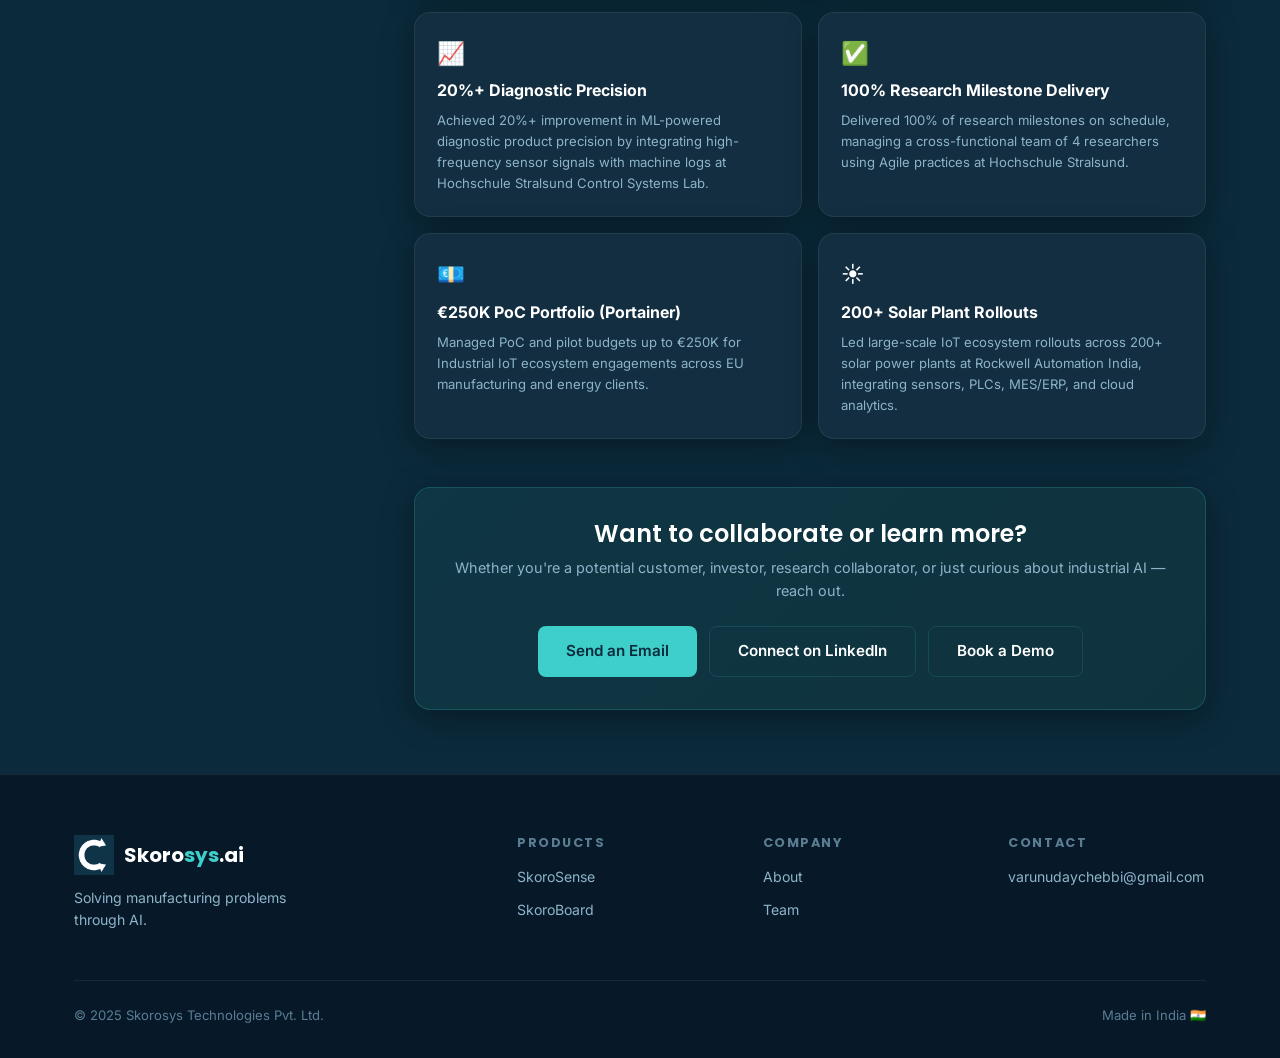
<file: profile.html>
<!DOCTYPE html>
<html lang="en">
<head>
  <meta charset="UTF-8" />
  <meta name="viewport" content="width=device-width, initial-scale=1.0" />
  <title>Varun Uday Chebbi — Profile & CV | Skorosys.ai</title>
  <meta name="description" content="Varun Uday Chebbi — Co-Founder & CPTO of Skorosys.ai. Product & Industrial Digitalization professional specialising in IIoT, AI-driven predictive maintenance, digital twins, and edge computing." />
  <link rel="stylesheet" href="css/styles.css" />
  <link rel="icon" type="image/png" href="images/favicon-32.png" />
  <link rel="apple-touch-icon" href="images/favicon-192.png" />
  <style>
    .timeline { position: relative; padding-left: 28px; }
    .timeline::before {
      content: '';
      position: absolute;
      left: 6px; top: 8px; bottom: 8px;
      width: 2px;
      background: linear-gradient(180deg, var(--accent-cyan), var(--accent-green));
    }
    .timeline-item { position: relative; margin-bottom: 32px; }
    .timeline-item::before {
      content: '';
      position: absolute;
      left: -25px; top: 10px;
      width: 10px; height: 10px;
      border-radius: 50%;
      background: var(--accent-cyan);
      border: 2px solid var(--bg-primary);
      box-shadow: 0 0 8px rgba(62,207,203,0.5);
    }
    .timeline-item:last-child::before { background: var(--accent-green); box-shadow: 0 0 8px rgba(76,175,114,0.5); }
    .cert-img {
      width: 100%;
      border-radius: 12px;
      border: 1px solid var(--border-card);
      box-shadow: 0 8px 32px rgba(0,0,0,0.4);
      transition: transform 0.3s ease, box-shadow 0.3s ease;
    }
    .cert-img:hover { transform: scale(1.02); box-shadow: 0 16px 48px rgba(0,0,0,0.5); }
    .ref-card {
      background: var(--bg-secondary);
      border: 1px solid var(--border-card);
      border-radius: 12px;
      padding: 20px 24px;
    }
  </style>
</head>
<body>

  <!-- NAV -->
  <nav class="nav">
    <div class="container nav-inner">
      <a href="index.html" class="nav-logo">
        <img src="images/logo-icon.png" alt="Skorosys logo" style="width:40px;height:40px;object-fit:contain;">
        <span class="nav-logo-text">Skoro<span>sys</span>.ai</span>
      </a>
      <ul class="nav-links">
        <li><a href="index.html">Home</a></li>
        <li><a href="products.html">Products</a></li>
        <li><a href="about.html">About</a></li>
        <li><a href="index.html#contact">Contact</a></li>
      </ul>
      <div class="nav-cta">
        <a href="about.html" class="btn btn-outline" style="padding:9px 20px;font-size:0.85rem;">← Back to About</a>
        <a href="https://skorosys.com/login" target="_blank" rel="noopener" class="btn btn-login" style="padding:9px 20px;font-size:0.85rem;">Login</a>
      </div>
      <div class="hamburger"><span></span><span></span><span></span></div>
    </div>
  </nav>

  <div style="height:var(--nav-height);"></div>
  <div style="background:linear-gradient(180deg,var(--bg-secondary) 0%,var(--bg-primary) 100%);padding:40px 0 0;border-bottom:1px solid var(--border-card);">
    <div class="container">
      <a href="about.html" style="color:var(--text-muted);font-size:0.85rem;display:inline-flex;align-items:center;gap:6px;margin-bottom:32px;transition:color 0.2s;" onmouseover="this.style.color='var(--accent-cyan)'" onmouseout="this.style.color='var(--text-muted)'">← About</a>
    </div>
  </div>

  <section class="section--sm" style="padding-top:48px;">
    <div class="container">
      <div class="profile-layout">

        <!-- SIDEBAR -->
        <aside class="profile-sidebar">
          <div class="card" style="padding:32px;text-align:center;">
            <div class="team-photo" style="width:160px;height:160px;margin:0 auto 20px;font-size:4rem;">
              <img src="images/varun-chebbi.jpg" alt="Varun Uday Chebbi" onerror="this.style.display='none';this.parentElement.innerHTML='👤';" />
            </div>
            <div class="name">Varun Uday Chebbi</div>
            <div class="title">Co-Founder &amp; CPTO, Skorosys.ai</div>

            <div class="profile-contact" style="margin-top:20px;text-align:left;">
              <a href="tel:+4917648981740"><span class="icon">📞</span> +49 176 489 81740</a>
              <a href="mailto:varunudaychebbi@gmail.com"><span class="icon">✉</span> varunudaychebbi@gmail.com</a>
              <a href="mailto:varun@skorosys.com"><span class="icon">✉</span> varun@skorosys.com</a>
              <a href="https://www.linkedin.com/in/varun-chebbi-065686192/" target="_blank" rel="noopener"><span class="icon">in</span> linkedin.com/in/varun-chebbi</a>
              <a href="#"><span class="icon">📍</span> Stralsund, Germany</a>
            </div>

            <div style="margin-top:24px;padding-top:20px;border-top:1px solid var(--border-card);">
              <a href="https://www.linkedin.com/in/varun-chebbi-065686192/" target="_blank" rel="noopener" class="btn btn-outline" style="width:100%;justify-content:center;font-size:0.85rem;">
                View LinkedIn Profile
              </a>
            </div>
          </div>

          <!-- Expertise -->
          <div class="card" style="padding:28px;margin-top:24px;">
            <div class="cv-section-title">Expertise</div>
            <div style="display:flex;flex-direction:column;gap:14px;">
              <div class="skill-item">
                <div class="skill-label"><span>Product Strategy</span><span style="color:var(--accent-cyan);">95%</span></div>
                <div class="skill-bar"><div class="skill-fill" data-width="95%"></div></div>
              </div>
              <div class="skill-item">
                <div class="skill-label"><span>IIoT Product Development</span><span style="color:var(--accent-cyan);">93%</span></div>
                <div class="skill-bar"><div class="skill-fill" data-width="93%"></div></div>
              </div>
              <div class="skill-item">
                <div class="skill-label"><span>Digital Twins &amp; Edge AI</span><span style="color:var(--accent-cyan);">90%</span></div>
                <div class="skill-bar"><div class="skill-fill" data-width="90%"></div></div>
              </div>
              <div class="skill-item">
                <div class="skill-label"><span>Go-to-Market Strategy</span><span style="color:var(--accent-cyan);">88%</span></div>
                <div class="skill-bar"><div class="skill-fill" data-width="88%"></div></div>
              </div>
              <div class="skill-item">
                <div class="skill-label"><span>Stakeholder Management</span><span style="color:var(--accent-cyan);">88%</span></div>
                <div class="skill-bar"><div class="skill-fill" data-width="88%"></div></div>
              </div>
              <div class="skill-item">
                <div class="skill-label"><span>Leadership</span><span style="color:var(--accent-cyan);">85%</span></div>
                <div class="skill-bar"><div class="skill-fill" data-width="85%"></div></div>
              </div>
            </div>
          </div>

          <!-- Languages -->
          <div class="card" style="padding:28px;margin-top:24px;">
            <div class="cv-section-title">Languages</div>
            <div style="display:flex;flex-direction:column;gap:10px;font-size:0.88rem;">
              <div style="display:flex;justify-content:space-between;"><span>English</span><span style="color:var(--accent-cyan);font-weight:600;">Fluent</span></div>
              <div style="display:flex;justify-content:space-between;"><span>German</span><span style="color:var(--accent-cyan);font-weight:600;">Professional</span></div>
              <div style="display:flex;justify-content:space-between;"><span>Hindi</span><span style="color:var(--accent-cyan);font-weight:600;">Native</span></div>
              <div style="display:flex;justify-content:space-between;"><span>Kannada</span><span style="color:var(--accent-cyan);font-weight:600;">Native</span></div>
              <div style="display:flex;justify-content:space-between;"><span>Marathi</span><span style="color:var(--accent-cyan);font-weight:600;">Conversational</span></div>
            </div>
          </div>

          <!-- Tech Stack -->
          <div class="card" style="padding:28px;margin-top:24px;">
            <div class="cv-section-title">Technologies</div>
            <div class="team-tags" style="justify-content:flex-start;">
              <span class="tag">CODESYS / PLC</span>
              <span class="tag">WAGO CC100</span>
              <span class="tag">Portainer</span>
              <span class="tag">OPC-UA / MQTT</span>
              <span class="tag">Edge AI</span>
              <span class="tag">Digital Twins</span>
              <span class="tag">MES / ERP</span>
              <span class="tag">Cloud Analytics</span>
              <span class="tag">Python / ML</span>
              <span class="tag">Docker / K8s</span>
              <span class="tag">Agile / Scrum</span>
              <span class="tag">Vibration Analytics</span>
            </div>
          </div>
        </aside>

        <!-- MAIN CONTENT -->
        <main>

          <!-- Summary -->
          <div class="card cv-section reveal" style="padding:32px;margin-bottom:32px;">
            <div class="cv-section-title">About</div>
            <p style="font-size:0.97rem;line-height:1.85;color:var(--text-secondary);">
              Product and Industrial Digitalization professional with experience in Industrial IoT, AI-driven predictive maintenance, digital twins, and edge computing. Skilled at translating customer needs into scalable product solutions by bridging engineering, commercial strategy, and stakeholder collaboration. Experienced in working across startups, industrial technology companies, and research environments to drive innovation and business growth. Co-Founder &amp; CTO of Skorosys.ai — building the next generation of plug-and-play predictive maintenance for India's process manufacturing industry.
            </p>
          </div>

          <!-- Experience -->
          <div class="cv-section reveal">
            <div class="cv-section-title">Work Experience</div>
            <div class="timeline">

              <div class="timeline-item">
                <div class="card" style="padding:24px;">
                  <div class="cv-item-header">
                    <div class="cv-item-title">Co-Founder &amp; CTO</div>
                    <div class="cv-item-period">2025 – Present</div>
                  </div>
                  <div class="cv-item-org">Skorosys Technologies Pvt. Ltd. · India</div>
                  <p style="font-size:0.88rem;margin-bottom:12px;">Leading all technology at Skorosys — hardware (SkoroSense edge AI vibration sensor), embedded firmware, cloud ML orchestration, and SkoroBoard SaaS dashboard. Architecting end-to-end predictive maintenance for Indian process manufacturing. Driving pilot deployments with IFFCO and IndianOil.</p>
                  <div class="team-tags" style="justify-content:flex-start;">
                    <span class="tag">Edge AI Sensor</span><span class="tag">ML Orchestration</span><span class="tag">SaaS</span><span class="tag">Predictive Maintenance</span>
                  </div>
                </div>
              </div>

              <div class="timeline-item">
                <div class="card" style="padding:24px;">
                  <div class="cv-item-header">
                    <div class="cv-item-title">Research Project Staff</div>
                    <div class="cv-item-period">2024 – Present</div>
                  </div>
                  <div class="cv-item-org">Hochschule Stralsund — Control Systems Laboratory · Stralsund, Germany</div>
                  <ul style="margin-top:8px;display:flex;flex-direction:column;gap:7px;">
                    <li class="product-feature"><span class="check">→</span><span style="font-size:0.87rem;color:var(--text-secondary);">Executed end-to-end product strategy for Industrial AI ecosystem solutions (Energy Optimisation, Predictive Maintenance, Edge AI, and Digital Twin) across HVAC and semiconductor manufacturing verticals.</span></li>
                    <li class="product-feature"><span class="check">→</span><span style="font-size:0.87rem;color:var(--text-secondary);">Launched ML-powered diagnostic products integrating high-frequency sensor signals and machine logs, achieving <strong style="color:var(--accent-cyan);">20%+ improvement in precision</strong>.</span></li>
                    <li class="product-feature"><span class="check">→</span><span style="font-size:0.87rem;color:var(--text-secondary);">Drove cross-functional alignment and roadmap execution — delivered <strong style="color:var(--accent-cyan);">100% of research milestones on schedule</strong>, managing a team of 4 via Agile practices.</span></li>
                    <li class="product-feature"><span class="check">→</span><span style="font-size:0.87rem;color:var(--text-secondary);">Defined and validated business cases for new AI-powered product additions.</span></li>
                  </ul>
                  <div class="team-tags" style="justify-content:flex-start;margin-top:12px;">
                    <span class="tag">Industrial AI</span><span class="tag">Edge AI</span><span class="tag">Digital Twin</span><span class="tag">Agile</span><span class="tag">Product Strategy</span>
                  </div>
                </div>
              </div>

              <div class="timeline-item">
                <div class="card" style="padding:24px;">
                  <div class="cv-item-header">
                    <div class="cv-item-title">IIoT Application Contractor</div>
                    <div class="cv-item-period">2024 – 2025</div>
                  </div>
                  <div class="cv-item-org">Portainer · Remote / Europe</div>
                  <ul style="margin-top:8px;display:flex;flex-direction:column;gap:7px;">
                    <li class="product-feature"><span class="check">→</span><span style="font-size:0.87rem;color:var(--text-secondary);">Owned commercial and technical product delivery for Industrial IoT ecosystem engagements across EU manufacturing and energy clients — defined go-to-market positioning, managed PoC and pilot budgets up to <strong style="color:var(--accent-cyan);">€250K</strong>.</span></li>
                    <li class="product-feature"><span class="check">→</span><span style="font-size:0.87rem;color:var(--text-secondary);">Architected and productized CODESYS-based virtual PLC solutions on <strong style="color:var(--accent-cyan);">WAGO CC100 controllers</strong> using centralised fleet management software Portainer.</span></li>
                    <li class="product-feature"><span class="check">→</span><span style="font-size:0.87rem;color:var(--text-secondary);">Acted as the technical bridge between business stakeholders and engineering teams.</span></li>
                    <li class="product-feature"><span class="check">→</span><span style="font-size:0.87rem;color:var(--text-secondary);">Advised clients on edge orchestration and high-availability strategies, improving efficiency by <strong style="color:var(--accent-cyan);">20%</strong>.</span></li>
                  </ul>
                  <div class="team-tags" style="justify-content:flex-start;margin-top:12px;">
                    <span class="tag">CODESYS</span><span class="tag">WAGO CC100</span><span class="tag">Edge Orchestration</span><span class="tag">Go-to-Market</span><span class="tag">PoC Management</span>
                  </div>
                </div>
              </div>

              <div class="timeline-item">
                <div class="card" style="padding:24px;">
                  <div class="cv-item-header">
                    <div class="cv-item-title">IOT Solution Specialist</div>
                    <div class="cv-item-period">2020 – 2022</div>
                  </div>
                  <div class="cv-item-org">Rockwell Automation India (Knowledge Lens) · India</div>
                  <ul style="margin-top:8px;display:flex;flex-direction:column;gap:7px;">
                    <li class="product-feature"><span class="check">→</span><span style="font-size:0.87rem;color:var(--text-secondary);">Drove ecosystem product growth for Industrial IoT and Digital Twin solutions.</span></li>
                    <li class="product-feature"><span class="check">→</span><span style="font-size:0.87rem;color:var(--text-secondary);">Built and launched end-to-end IoT ecosystem bundles integrating sensors, PLCs, edge AI, MES/ERP, and cloud analytics platforms — positioning as a one-stop offering for industrial customers.</span></li>
                    <li class="product-feature"><span class="check">→</span><span style="font-size:0.87rem;color:var(--text-secondary);">Defined business cases and validated ROI for AI-powered diagnostic products leveraging time-series analytics on vibration and sensor data, achieving <strong style="color:var(--accent-cyan);">20%+ improvement</strong>.</span></li>
                    <li class="product-feature"><span class="check">→</span><span style="font-size:0.87rem;color:var(--text-secondary);">Managed large-scale ecosystem rollouts across <strong style="color:var(--accent-cyan);">200+ solar power plants</strong>.</span></li>
                  </ul>
                  <div class="team-tags" style="justify-content:flex-start;margin-top:12px;">
                    <span class="tag">Digital Twins</span><span class="tag">IIoT Bundles</span><span class="tag">Vibration Analytics</span><span class="tag">Cloud Analytics</span><span class="tag">Solar IoT</span>
                  </div>
                </div>
              </div>

            </div>
          </div>

          <!-- Education -->
          <div class="cv-section reveal" style="margin-top:40px;">
            <div class="cv-section-title">Education</div>
            <div class="timeline">

              <div class="timeline-item">
                <div class="card" style="padding:24px;">
                  <div class="cv-item-header">
                    <div class="cv-item-title">Master of Arts — International Innovation Management</div>
                    <div class="cv-item-period">2025 – Present</div>
                  </div>
                  <div class="cv-item-org">Hochschule Stralsund · Stralsund, Germany</div>
                  <p style="font-size:0.88rem;color:var(--text-secondary);margin-top:6px;">Focus on international innovation strategy, product management, and technology commercialisation. Bridging engineering expertise with business leadership to drive industrial innovation at scale.</p>
                </div>
              </div>

              <div class="timeline-item">
                <div class="card" style="padding:24px;">
                  <div class="cv-item-header">
                    <div class="cv-item-title">Master of Engineering — System Design and Simulation</div>
                    <div class="cv-item-period">2022 – 2025</div>
                  </div>
                  <div class="cv-item-org">Hochschule Stralsund · Stralsund, Germany</div>
                  <p style="font-size:0.88rem;color:var(--text-secondary);margin-top:6px;">Specialisation in control systems, simulation, and industrial system design. Research in edge AI architectures and condition monitoring systems for manufacturing equipment.</p>
                </div>
              </div>

              <div class="timeline-item">
                <div class="card" style="padding:24px;">
                  <div class="cv-item-header">
                    <div class="cv-item-title">Bachelor of Engineering — Mechanical Engineering</div>
                    <div class="cv-item-period">2016 – 2020</div>
                  </div>
                  <div class="cv-item-org">New Horizon College of Engineering · Bengaluru, India</div>
                  <p style="font-size:0.88rem;color:var(--text-secondary);margin-top:6px;">First Class. Participated in CanSat/CubeSat projects, near space satellite launches, international research collaborations with teams across Serbia, Israel, Russia, Italy, Portugal, Japan, Canada, Peru, and Tunisia. Awarded <strong style="color:var(--accent-cyan);">Best Outgoing Student</strong> for contributions to research, hackathons, innovations, and patents.</p>
                  <div class="team-tags" style="justify-content:flex-start;margin-top:12px;">
                    <span class="tag">Best Outgoing Student</span><span class="tag">CanSat / CubeSat</span><span class="tag">International Research</span><span class="tag">Satellite Design</span>
                  </div>
                </div>
              </div>

            </div>
          </div>

          <!-- Awards & Achievements -->
          <div class="cv-section reveal" style="margin-top:40px;" id="achievements">
            <div class="cv-section-title">Awards &amp; Achievements</div>

            <!-- Best Outgoing Student Certificate -->
            <div class="card" style="padding:28px;margin-bottom:24px;border-left:3px solid var(--accent-cyan);">
              <div>
                <div>
                  <div style="display:flex;align-items:center;gap:10px;margin-bottom:12px;">
                    <span style="font-size:1.8rem;">🏆</span>
                    <div>
                      <div style="font-weight:700;font-size:1rem;">Best Outgoing Student</div>
                      <div style="font-size:0.78rem;color:var(--accent-cyan);font-weight:600;">New Horizon College of Engineering · AY 2016–2020</div>
                    </div>
                  </div>
                  <p style="font-size:0.86rem;color:var(--text-secondary);line-height:1.7;">Awarded Certificate of Appreciation by New Horizon College of Engineering (Autonomous, Affiliated to VTU, NAAC A Grade) in recognition of outstanding participation in:</p>
                  <ul style="margin-top:10px;display:flex;flex-direction:column;gap:6px;">
                    <li class="product-feature"><span class="check">✓</span><span style="font-size:0.84rem;color:var(--text-secondary);">Research, Hackathons, Innovations &amp; Patents</span></li>
                    <li class="product-feature"><span class="check">✓</span><span style="font-size:0.84rem;color:var(--text-secondary);">Fabrication &amp; International Seminars / Competitions</span></li>
                    <li class="product-feature"><span class="check">✓</span><span style="font-size:0.84rem;color:var(--text-secondary);">CanSat / CubeSat Projects &amp; Near Space Satellite Launches</span></li>
                    <li class="product-feature"><span class="check">✓</span><span style="font-size:0.84rem;color:var(--text-secondary);">Satellite Design, Development &amp; Launching</span></li>
                    <li class="product-feature"><span class="check">✓</span><span style="font-size:0.84rem;color:var(--text-secondary);">Collaborative Research with Serbia, Israel, Russia, Italy, Portugal, Japan, Canada, Peru, Tunisia</span></li>
                  </ul>
                </div>
              </div>
            </div>

            <!-- 20%+ Improvement Achievement -->
            <div style="display:grid;grid-template-columns:1fr 1fr;gap:16px;">
              <div class="card" style="padding:22px;">
                <div style="font-size:1.4rem;margin-bottom:8px;">📈</div>
                <div style="font-weight:700;margin-bottom:6px;">20%+ Diagnostic Precision</div>
                <p style="font-size:0.82rem;color:var(--text-secondary);">Achieved 20%+ improvement in ML-powered diagnostic product precision by integrating high-frequency sensor signals with machine logs at Hochschule Stralsund Control Systems Lab.</p>
              </div>
              <div class="card" style="padding:22px;">
                <div style="font-size:1.4rem;margin-bottom:8px;">✅</div>
                <div style="font-weight:700;margin-bottom:6px;">100% Research Milestone Delivery</div>
                <p style="font-size:0.82rem;color:var(--text-secondary);">Delivered 100% of research milestones on schedule, managing a cross-functional team of 4 researchers using Agile practices at Hochschule Stralsund.</p>
              </div>
              <div class="card" style="padding:22px;">
                <div style="font-size:1.4rem;margin-bottom:8px;">💶</div>
                <div style="font-weight:700;margin-bottom:6px;">€250K PoC Portfolio (Portainer)</div>
                <p style="font-size:0.82rem;color:var(--text-secondary);">Managed PoC and pilot budgets up to €250K for Industrial IoT ecosystem engagements across EU manufacturing and energy clients.</p>
              </div>
              <div class="card" style="padding:22px;">
                <div style="font-size:1.4rem;margin-bottom:8px;">☀️</div>
                <div style="font-weight:700;margin-bottom:6px;">200+ Solar Plant Rollouts</div>
                <p style="font-size:0.82rem;color:var(--text-secondary);">Led large-scale IoT ecosystem rollouts across 200+ solar power plants at Rockwell Automation India, integrating sensors, PLCs, MES/ERP, and cloud analytics.</p>
              </div>
            </div>
          </div>


          <!-- CTA -->
          <div class="card reveal" style="margin-top:48px;padding:32px;text-align:center;background:linear-gradient(135deg,rgba(62,207,203,0.07),rgba(76,175,114,0.07));border-color:rgba(62,207,203,0.2);">
            <h3 style="margin-bottom:8px;">Want to collaborate or learn more?</h3>
            <p style="margin-bottom:24px;font-size:0.9rem;">Whether you're a potential customer, investor, research collaborator, or just curious about industrial AI — reach out.</p>
            <div style="display:flex;gap:12px;justify-content:center;flex-wrap:wrap;">
              <a href="mailto:varunudaychebbi@gmail.com" class="btn btn-primary">Send an Email</a>
              <a href="https://www.linkedin.com/in/varun-chebbi-065686192/" target="_blank" rel="noopener" class="btn btn-outline">Connect on LinkedIn</a>
              <a href="index.html#contact" class="btn btn-outline">Book a Demo</a>
            </div>
          </div>

        </main>
      </div>
    </div>
  </section>

  <!-- FOOTER -->
  <footer class="footer">
    <div class="container">
      <div class="footer-grid">
        <div class="footer-brand">
          <a href="index.html" class="nav-logo" style="margin-bottom:12px;">
            <img src="images/logo-icon.png" alt="Skorosys logo" style="width:40px;height:40px;object-fit:contain;">
            <span class="nav-logo-text">Skoro<span>sys</span>.ai</span>
          </a>
          <p>Solving manufacturing problems through AI.</p>
        </div>
        <div class="footer-col">
          <h5>Products</h5>
          <a href="products.html#skoro-sense">SkoroSense</a>
          <a href="products.html#skoro-board">SkoroBoard</a>
        </div>
        <div class="footer-col">
          <h5>Company</h5>
          <a href="about.html">About</a>
          <a href="about.html#team">Team</a>
        </div>
        <div class="footer-col">
          <h5>Contact</h5>
          <a href="mailto:varunudaychebbi@gmail.com">varunudaychebbi@gmail.com</a>
        </div>
      </div>
      <div class="footer-bottom">
        <span>© 2025 Skorosys Technologies Pvt. Ltd.</span>
        <span>Made in India 🇮🇳</span>
      </div>
    </div>
  </footer>

  <script src="js/main.js"></script>
</body>
</html>
</file>
<file: css/styles.css>
/* =============================================
   Skorosys.ai — Shared Styles
   ============================================= */

@import url('https://fonts.googleapis.com/css2?family=Inter:wght@300;400;500;600;700;800;900&family=Poppins:wght@400;600;700;800&display=swap');

:root {
  --bg-primary:    #0b2a3b;
  --bg-secondary:  #0f3347;
  --bg-card:       #132e40;
  --bg-card-hover: #1a3d54;
  --accent-cyan:   #3ecfcb;
  --accent-green:  #4caf72;
  --accent-glow:   rgba(62,207,203,0.18);
  --text-primary:  #ffffff;
  --text-secondary:#8db4c8;
  --text-muted:    #5a7d92;
  --border:        rgba(62,207,203,0.15);
  --border-card:   rgba(255,255,255,0.07);
  --shadow-card:   0 8px 32px rgba(0,0,0,0.35);
  --radius-card:   16px;
  --radius-btn:    8px;
  --nav-height:    72px;
}

/* --- Reset --- */
*, *::before, *::after { box-sizing: border-box; margin: 0; padding: 0; }
html { scroll-behavior: smooth; }
body {
  font-family: 'Inter', sans-serif;
  background: var(--bg-primary);
  color: var(--text-primary);
  line-height: 1.6;
  overflow-x: hidden;
}
a { color: inherit; text-decoration: none; }
img { max-width: 100%; display: block; }
ul { list-style: none; }

/* --- Typography --- */
h1,h2,h3,h4,h5 { font-family: 'Poppins', sans-serif; line-height: 1.2; }
h1 { font-size: clamp(2rem, 5vw, 3.5rem); font-weight: 800; }
h2 { font-size: clamp(1.6rem, 3.5vw, 2.6rem); font-weight: 700; }
h3 { font-size: clamp(1.1rem, 2.5vw, 1.5rem); font-weight: 600; }
p  { color: var(--text-secondary); font-size: 1rem; }

/* --- Layout helpers --- */
.container { max-width: 1180px; margin: 0 auto; padding: 0 24px; }
.section    { padding: 96px 0; }
.section--sm{ padding: 64px 0; }
.text-center{ text-align: center; }
.text-accent{ color: var(--accent-cyan); }
.text-green { color: var(--accent-green); }

.section-label {
  display: inline-block;
  font-size: 0.75rem;
  font-weight: 700;
  letter-spacing: 0.15em;
  text-transform: uppercase;
  color: var(--accent-cyan);
  background: rgba(62,207,203,0.1);
  border: 1px solid var(--border);
  border-radius: 99px;
  padding: 4px 14px;
  margin-bottom: 16px;
}
.section-title { margin-bottom: 12px; }
.section-subtitle { max-width: 640px; margin: 0 auto 56px; font-size: 1.05rem; }

/* --- Gradient text --- */
.grad {
  background: linear-gradient(135deg, #3ecfcb 0%, #ffffff 60%);
  -webkit-background-clip: text;
  -webkit-text-fill-color: transparent;
  background-clip: text;
}

/* --- Buttons --- */
.btn {
  display: inline-flex;
  align-items: center;
  gap: 8px;
  padding: 12px 28px;
  border-radius: var(--radius-btn);
  font-weight: 600;
  font-size: 0.95rem;
  cursor: pointer;
  border: none;
  transition: all 0.25s ease;
}
.btn-primary {
  background: var(--accent-cyan);
  color: var(--bg-primary);
}
.btn-primary:hover {
  background: #56dbd7;
  transform: translateY(-2px);
  box-shadow: 0 8px 24px rgba(62,207,203,0.35);
}
.btn-outline {
  background: transparent;
  color: var(--text-primary);
  border: 1.5px solid var(--border);
}
.btn-outline:hover {
  border-color: var(--accent-cyan);
  color: var(--accent-cyan);
  transform: translateY(-2px);
}
.btn-login {
  background: transparent;
  color: var(--accent-cyan);
  border: 1.5px solid var(--accent-cyan);
}
.btn-login:hover {
  background: var(--accent-cyan);
  color: var(--bg-primary);
  transform: translateY(-2px);
  box-shadow: 0 8px 24px rgba(62,207,203,0.35);
}
.btn-green {
  background: var(--accent-green);
  color: #fff;
}
.btn-green:hover {
  background: #5dc98a;
  transform: translateY(-2px);
  box-shadow: 0 8px 24px rgba(76,175,114,0.35);
}

/* --- Cards --- */
.card {
  background: var(--bg-card);
  border: 1px solid var(--border-card);
  border-radius: var(--radius-card);
  padding: 32px;
  box-shadow: var(--shadow-card);
  transition: transform 0.25s ease, border-color 0.25s ease, box-shadow 0.25s ease;
}
.card:hover {
  transform: translateY(-4px);
  border-color: var(--border);
  box-shadow: 0 16px 48px rgba(0,0,0,0.45), 0 0 0 1px rgba(62,207,203,0.1);
}

/* =============================================
   NAVIGATION
   ============================================= */
.nav {
  position: fixed;
  top: 0; left: 0; right: 0;
  height: var(--nav-height);
  z-index: 1000;
  transition: background 0.3s ease, backdrop-filter 0.3s ease;
}
.nav.scrolled {
  background: rgba(11,42,59,0.95);
  backdrop-filter: blur(20px);
  border-bottom: 1px solid var(--border-card);
}
.nav-inner {
  display: flex;
  align-items: center;
  justify-content: space-between;
  height: var(--nav-height);
}
.nav-logo {
  display: flex;
  align-items: center;
  gap: 10px;
}
.nav-logo svg { width: 36px; height: 36px; }
.nav-logo-text {
  font-family: 'Poppins', sans-serif;
  font-size: 1.25rem;
  font-weight: 700;
  color: #fff;
}
.nav-logo-text span { color: var(--accent-cyan); }
.nav-links {
  display: flex;
  align-items: center;
  gap: 32px;
}
.nav-links a {
  font-size: 0.9rem;
  font-weight: 500;
  color: var(--text-secondary);
  transition: color 0.2s;
}
.nav-links a:hover, .nav-links a.active { color: #fff; }
.nav-cta { display: flex; align-items: center; gap: 12px; }
.hamburger {
  display: none;
  flex-direction: column;
  gap: 5px;
  cursor: pointer;
  padding: 4px;
}
.hamburger span {
  display: block;
  width: 24px; height: 2px;
  background: var(--text-primary);
  border-radius: 2px;
  transition: all 0.3s ease;
}

/* Mobile nav */
@media (max-width: 900px) {
  .nav-links, .nav-cta { display: none; }
  .hamburger { display: flex; }
  .nav-links.open {
    display: flex;
    flex-direction: column;
    position: absolute;
    top: var(--nav-height);
    left: 0; right: 0;
    background: rgba(11,42,59,0.98);
    backdrop-filter: blur(20px);
    padding: 24px;
    gap: 20px;
    border-bottom: 1px solid var(--border-card);
  }
  .nav-cta.open {
    display: flex;
    flex-direction: column;
    position: absolute;
    top: calc(var(--nav-height) + 200px);
    left: 0; right: 0;
    background: rgba(11,42,59,0.98);
    padding: 0 24px 24px;
    gap: 12px;
  }
}

/* =============================================
   HERO
   ============================================= */
.hero {
  min-height: 100vh;
  display: flex;
  align-items: center;
  position: relative;
  overflow: hidden;
  padding-top: var(--nav-height);
}
.hero-bg {
  position: absolute;
  inset: 0;
  background:
    radial-gradient(ellipse 70% 60% at 70% 40%, rgba(62,207,203,0.08) 0%, transparent 70%),
    radial-gradient(ellipse 50% 50% at 20% 70%, rgba(76,175,114,0.06) 0%, transparent 60%),
    linear-gradient(180deg, var(--bg-primary) 0%, #091f2d 100%);
}
.hero-grid {
  position: absolute;
  inset: 0;
  background-image:
    linear-gradient(rgba(62,207,203,0.04) 1px, transparent 1px),
    linear-gradient(90deg, rgba(62,207,203,0.04) 1px, transparent 1px);
  background-size: 48px 48px;
}
.hero-content {
  position: relative;
  display: grid;
  grid-template-columns: 1fr 1fr;
  gap: 64px;
  align-items: center;
}
.hero-badge {
  display: inline-flex;
  align-items: center;
  gap: 8px;
  background: rgba(62,207,203,0.1);
  border: 1px solid rgba(62,207,203,0.25);
  border-radius: 99px;
  padding: 6px 16px;
  font-size: 0.8rem;
  font-weight: 600;
  color: var(--accent-cyan);
  margin-bottom: 24px;
}
.hero-badge .dot {
  width: 6px; height: 6px;
  background: var(--accent-cyan);
  border-radius: 50%;
  animation: pulse 2s ease-in-out infinite;
}
@keyframes pulse {
  0%,100% { opacity: 1; transform: scale(1); }
  50%      { opacity: 0.5; transform: scale(1.4); }
}
.hero-title { margin-bottom: 20px; }
.hero-desc  { font-size: 1.1rem; margin-bottom: 36px; max-width: 500px; }
.hero-actions { display: flex; gap: 16px; flex-wrap: wrap; }
.hero-stats {
  display: grid;
  grid-template-columns: 1fr 1fr;
  gap: 16px;
  margin-top: 48px;
}
.hero-stat {
  background: rgba(255,255,255,0.04);
  border: 1px solid var(--border-card);
  border-radius: 12px;
  padding: 16px 20px;
}
.hero-stat-num {
  font-family: 'Poppins', sans-serif;
  font-size: 1.6rem;
  font-weight: 800;
  color: var(--accent-cyan);
}
.hero-stat-label { font-size: 0.78rem; color: var(--text-secondary); margin-top: 2px; }

/* Hero visual / dashboard mockup */
.hero-visual {
  position: relative;
  display: flex;
  justify-content: center;
  align-items: center;
}
.dashboard-mockup {
  background: var(--bg-card);
  border: 1px solid var(--border-card);
  border-radius: 16px;
  overflow: hidden;
  box-shadow: 0 32px 80px rgba(0,0,0,0.5), 0 0 0 1px rgba(62,207,203,0.1);
  width: 100%;
  max-width: 520px;
  animation: floatUp 6s ease-in-out infinite;
}
@keyframes floatUp {
  0%,100% { transform: translateY(0); }
  50%      { transform: translateY(-12px); }
}
.mockup-bar {
  background: var(--bg-secondary);
  padding: 10px 16px;
  display: flex;
  align-items: center;
  gap: 8px;
  border-bottom: 1px solid var(--border-card);
}
.mockup-bar .dot-red   { width: 10px; height: 10px; border-radius: 50%; background: #ff5f57; }
.mockup-bar .dot-yellow{ width: 10px; height: 10px; border-radius: 50%; background: #febc2e; }
.mockup-bar .dot-green { width: 10px; height: 10px; border-radius: 50%; background: var(--accent-green); }
.mockup-bar .url-bar {
  flex: 1;
  background: rgba(255,255,255,0.06);
  border-radius: 6px;
  padding: 4px 12px;
  font-size: 0.72rem;
  color: var(--text-muted);
  margin-left: 8px;
}
.mockup-body { padding: 20px; }
.mockup-header {
  display: flex;
  justify-content: space-between;
  align-items: center;
  margin-bottom: 16px;
}
.mockup-title { font-family:'Poppins',sans-serif; font-size:0.85rem; font-weight:700; }
.mockup-btn {
  background: var(--accent-green);
  color: #fff;
  font-size: 0.7rem;
  font-weight: 600;
  padding: 4px 12px;
  border-radius: 6px;
}
.mockup-grid {
  display: grid;
  grid-template-columns: 1fr 1fr 1fr;
  gap: 10px;
  margin-bottom: 12px;
}
.mockup-asset {
  background: var(--bg-secondary);
  border-radius: 10px;
  padding: 10px;
  border: 1px solid var(--border-card);
}
.mockup-asset-img {
  width: 100%;
  height: 48px;
  border-radius: 6px;
  background: rgba(255,255,255,0.05);
  margin-bottom: 8px;
  display: flex;
  align-items: center;
  justify-content: center;
  font-size: 1.2rem;
}
.mockup-asset-name { font-size: 0.65rem; font-weight: 600; margin-bottom: 4px; }
.mockup-asset-status {
  font-size: 0.58rem;
  font-weight: 600;
  padding: 2px 6px;
  border-radius: 4px;
  display: inline-block;
}
.status-normal  { background: rgba(76,175,114,0.2); color: var(--accent-green); }
.status-warning { background: rgba(255,193,7,0.2);  color: #ffc107; }
.status-danger  { background: rgba(244,67,54,0.2);  color: #f44336; }

/* Floating sensor card */
.sensor-float {
  position: absolute;
  bottom: -20px;
  right: -30px;
  background: var(--bg-card);
  border: 1px solid rgba(62,207,203,0.3);
  border-radius: 12px;
  padding: 14px 18px;
  box-shadow: var(--shadow-card);
  min-width: 180px;
  animation: floatRight 5s ease-in-out infinite 1.5s;
}
@keyframes floatRight {
  0%,100% { transform: translateY(0) rotate(-1deg); }
  50%      { transform: translateY(-8px) rotate(0deg); }
}
.sensor-float-title { font-size: 0.7rem; color: var(--text-muted); margin-bottom: 6px; font-weight: 600; text-transform: uppercase; letter-spacing: 0.1em; }
.sensor-float-val   { font-family:'Poppins',sans-serif; font-size: 1.5rem; font-weight: 800; color: var(--accent-cyan); }
.sensor-float-unit  { font-size: 0.7rem; color: var(--text-secondary); }
.sensor-float-bar   { height: 4px; background: rgba(255,255,255,0.08); border-radius: 2px; margin-top: 8px; overflow: hidden; }
.sensor-float-fill  { height: 100%; width: 72%; background: var(--accent-cyan); border-radius: 2px; }

@media (max-width: 768px) {
  .hero-content { grid-template-columns: 1fr; gap: 40px; }
  .hero-visual  { display: none; }
  .hero-stats   { grid-template-columns: 1fr 1fr; }
}

/* =============================================
   PROBLEM STATS SECTION
   ============================================= */
.problem-section { background: linear-gradient(180deg, #091f2d 0%, var(--bg-primary) 100%); }
.problem-grid {
  display: grid;
  grid-template-columns: repeat(4, 1fr);
  gap: 24px;
  margin-top: 48px;
}
.problem-card {
  text-align: center;
  padding: 36px 24px;
}
.problem-icon {
  width: 56px; height: 56px;
  margin: 0 auto 16px;
  background: rgba(62,207,203,0.1);
  border: 1px solid var(--border);
  border-radius: 14px;
  display: flex;
  align-items: center;
  justify-content: center;
  font-size: 1.5rem;
}
.problem-num {
  font-family: 'Poppins', sans-serif;
  font-size: 2.2rem;
  font-weight: 800;
  color: var(--accent-cyan);
  margin-bottom: 8px;
}
.problem-desc { font-size: 0.88rem; }

@media (max-width: 900px) { .problem-grid { grid-template-columns: 1fr 1fr; } }
@media (max-width: 500px) { .problem-grid { grid-template-columns: 1fr; } }

/* =============================================
   HOW IT WORKS
   ============================================= */
.how-section { position: relative; }
.how-steps {
  display: grid;
  grid-template-columns: repeat(3, 1fr);
  gap: 32px;
  margin-top: 56px;
  position: relative;
}
.how-steps::before {
  content: '';
  position: absolute;
  top: 36px;
  left: calc(50% / 3 + 36px);
  right: calc(50% / 3 + 36px);
  height: 2px;
  background: linear-gradient(90deg, var(--accent-cyan), var(--accent-green));
  z-index: 0;
}
.how-step { text-align: center; position: relative; z-index: 1; }
.how-step-num {
  width: 72px; height: 72px;
  margin: 0 auto 20px;
  background: linear-gradient(135deg, var(--accent-cyan), var(--accent-green));
  border-radius: 50%;
  display: flex;
  align-items: center;
  justify-content: center;
  font-family: 'Poppins', sans-serif;
  font-size: 1.5rem;
  font-weight: 800;
  color: var(--bg-primary);
  box-shadow: 0 0 32px rgba(62,207,203,0.3);
}
.how-step h3 { margin-bottom: 10px; }

@media (max-width: 700px) {
  .how-steps { grid-template-columns: 1fr; gap: 24px; }
  .how-steps::before { display: none; }
}

/* =============================================
   PRODUCTS SECTION
   ============================================= */
.products-grid {
  display: grid;
  grid-template-columns: 1fr 1fr;
  gap: 32px;
  margin-top: 56px;
}
.product-card {
  position: relative;
  overflow: hidden;
  padding: 40px;
}
.product-card::before {
  content: '';
  position: absolute;
  inset: 0;
  border-radius: var(--radius-card);
  background: linear-gradient(135deg, rgba(62,207,203,0.06) 0%, transparent 60%);
  pointer-events: none;
}
.product-tag {
  display: inline-block;
  font-size: 0.7rem;
  font-weight: 700;
  letter-spacing: 0.12em;
  text-transform: uppercase;
  color: var(--accent-cyan);
  background: rgba(62,207,203,0.1);
  border: 1px solid rgba(62,207,203,0.25);
  border-radius: 6px;
  padding: 4px 10px;
  margin-bottom: 16px;
}
.product-name {
  font-family: 'Poppins', sans-serif;
  font-size: 1.8rem;
  font-weight: 800;
  margin-bottom: 12px;
}
.product-desc { margin-bottom: 28px; }
.product-features {
  display: flex;
  flex-direction: column;
  gap: 10px;
  margin-bottom: 32px;
}
.product-feature {
  display: flex;
  align-items: center;
  gap: 10px;
  font-size: 0.9rem;
  color: var(--text-secondary);
}
.product-feature .check {
  width: 20px; height: 20px;
  background: rgba(76,175,114,0.15);
  border: 1px solid rgba(76,175,114,0.3);
  border-radius: 50%;
  display: flex;
  align-items: center;
  justify-content: center;
  font-size: 0.65rem;
  color: var(--accent-green);
  flex-shrink: 0;
}
.product-visual {
  margin-top: 24px;
  padding: 20px;
  background: rgba(255,255,255,0.03);
  border: 1px solid var(--border-card);
  border-radius: 10px;
  text-align: center;
  font-size: 3rem;
}

@media (max-width: 768px) { .products-grid { grid-template-columns: 1fr; } }

/* =============================================
   MARKET / STATS STRIP
   ============================================= */
.market-strip {
  background: linear-gradient(90deg, rgba(62,207,203,0.08), rgba(76,175,114,0.08));
  border-top: 1px solid var(--border-card);
  border-bottom: 1px solid var(--border-card);
  padding: 40px 0;
}
.market-strip-inner {
  display: grid;
  grid-template-columns: repeat(4, 1fr);
  gap: 24px;
  text-align: center;
}
.market-item-num {
  font-family: 'Poppins', sans-serif;
  font-size: 2rem;
  font-weight: 800;
  color: var(--accent-cyan);
}
.market-item-label { font-size: 0.82rem; color: var(--text-secondary); margin-top: 4px; }
@media (max-width: 700px) { .market-strip-inner { grid-template-columns: 1fr 1fr; } }

/* =============================================
   CTA SECTION
   ============================================= */
.cta-section {
  text-align: center;
  padding: 96px 0;
  position: relative;
  overflow: hidden;
}
.cta-section::before {
  content: '';
  position: absolute;
  inset: 0;
  background: radial-gradient(ellipse 60% 80% at 50% 50%, rgba(62,207,203,0.08), transparent 70%);
}
.cta-section .container { position: relative; }
.cta-section h2 { margin-bottom: 16px; }
.cta-section p  { max-width: 520px; margin: 0 auto 36px; font-size: 1.05rem; }
.cta-actions    { display: flex; justify-content: center; gap: 16px; flex-wrap: wrap; }

/* =============================================
   FOOTER
   ============================================= */
.footer {
  background: #071929;
  border-top: 1px solid var(--border-card);
  padding: 60px 0 32px;
}
.footer-grid {
  display: grid;
  grid-template-columns: 2fr 1fr 1fr 1fr;
  gap: 48px;
  margin-bottom: 48px;
}
.footer-brand p { font-size: 0.88rem; margin-top: 12px; max-width: 260px; }
.footer-col h5 {
  font-size: 0.8rem;
  font-weight: 700;
  letter-spacing: 0.12em;
  text-transform: uppercase;
  color: var(--text-muted);
  margin-bottom: 16px;
}
.footer-col a {
  display: block;
  font-size: 0.88rem;
  color: var(--text-secondary);
  margin-bottom: 10px;
  transition: color 0.2s;
}
.footer-col a:hover { color: var(--accent-cyan); }
.footer-bottom {
  border-top: 1px solid var(--border-card);
  padding-top: 24px;
  display: flex;
  justify-content: space-between;
  align-items: center;
  font-size: 0.82rem;
  color: var(--text-muted);
}
@media (max-width: 900px) { .footer-grid { grid-template-columns: 1fr 1fr; gap: 32px; } }
@media (max-width: 500px) { .footer-grid { grid-template-columns: 1fr; } .footer-bottom { flex-direction: column; gap: 8px; text-align: center; } }

/* =============================================
   PAGE HERO (inner pages)
   ============================================= */
.page-hero {
  padding: 140px 0 80px;
  text-align: center;
  position: relative;
  overflow: hidden;
}
.page-hero::before {
  content: '';
  position: absolute;
  inset: 0;
  background:
    radial-gradient(ellipse 60% 70% at 50% 0%, rgba(62,207,203,0.1), transparent 60%),
    linear-gradient(180deg, var(--bg-primary) 0%, var(--bg-secondary) 100%);
}
.page-hero .container { position: relative; }
.page-hero p { max-width: 600px; margin: 16px auto 0; font-size: 1.1rem; }

/* =============================================
   ABOUT PAGE
   ============================================= */
.team-grid {
  display: grid;
  grid-template-columns: 1fr 1fr;
  gap: 32px;
  margin-top: 56px;
}
.team-card {
  padding: 40px;
  text-align: center;
  position: relative;
  overflow: hidden;
}
.team-photo {
  width: 120px; height: 120px;
  border-radius: 50%;
  margin: 0 auto 20px;
  border: 3px solid var(--accent-cyan);
  object-fit: cover;
  background: var(--bg-secondary);
  display: flex;
  align-items: center;
  justify-content: center;
  font-size: 3rem;
  overflow: hidden;
}
.team-photo img { width: 100%; height: 100%; object-fit: cover; }
.team-role {
  color: var(--accent-cyan);
  font-size: 0.8rem;
  font-weight: 700;
  letter-spacing: 0.1em;
  text-transform: uppercase;
  margin-bottom: 4px;
}
.team-name { font-size: 1.4rem; font-weight: 700; margin-bottom: 8px; }
.team-expertise { font-size: 0.88rem; color: var(--text-secondary); margin-bottom: 20px; }
.team-tags { display: flex; flex-wrap: wrap; gap: 8px; justify-content: center; margin-bottom: 24px; }
.tag {
  font-size: 0.72rem;
  font-weight: 600;
  padding: 4px 12px;
  border-radius: 99px;
  background: rgba(62,207,203,0.1);
  border: 1px solid rgba(62,207,203,0.2);
  color: var(--accent-cyan);
}
@media (max-width: 700px) { .team-grid { grid-template-columns: 1fr; } }

/* =============================================
   VALUES / MISSION
   ============================================= */
.values-grid {
  display: grid;
  grid-template-columns: repeat(3, 1fr);
  gap: 24px;
  margin-top: 48px;
}
.value-card { padding: 28px; text-align: center; }
.value-icon {
  font-size: 2rem;
  margin-bottom: 12px;
  display: block;
}
.value-card h3 { font-size: 1rem; margin-bottom: 8px; }
.value-card p  { font-size: 0.85rem; }
@media (max-width: 700px) { .values-grid { grid-template-columns: 1fr 1fr; } }
@media (max-width: 480px) { .values-grid { grid-template-columns: 1fr; } }

/* =============================================
   PROFILE / CV PAGE
   ============================================= */
.profile-layout {
  display: grid;
  grid-template-columns: 300px 1fr;
  gap: 40px;
  align-items: start;
  margin-top: 48px;
}
.profile-sidebar { position: sticky; top: 96px; }
.profile-photo {
  width: 200px; height: 200px;
  border-radius: 50%;
  border: 4px solid var(--accent-cyan);
  margin: 0 auto 24px;
  display: block;
  object-fit: cover;
  background: var(--bg-secondary);
}
.profile-sidebar .name { font-size: 1.5rem; font-weight: 700; text-align: center; margin-bottom: 4px; }
.profile-sidebar .title { text-align: center; color: var(--accent-cyan); font-size: 0.88rem; font-weight: 600; margin-bottom: 24px; }
.profile-contact a {
  display: flex;
  align-items: center;
  gap: 10px;
  font-size: 0.85rem;
  color: var(--text-secondary);
  padding: 8px 0;
  border-bottom: 1px solid var(--border-card);
  transition: color 0.2s;
}
.profile-contact a:hover { color: var(--accent-cyan); }
.profile-contact a:last-child { border-bottom: none; }
.profile-contact .icon { width: 18px; text-align: center; }

.cv-section { margin-bottom: 48px; }
.cv-section-title {
  font-size: 0.75rem;
  font-weight: 700;
  letter-spacing: 0.15em;
  text-transform: uppercase;
  color: var(--accent-cyan);
  padding-bottom: 10px;
  border-bottom: 1px solid var(--border);
  margin-bottom: 24px;
}
.cv-item { margin-bottom: 28px; padding-left: 20px; border-left: 2px solid var(--border-card); }
.cv-item:last-child { margin-bottom: 0; }
.cv-item-header { display: flex; justify-content: space-between; align-items: start; margin-bottom: 4px; }
.cv-item-title { font-weight: 700; font-size: 1rem; }
.cv-item-period {
  font-size: 0.78rem;
  color: var(--accent-cyan);
  background: rgba(62,207,203,0.1);
  border-radius: 6px;
  padding: 3px 10px;
  white-space: nowrap;
  margin-left: 12px;
}
.cv-item-org { color: var(--text-muted); font-size: 0.85rem; margin-bottom: 8px; font-weight: 600; }
.cv-item p   { font-size: 0.88rem; }

.pub-item {
  padding: 20px 24px;
  margin-bottom: 16px;
  border-left: 3px solid var(--accent-cyan);
}
.pub-title { font-weight: 600; font-size: 0.95rem; margin-bottom: 6px; }
.pub-meta  { font-size: 0.78rem; color: var(--text-muted); margin-bottom: 8px; }
.pub-tags  { display: flex; gap: 8px; flex-wrap: wrap; }

.skills-grid { display: grid; grid-template-columns: 1fr 1fr; gap: 16px; }
.skill-item { margin-bottom: 4px; }
.skill-label { font-size: 0.85rem; font-weight: 600; margin-bottom: 6px; display: flex; justify-content: space-between; }
.skill-bar   { height: 6px; background: rgba(255,255,255,0.08); border-radius: 3px; overflow: hidden; }
.skill-fill  { height: 100%; border-radius: 3px; background: linear-gradient(90deg, var(--accent-cyan), var(--accent-green)); transition: width 1.2s ease; }

@media (max-width: 900px) {
  .profile-layout { grid-template-columns: 1fr; }
  .profile-sidebar { position: static; }
  .profile-photo   { width: 140px; height: 140px; }
  .skills-grid     { grid-template-columns: 1fr; }
}

/* =============================================
   PRODUCTS DETAIL PAGE
   ============================================= */
.product-detail {
  display: grid;
  grid-template-columns: 1fr 1fr;
  gap: 64px;
  align-items: center;
  padding: 80px 0;
  border-bottom: 1px solid var(--border-card);
}
.product-detail.reverse { direction: rtl; }
.product-detail.reverse > * { direction: ltr; }
.product-detail-visual {
  background: var(--bg-card);
  border: 1px solid var(--border-card);
  border-radius: 20px;
  padding: 40px;
  text-align: center;
  min-height: 300px;
  display: flex;
  flex-direction: column;
  align-items: center;
  justify-content: center;
  gap: 16px;
  position: relative;
  overflow: hidden;
}
.product-detail-visual::before {
  content: '';
  position: absolute;
  inset: 0;
  background: radial-gradient(ellipse at 50% 0%, rgba(62,207,203,0.08), transparent 70%);
}
.spec-grid {
  display: grid;
  grid-template-columns: 1fr 1fr;
  gap: 12px;
  margin-top: 28px;
}
.spec-item {
  background: var(--bg-secondary);
  border-radius: 10px;
  padding: 14px 16px;
  border: 1px solid var(--border-card);
}
.spec-label { font-size: 0.7rem; color: var(--text-muted); font-weight: 600; text-transform: uppercase; letter-spacing: 0.08em; margin-bottom: 4px; }
.spec-val   { font-size: 0.95rem; font-weight: 700; color: var(--text-primary); }

@media (max-width: 768px) {
  .product-detail { grid-template-columns: 1fr; direction: ltr; }
  .product-detail.reverse { direction: ltr; }
}

/* =============================================
   ANIMATIONS & REVEAL
   ============================================= */
.reveal {
  opacity: 0;
  transform: translateY(24px);
  transition: opacity 0.6s ease, transform 0.6s ease;
}
.reveal.visible { opacity: 1; transform: none; }
.reveal-delay-1 { transition-delay: 0.1s; }
.reveal-delay-2 { transition-delay: 0.2s; }
.reveal-delay-3 { transition-delay: 0.3s; }
.reveal-delay-4 { transition-delay: 0.4s; }

/* =============================================
   SCROLLBAR
   ============================================= */
::-webkit-scrollbar { width: 6px; }
::-webkit-scrollbar-track { background: var(--bg-primary); }
::-webkit-scrollbar-thumb { background: var(--text-muted); border-radius: 3px; }
::-webkit-scrollbar-thumb:hover { background: var(--accent-cyan); }
</file>
